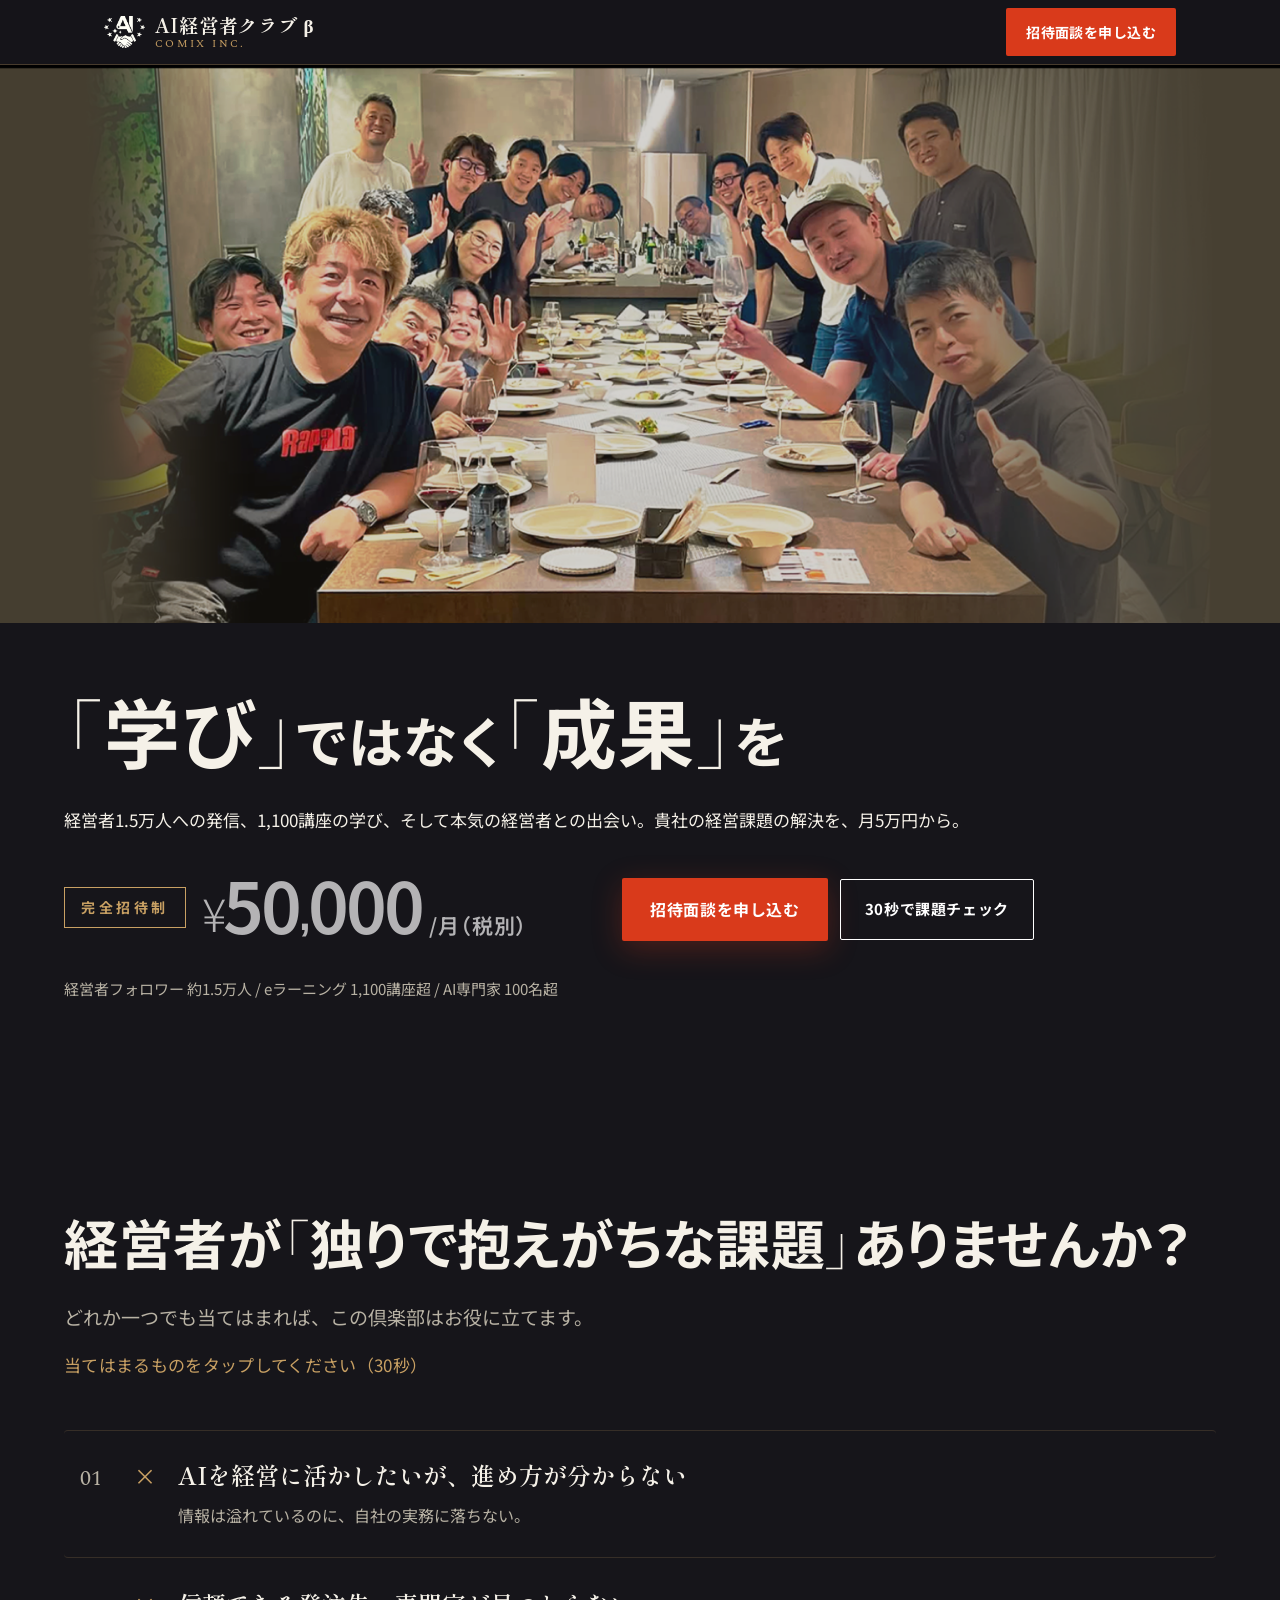
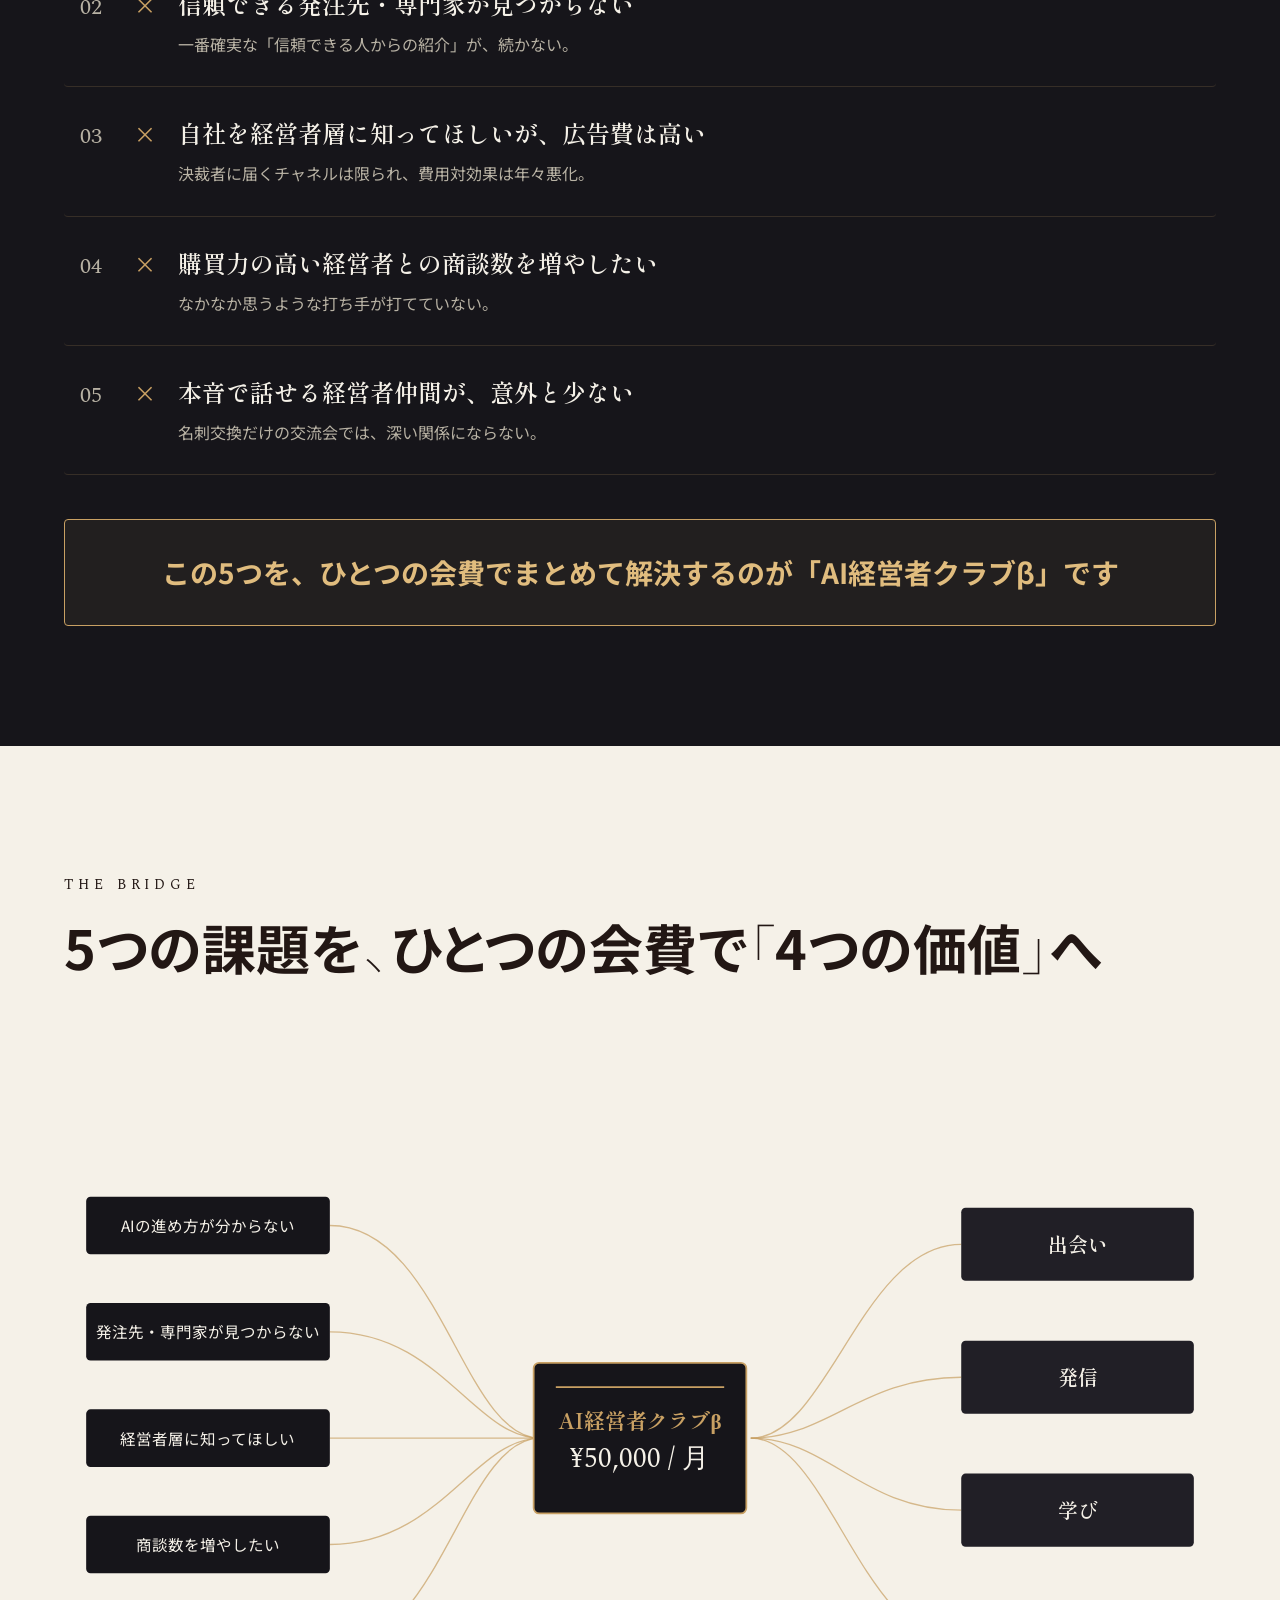
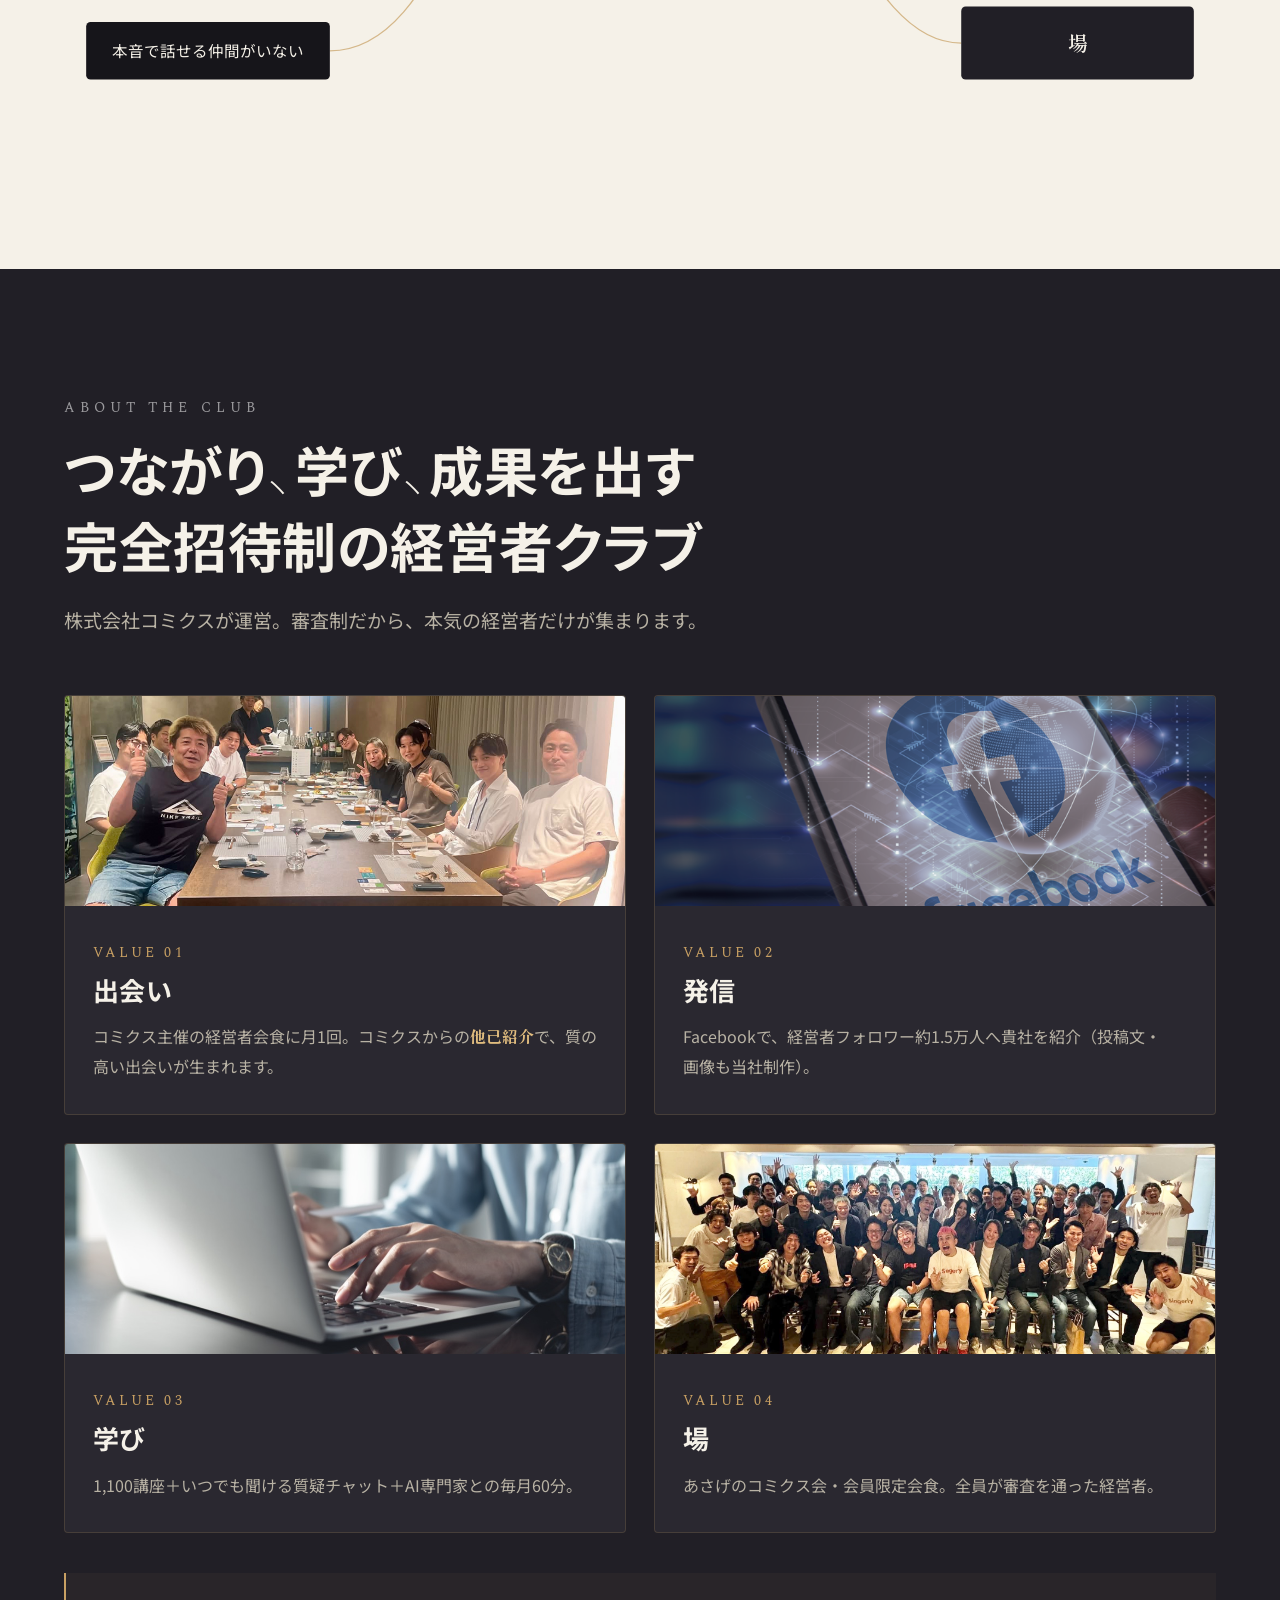
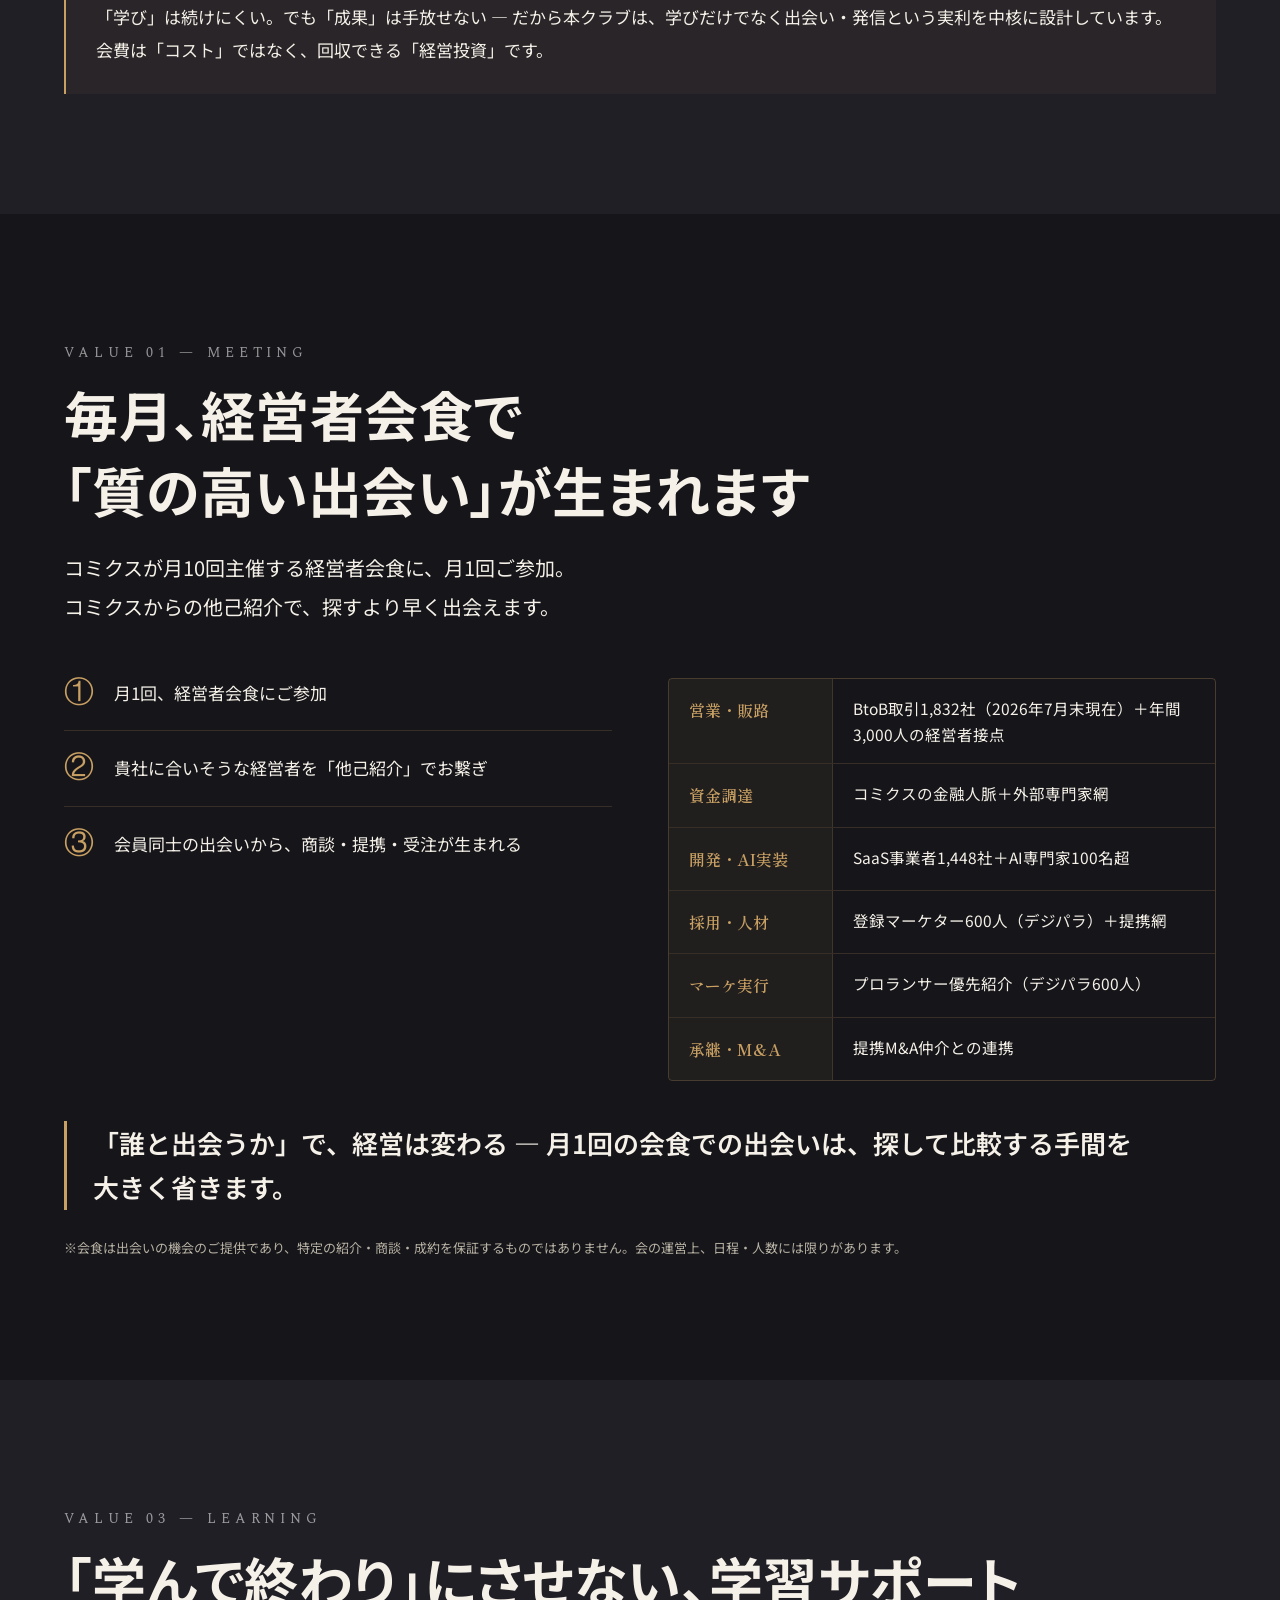
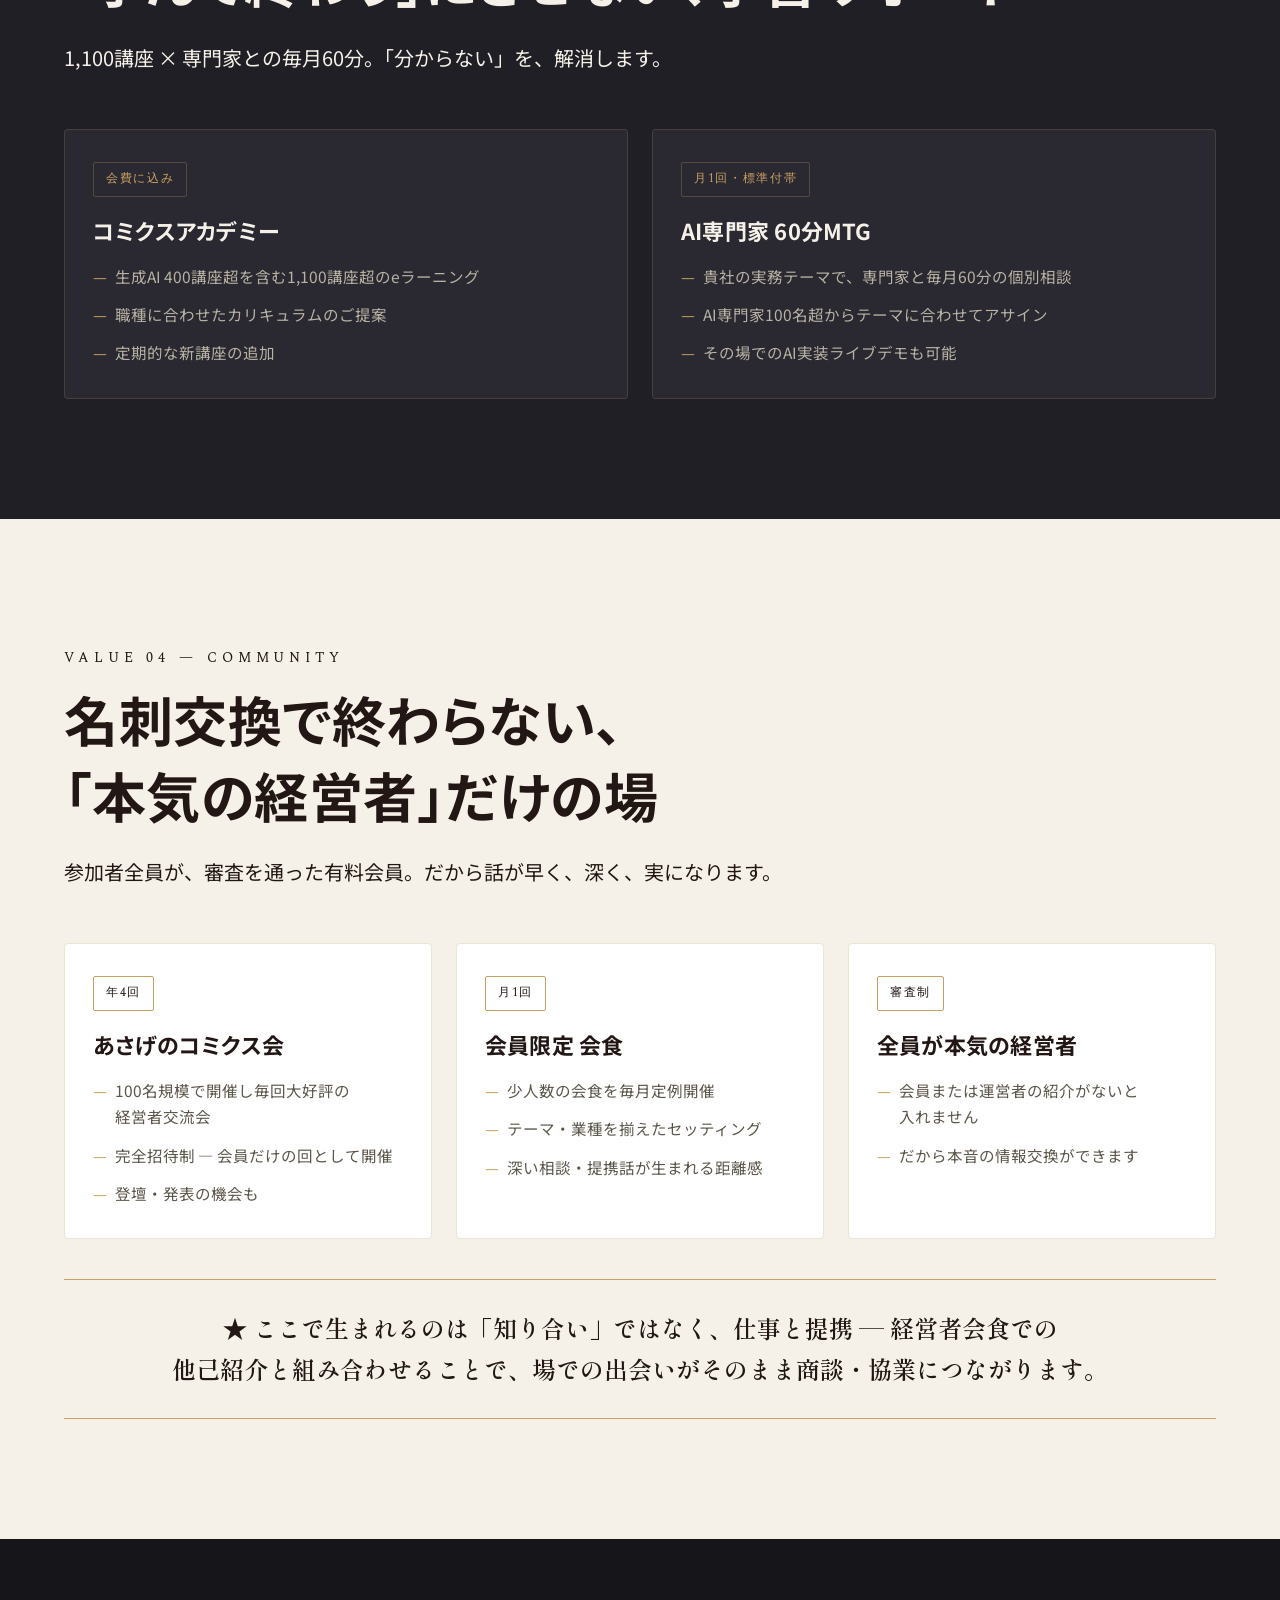
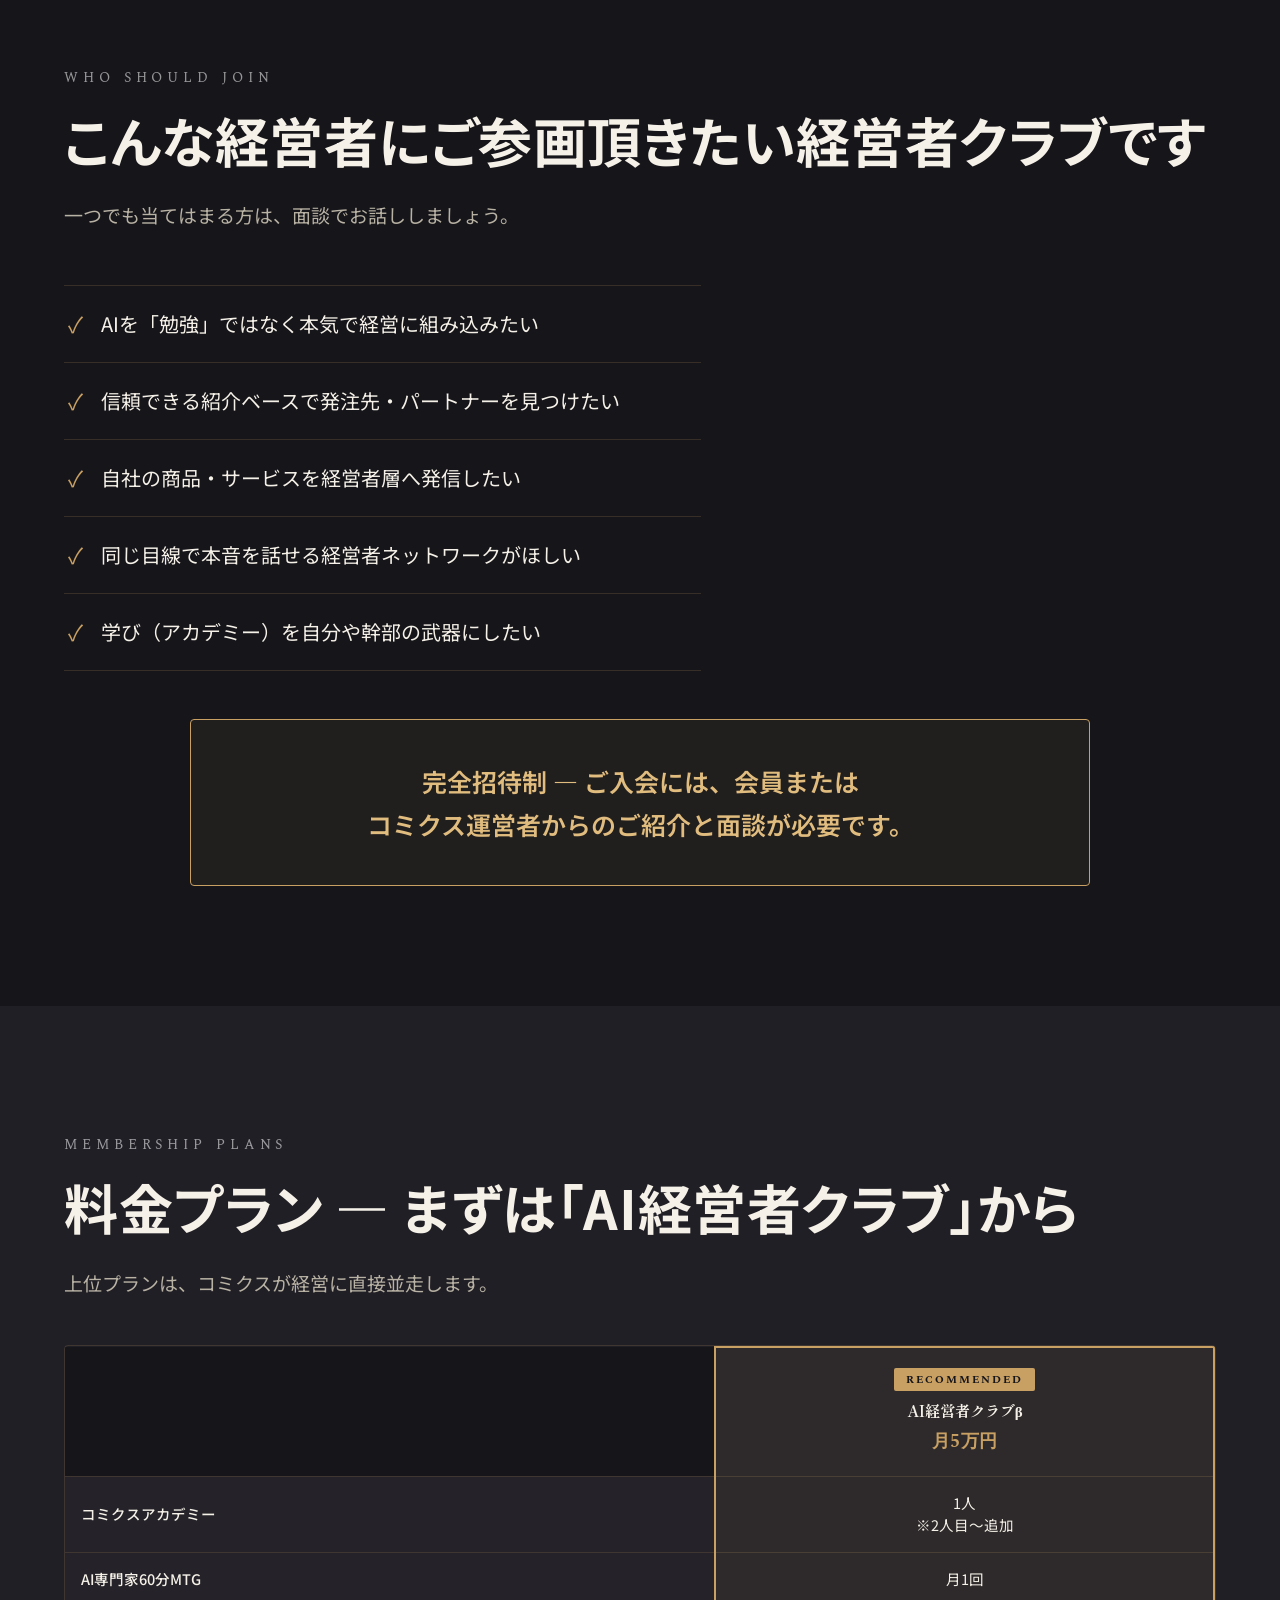
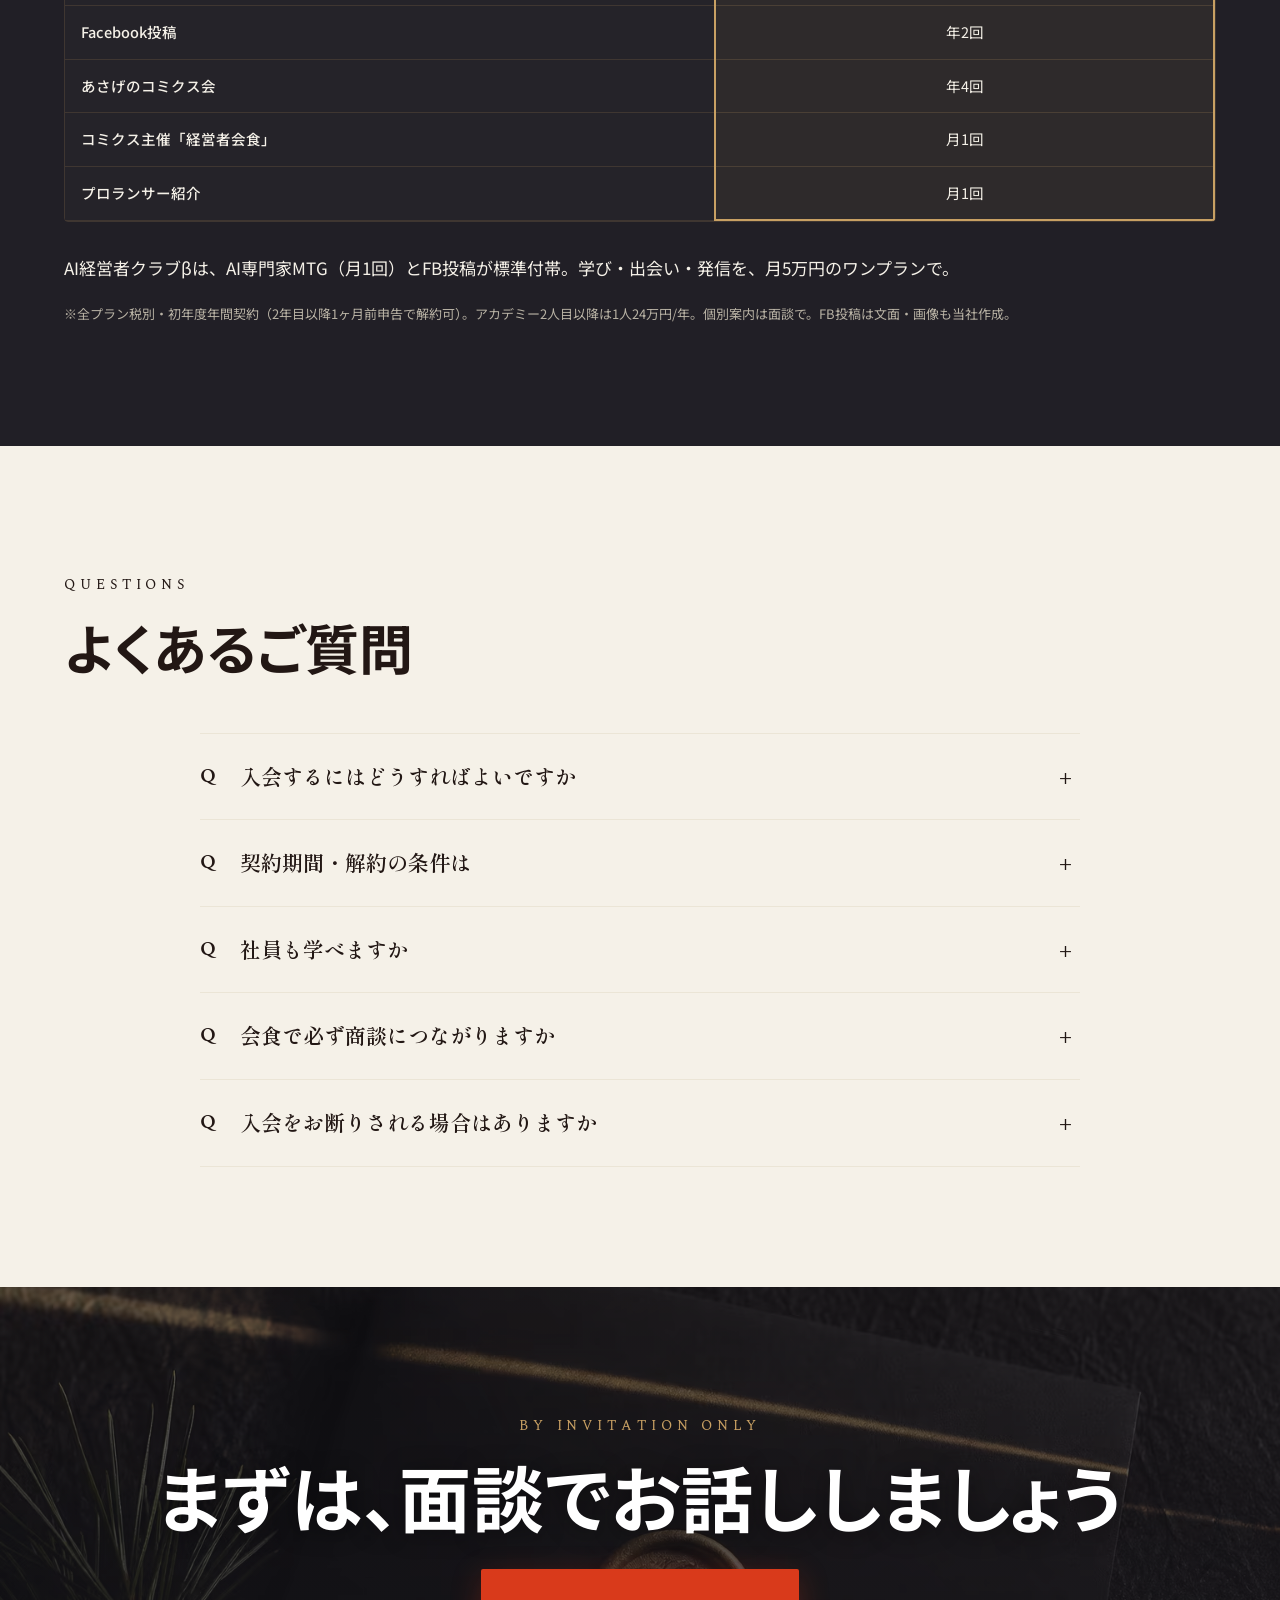
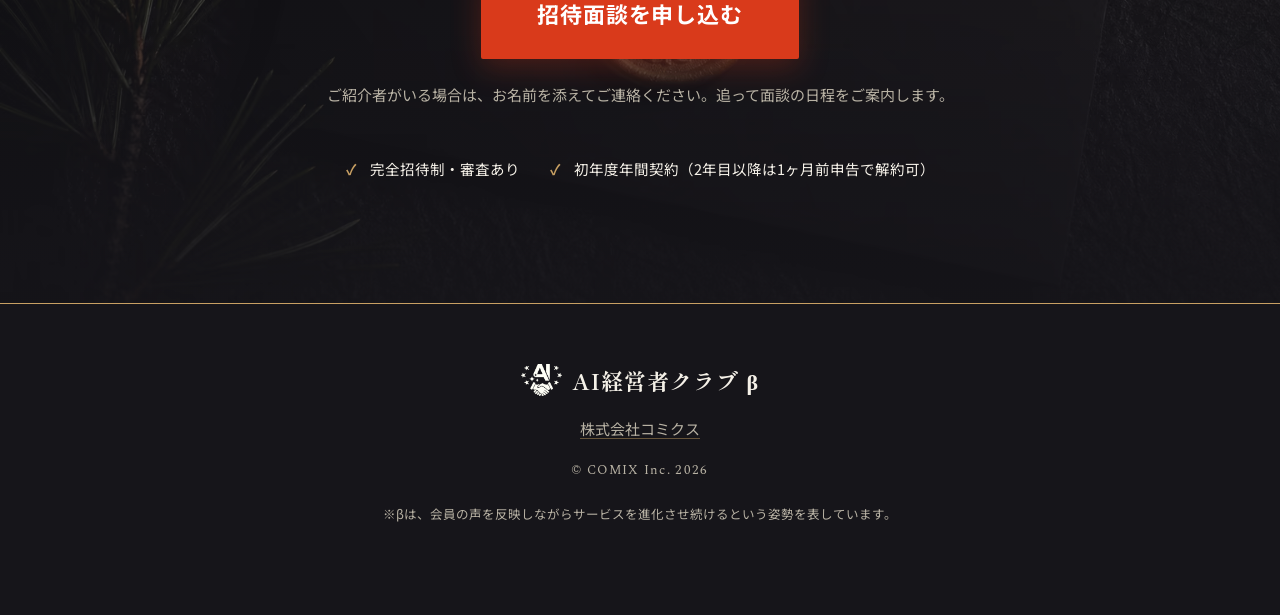
<file: index.html>
<!DOCTYPE html>
<html lang="ja">
<head>
<meta name="robots" content="noindex,nofollow">
<!-- Google Tag Manager -->
<script>(function(w,d,s,l,i){w[l]=w[l]||[];w[l].push({'gtm.start':
new Date().getTime(),event:'gtm.js'});var f=d.getElementsByTagName(s)[0],
j=d.createElement(s),dl=l!='dataLayer'?'&l='+l:'';j.async=true;j.src=
'https://www.googletagmanager.com/gtm.js?id='+i+dl;f.parentNode.insertBefore(j,f);
})(window,document,'script','dataLayer','GTM-5CRJNVT3');</script>
<!-- End Google Tag Manager -->
<meta charset="UTF-8">
<meta name="viewport" content="width=device-width, initial-scale=1.0">
<title>AI経営者クラブβ | 完全招待制・経営者のためのメンバーシップ — 株式会社コミクス</title>
<link rel="icon" href="./favicon.ico">
<meta name="description" content="完全招待制・月5万円の経営者コミュニティ「AI経営者クラブβ」。AI専門家100名超の伴走、経営者1.5万人への発信、1,100講座の学び、月1回の経営者会食。株式会社コミクス運営。">
<!-- 公開時: 仮ドメイン club.comix.co.jp を本番URLへ差し替え（canonical / og:url / og:image / JSON-LD の url） -->
<link rel="canonical" href="https://club.comix.co.jp/">
<meta property="og:title" content="AI経営者クラブβ | 完全招待制・経営者のためのメンバーシップ">
<meta property="og:description" content="発信・学び・出会いを、ひとつの会費で。完全招待制の経営者クラブ。運営：株式会社コミクス。">
<meta property="og:type" content="website">
<meta property="og:url" content="https://club.comix.co.jp/">
<meta property="og:site_name" content="AI経営者クラブβ">
<meta property="og:image" content="https://club.comix.co.jp/images/aiclub/ogp.png">
<meta property="og:image:width" content="1200">
<meta property="og:image:height" content="630">
<meta name="twitter:card" content="summary_large_image">
<link rel="preconnect" href="https://fonts.googleapis.com">
<link rel="preconnect" href="https://fonts.gstatic.com" crossorigin>
<link href="https://fonts.googleapis.com/css2?family=Cormorant+Garamond:wght@300;400;600&family=Noto+Sans+JP:wght@400;500;700&family=Shippori+Mincho:wght@600;700&family=Spectral:wght@400;500;600&display=swap" rel="stylesheet">
<link rel="preload" as="image" href="./images/aiclub/shacho31.jpg">
<link rel="stylesheet" href="./css/style.css?v=5">
<script type="application/ld+json">
{
  "@context": "https://schema.org",
  "@graph": [
    {
      "@type": "Organization",
      "@id": "https://comix.co.jp/#organization",
      "name": "株式会社コミクス",
      "alternateName": "COMIX Inc.",
      "url": "https://comix.co.jp"
    },
    {
      "@type": "WebSite",
      "@id": "https://club.comix.co.jp/#website",
      "name": "AI経営者クラブβ",
      "alternateName": ["AI経営者クラブ", "AI経営者クラブ ベータ", "AI keieisha club"],
      "url": "https://club.comix.co.jp/"
    },
    {
      "@type": "Service",
      "@id": "https://club.comix.co.jp/#service",
      "name": "AI経営者クラブβ",
      "serviceType": "経営者コミュニティ（完全招待制）",
      "provider": { "@id": "https://comix.co.jp/#organization" },
      "description": "完全招待制の経営者コミュニティ。出会い・発信・学び・場を月5万円（税別）のワンプランで提供",
      "offers": {
        "@type": "Offer",
        "price": "50000",
        "priceCurrency": "JPY",
        "description": "月額・税別。初年度年間契約"
      }
    },
    {
      "@type": "FAQPage",
      "@id": "https://club.comix.co.jp/#faq",
      "mainEntity": [
        {
          "@type": "Question",
          "name": "入会するにはどうすればよいですか",
          "acceptedAnswer": {
            "@type": "Answer",
            "text": "完全招待制です。会員またはコミクス運営者からのご紹介と面談が必要です。"
          }
        },
        {
          "@type": "Question",
          "name": "契約期間・解約の条件は",
          "acceptedAnswer": {
            "@type": "Answer",
            "text": "全プラン税別・初年度は年間契約です。2年目以降は1ヶ月前の申告で解約いただけます。"
          }
        },
        {
          "@type": "Question",
          "name": "社員も学べますか",
          "acceptedAnswer": {
            "@type": "Answer",
            "text": "コミクスアカデミーは会費に1名分が含まれます。2人目以降は1人24万円/年で追加いただけます。"
          }
        },
        {
          "@type": "Question",
          "name": "会食で必ず商談につながりますか",
          "acceptedAnswer": {
            "@type": "Answer",
            "text": "会食は出会いの機会のご提供であり、特定の紹介・商談・成約を保証するものではありません。日程・人数には限りがあります。"
          }
        },
        {
          "@type": "Question",
          "name": "入会をお断りされる場合はありますか",
          "acceptedAnswer": {
            "@type": "Answer",
            "text": "名刺集め・リスト収集だけが目的の方、売り込みだけが目的の方、他の会員への迷惑行為が懸念される方はお断りしています。場の質を守ることが、会員全員の利益だからです。"
          }
        }
      ]
    }
  ]
}
</script>
</head>
<body>
<!-- Google Tag Manager (noscript) -->
<noscript><iframe src="https://www.googletagmanager.com/ns.html?id=GTM-5CRJNVT3"
height="0" width="0" style="display:none;visibility:hidden"></iframe></noscript>
<!-- End Google Tag Manager (noscript) -->

<!-- ============ 1. HEADER ============ -->
<header class="site-header">
  <div class="header-inner">
    <a class="brand" href="#top" aria-label="AI経営者クラブβ トップへ">
      <img src="images/logo.png" alt="AI経営者クラブβ ロゴ" class="brand-logo">
      <div class="brand-text">
        <span class="b-main">AI経営者クラブ β</span>
        <span class="b-sub">COMIX Inc.</span>
      </div>
    </a>
    <a class="btn btn-mini" href="./apply.html">招待面談を申し込む</a>
  </div>
</header>

<!-- ============ 2. HERO ============ -->
<section class="hero" id="top">
  <div class="hero-img-wrap hero-el d1">
    <picture>
      <source media="(max-width:768px)" srcset="./images/aiclub/sp-hero-c.png">
      <img src="./images/aiclub/hero-new-c.png" alt="経営者会食" class="hero-img-photo">
    </picture>
  </div>
  <div class="hero-text-wrap">
    <div class="hero-inner">
      <div class="hero-main">
        <h1 class="hero-el d2"><span class="qt">「<b>学び</b>」</span><span class="h1-sub">ではなく</span><br class="sp-only"><span class="qt">「<b>成果</b>」</span><span class="h1-sub">を</span></h1>
        <p class="hero-lead hero-el d3">経営者1.5万人への発信、1,100講座の学び、そして本気の経営者との出会い。貴社の経営課題の解決を、月5万円から。</p>

        <div class="hero-bottom hero-el d4">
          <div class="hero-price-group">
            <span class="signature-badge-inline">完全招待制</span>
            <div class="spotlight">
              <span class="price"><span class="price-yen">¥</span>50<span class="price-comma">,</span>000</span><span class="unit">/月（税別）</span>
            </div>
          </div>
          <div class="hero-cta">
            <a class="btn btn-primary big" href="./apply.html">招待面談を申し込む</a>
            <a class="btn btn-ghost" href="#pain">30秒で課題チェック</a>
          </div>
          <div class="substats">
            <span>経営者フォロワー 約1.5万人</span>
            <span>eラーニング 1,100講座超</span>
            <span>AI専門家 100名超</span>
          </div>
        </div>
      </div>
    </div>
  </div>
</section>

<!-- ============ 3. PAIN STRIP ============ -->
<section class="s-ink" id="pain">
  <div class="wrap">
    <h2 class="sec-head reveal"><span>経営者が</span><span><span class="qt">「<b>独りで抱えがちな課題</b>」</span></span><span>ありませんか？</span></h2>
    <p class="sec-sub reveal">どれか一つでも当てはまれば、この倶楽部はお役に立てます。</p>
    <p class="pain-guide reveal">当てはまるものをタップしてください<span class="nb">（30秒）</span></p>

    <div class="pain-list reveal">
      <div class="pain-row" role="checkbox" aria-checked="false" tabindex="0">
        <span class="pain-no" aria-hidden="true">01</span><span class="pain-x" aria-hidden="true"></span>
        <span class="pain-txt"><strong>AIを経営に活かしたいが、進め方が分からない</strong><span>情報は溢れているのに、自社の実務に落ちない。</span></span>
      </div>
      <div class="pain-row" role="checkbox" aria-checked="false" tabindex="0">
        <span class="pain-no" aria-hidden="true">02</span><span class="pain-x" aria-hidden="true"></span>
        <span class="pain-txt"><strong>信頼できる発注先・専門家が見つからない</strong><span>一番確実な「信頼できる人からの紹介」が、続かない。</span></span>
      </div>
      <div class="pain-row" role="checkbox" aria-checked="false" tabindex="0">
        <span class="pain-no" aria-hidden="true">03</span><span class="pain-x" aria-hidden="true"></span>
        <span class="pain-txt"><strong>自社を経営者層に知ってほしいが、広告費は高い</strong><span>決裁者に届くチャネルは限られ、費用対効果は年々悪化。</span></span>
      </div>
      <div class="pain-row" role="checkbox" aria-checked="false" tabindex="0">
        <span class="pain-no" aria-hidden="true">04</span><span class="pain-x" aria-hidden="true"></span>
        <span class="pain-txt"><strong>購買力の高い経営者との商談数を増やしたい</strong><span>なかなか思うような打ち手が打てていない。</span></span>
      </div>
      <div class="pain-row" role="checkbox" aria-checked="false" tabindex="0">
        <span class="pain-no" aria-hidden="true">05</span><span class="pain-x" aria-hidden="true"></span>
        <span class="pain-txt"><strong>本音で話せる経営者仲間が、意外と少ない</strong><span>名刺交換だけの交流会では、深い関係にならない。</span></span>
      </div>
    </div>

    <div class="pain-close reveal" id="painResult" aria-live="polite" data-default="この5つを、ひとつの会費でまとめて解決するのが「AI経営者クラブβ」です">この5つを、ひとつの会費でまとめて解決するのが「AI経営者クラブβ」です</div>
  </div>
</section>

<!-- ============ 4. SOLUTION BRIDGE ============ -->
<section class="s-paper">
  <div class="wrap">
    <span class="eyebrow eyebrow--light reveal">The Bridge</span>
    <h2 class="sec-head reveal" style="text-wrap:auto;">5つの課題を<span class="qt">、</span><br class="sp-only">ひとつの会費で<br class="sp-only"><span class="nb"><span class="qt">「<b>4つの価値</b>」</span>へ</span></h2>
    <p class="sec-sub reveal">バラバラに手を打つのではなく、<br class="sp-only">月5万円のメンバーシップに集約する。<br>それが最短の解決策です。</p>

    <div class="bridge-wrap reveal">
      <!-- desktop SVG -->
      <svg class="bridge-svg" viewBox="0 0 1040 560" role="img" aria-label="5つの経営課題が、AI経営者クラブβという1枚の招待状に収束し、出会い・発信・学び・場の4つの価値へ展開する橋渡し図">
        <defs>
          <style>
            .bg-card{fill:#16151A;}
            .bg-txt{fill:#F5F1E8;font-family:'Noto Sans JP',sans-serif;font-size:14px;}
            .bg-line{stroke:#C8A063;stroke-width:1.2;fill:none;opacity:.7;}
            .bg-val{fill:#211F26;}
            .bg-valtxt{fill:#F5F1E8;font-family:'Shippori Mincho',serif;font-weight:600;font-size:18px;}
            .bg-center-line{stroke:#C8A063;stroke-width:1.5;fill:none;}
          </style>
        </defs>

        <!-- connecting lines: left -> center -->
        <path class="bg-line" d="M240,88 C340,88 360,280 430,280"/>
        <path class="bg-line" d="M240,184 C340,184 370,280 430,280"/>
        <path class="bg-line" d="M240,280 C360,280 390,280 430,280"/>
        <path class="bg-line" d="M240,376 C340,376 370,280 430,280"/>
        <path class="bg-line" d="M240,472 C340,472 360,280 430,280"/>
        <!-- center -> right -->
        <path class="bg-line" d="M620,280 C690,280 720,105 810,105"/>
        <path class="bg-line" d="M620,280 C690,280 720,225 810,225"/>
        <path class="bg-line" d="M620,280 C690,280 720,345 810,345"/>
        <path class="bg-line" d="M620,280 C690,280 720,465 810,465"/>

        <!-- left cards -->
        <g>
          <rect class="bg-card" x="20" y="62" width="220" height="52" rx="4"/><text class="bg-txt" x="130" y="94" text-anchor="middle">AIの進め方が分からない</text>
          <rect class="bg-card" x="20" y="158" width="220" height="52" rx="4"/><text class="bg-txt" x="130" y="190" text-anchor="middle">発注先・専門家が見つからない</text>
          <rect class="bg-card" x="20" y="254" width="220" height="52" rx="4"/><text class="bg-txt" x="130" y="286" text-anchor="middle">経営者層に知ってほしい</text>
          <rect class="bg-card" x="20" y="350" width="220" height="52" rx="4"/><text class="bg-txt" x="130" y="382" text-anchor="middle">商談数を増やしたい</text>
          <rect class="bg-card" x="20" y="446" width="220" height="52" rx="4"/><text class="bg-txt" x="130" y="478" text-anchor="middle">本音で話せる仲間がいない</text>
        </g>

        <!-- center invitation card -->
        <rect x="424" y="212" width="192" height="136" rx="5" fill="#16151A" stroke="#C8A063" stroke-width="1.6"/>
        <line class="bg-center-line" x1="444" y1="234" x2="596" y2="234"/>
        <text x="520" y="272" text-anchor="middle" fill="#C8A063" font-family="'Shippori Mincho',serif" font-weight="700" font-size="19">AI経営者クラブβ</text>
        <text x="520" y="306" text-anchor="middle" fill="#F5F1E8" font-family="'Spectral',serif" font-size="24">¥50,000 / 月</text>

        <!-- right values -->
        <g>
          <rect class="bg-val" x="810" y="72" width="210" height="66" rx="4"/><text class="bg-valtxt" x="915" y="112" text-anchor="middle">出会い</text>
          <rect class="bg-val" x="810" y="192" width="210" height="66" rx="4"/><text class="bg-valtxt" x="915" y="232" text-anchor="middle">発信</text>
          <rect class="bg-val" x="810" y="312" width="210" height="66" rx="4"/><text class="bg-valtxt" x="915" y="352" text-anchor="middle">学び</text>
          <rect class="bg-val" x="810" y="432" width="210" height="66" rx="4"/><text class="bg-valtxt" x="915" y="472" text-anchor="middle">場</text>
        </g>
      </svg>

      <!-- mobile vertical flow -->
      <div class="bridge-mobile">
        <div class="bm-group">
          <div class="bm-label">5つの課題</div>
          <div class="bm-card">AIの進め方が分からない</div>
          <div class="bm-card">発注先・専門家が見つからない</div>
          <div class="bm-card">経営者層に知ってほしい</div>
          <div class="bm-card">商談数を増やしたい</div>
          <div class="bm-card">本音で話せる仲間がいない</div>
        </div>
        <div class="bm-arrow">▼</div>
        <div class="bm-center"><b>AI経営者クラブβ</b>月5万円</div>
        <div class="bm-arrow">▼</div>
        <div class="bm-group">
          <div class="bm-label">4つの価値へ</div>
          <div class="bm-values">
            <div class="bm-val">出会い</div>
            <div class="bm-val">発信</div>
            <div class="bm-val">学び</div>
            <div class="bm-val">場</div>
          </div>
        </div>
      </div>
    </div>
  </div>
</section>

<!-- ============ 5. FOUR VALUE CARDS ============ -->
<section class="s-charcoal">
  <div class="wrap">
    <span class="eyebrow reveal">About the Club</span>
    <h2 class="sec-head reveal">つながり<span class="qt">、</span><br class="sp-only">学び<span class="qt">、</span>成果を出す<br class="sp-only">完全招待制の経営者クラブ</h2>
    <p class="sec-sub reveal">株式会社コミクスが運営。審査制だから、本気の経営者だけが集まります。</p>

    <div class="vcards">
      <article class="vcard reveal">
        <picture>
          <img class="vcard-img" src="./images/aiclub/x1.jpg" width="1024" height="1024" alt="出会い" loading="lazy" decoding="async">
        </picture>
        <div class="vcard-body">
          <span class="vcard-no">Value 01</span>
          <h3>出会い</h3>
          <p>コミクス主催の経営者会食に月1回。コミクスからの<span class="vcard-tag">他己紹介</span>で、質の高い出会いが生まれます。</p>
        </div>
      </article>
      <article class="vcard reveal">
        <picture>
          <img class="vcard-img" src="./images/aiclub/media-new2-compressed.png" width="1024" height="1024" alt="発信" loading="lazy" decoding="async" style="object-position:center 73%;transform:scale(1.3);">
        </picture>
        <div class="vcard-body">
          <span class="vcard-no">Value 02</span>
          <h3>発信</h3>
          <p>Facebookで、経営者フォロワー約1.5万人へ貴社を紹介（投稿文・画像も当社制作）。</p>
        </div>
      </article>
      <article class="vcard reveal">
        <picture>
          <img class="vcard-img" src="./images/aiclub/learning-new-compressed.jpg" width="1024" height="1024" alt="夜の書斎で学びに向かう静かな空間" loading="lazy" decoding="async" style="filter:saturate(.7)">
        </picture>
        <div class="vcard-body">
          <span class="vcard-no">Value 03</span>
          <h3>学び</h3>
          <p>1,100講座＋いつでも聞ける質疑チャット＋AI専門家との毎月60分。</p>
        </div>
      </article>
      <article class="vcard reveal">
        <picture>
          <img class="vcard-img" src="./images/aiclub/ba.jpg" width="1024" height="1024" alt="場" loading="lazy" decoding="async">
        </picture>
        <div class="vcard-body">
          <span class="vcard-no">Value 04</span>
          <h3>場</h3>
          <p>あさげのコミクス会・会員限定会食。全員が審査を通った経営者。</p>
        </div>
      </article>
    </div>

    <p class="after-cards-note reveal">「学び」は続けにくい。でも「成果」は手放せない — だから本クラブは、学びだけでなく出会い・発信という実利を中核に設計しています。会費は「コスト」ではなく、回収できる「経営投資」です。</p>
  </div>
</section>

<!-- ============ 6. VALUE 01 DETAIL — MEETING ============ -->
<section class="s-ink">
  <div class="wrap">
    <span class="eyebrow reveal">Value 01 — Meeting</span>
    <h2 class="sec-head reveal"><span>毎月、</span><span>経営者会食で</span><span>「質の高い出会い」が</span><span>生まれます</span></h2>
    <p class="lead-txt reveal">コミクスが月10回主催する経営者会食に、月1回ご参加。<br class="pc">コミクスからの他己紹介で、探すより早く出会えます。</p>

    <div class="two-col">
      <div class="steps reveal">
        <div class="step"><span class="step-no">①</span><p>月1回、経営者会食にご参加</p></div>
        <div class="step"><span class="step-no">②</span><p>貴社に合いそうな経営者を「他己紹介」でお繋ぎ</p></div>
        <div class="step"><span class="step-no">③</span><p>会員同士の出会いから、商談・提携・受注が生まれる</p></div>
      </div>

      <div class="rtable reveal" aria-label="紹介原資">
        <div class="rrow"><div class="rk">営業・販路</div><div class="rv">BtoB取引1,832社（2026年7月末現在）＋年間3,000人の経営者接点</div></div>
        <div class="rrow"><div class="rk">資金調達</div><div class="rv">コミクスの金融人脈＋外部専門家網</div></div>
        <div class="rrow"><div class="rk">開発・AI実装</div><div class="rv">SaaS事業者1,448社＋AI専門家100名超</div></div>
        <div class="rrow"><div class="rk">採用・人材</div><div class="rv">登録マーケター600人（デジパラ）＋提携網</div></div>
        <div class="rrow"><div class="rk">マーケ実行</div><div class="rv">プロランサー優先紹介（デジパラ600人）</div></div>
        <div class="rrow"><div class="rk">承継・M&amp;A</div><div class="rv">提携M&amp;A仲介との連携</div></div>
      </div>
    </div>

    <p class="pullquote reveal">「誰と出会うか」で、経営は変わる — 月1回の会食での出会いは、探して比較する手間を大きく省きます。</p>
    <p class="note reveal" style="margin-top:26px;">※会食は出会いの機会のご提供であり、特定の紹介・商談・成約を保証するものではありません。会の運営上、日程・人数には限りがあります。</p>
  </div>
</section>

<!-- ============ 7. VALUE 03 DETAIL — LEARNING ============ -->
<section class="s-charcoal">
  <div class="wrap">
    <span class="eyebrow reveal">Value 03 — Learning</span>
    <h2 class="sec-head reveal"><span>「学んで終わり」にさせない、</span><span>学習サポート</span></h2>
    <p class="lead-txt reveal">1,100講座 × 専門家との毎月60分。<br class="sp-only">「分からない」を、解消します。</p>

    <div class="duo">
      <article class="tcard reveal">
        <span class="tlabel">会費に込み</span>
        <h3>コミクスアカデミー</h3>
        <ul>
          <li>生成AI 400講座超を含む1,100講座超のeラーニング</li>
          <li>職種に合わせたカリキュラムのご提案</li>
          <li>定期的な新講座の追加</li>
        </ul>
      </article>
      <article class="tcard reveal">
        <span class="tlabel">月1回・標準付帯</span>
        <h3>AI専門家 60分MTG</h3>
        <ul>
          <li>貴社の実務テーマで、専門家と毎月60分の個別相談</li>
          <li>AI専門家100名超からテーマに合わせてアサイン</li>
          <li>その場でのAI実装ライブデモも可能</li>
        </ul>
      </article>
    </div>

  </div>
</section>

<!-- ============ 8. VALUE 04 — COMMUNITY (LIGHT) ============ -->

<section class="s-paper">
  <div class="wrap">
    <span class="eyebrow eyebrow--light reveal">Value 04 — Community</span>
    <h2 class="sec-head reveal"><span>名刺交換で<br class="sp-only">終わらない、</span><span>「本気の経営者」<br class="sp-only">だけの場</span></h2>
    <p class="lead-txt reveal">参加者全員が、審査を通った有料会員。だから話が早く、深く、実になります。</p>

    <div class="tri">
      <article class="tcard reveal">
        <span class="tlabel">年4回</span>
        <h3>あさげのコミクス会</h3>
        <ul>
          <li>100名規模で開催し毎回大好評の経営者交流会</li>
          <li>完全招待制 — 会員だけの回として開催</li>
          <li>登壇・発表の機会も</li>
        </ul>
      </article>
      <article class="tcard reveal">
        <span class="tlabel">月1回</span>
        <h3>会員限定 会食</h3>
        <ul>
          <li>少人数の会食を毎月定例開催</li>
          <li>テーマ・業種を揃えたセッティング</li>
          <li>深い相談・提携話が生まれる距離感</li>
        </ul>
      </article>
      <article class="tcard reveal">
        <span class="tlabel">審査制</span>
        <h3>全員が本気の経営者</h3>
        <ul>
          <li>会員または運営者の紹介がないと入れません</li>
          <li>だから本音の情報交換ができます</li>
        </ul>
      </article>
    </div>

    <p class="community-close reveal">★ ここで生まれるのは「知り合い」ではなく、仕事と提携 — 経営者会食での他己紹介と組み合わせることで、場での出会いがそのまま商談・協業につながります。</p>
  </div>
</section>

<!-- ============ 9. WHO ============ -->
<section class="s-ink">
  <div class="wrap">
    <span class="eyebrow reveal">Who Should Join</span>
    <h2 class="sec-head reveal"><span>こんな経営者に<br class="sp-only"></span><span>ご参画頂きたい<br class="sp-only">経営者クラブです</span></h2>
    <p class="sec-sub reveal">一つでも当てはまる方は、面談でお話ししましょう。</p>

    <div class="who-grid">
      <ul class="check-list reveal">
        <li><span class="check-mark">✓</span>AIを「勉強」ではなく本気で経営に組み込みたい</li>
        <li><span class="check-mark">✓</span>信頼できる紹介ベースで発注先・パートナーを見つけたい</li>
        <li><span class="check-mark">✓</span>自社の商品・サービスを経営者層へ発信したい</li>
        <li><span class="check-mark">✓</span>同じ目線で本音を話せる経営者ネットワークがほしい</li>
        <li><span class="check-mark">✓</span>学び（アカデミー）を自分や幹部の武器にしたい</li>
      </ul>

    </div>

    <div class="invite-panel reveal">完全招待制 — ご入会には、会員またはコミクス運営者からのご紹介と面談が必要です。</div>
  </div>
</section>

<!-- ============ 10. PLAN TABLE ============ -->
<section class="s-charcoal">
  <div class="wrap">
    <span class="eyebrow reveal">Membership Plans</span>
    <h2 class="sec-head reveal">料金プラン — <br class="sp-only">まずは<br class="sp-only">「AI経営者クラブ」から</h2>
    <p class="sec-sub reveal">上位プランは、コミクスが経営に直接並走します。</p>

    <div class="plan-scroll reveal">
      <div class="scroll-hint">← 横スクロールできます →</div>
      <div class="plan-tablewrap">
        <table class="plan">
          <thead>
            <tr>
              <th scope="col"></th>
              <th scope="col" class="col-reco"><span class="reco-tag">Recommended</span>AI経営者クラブβ<span class="price-s">月5万円</span></th>
            </tr>
          </thead>
          <tbody>
            <tr>
              <th scope="row">コミクスアカデミー</th>
              <td class="col-reco">1人<br>※2人目〜追加</td>
            </tr>
            <tr>
              <th scope="row">AI専門家60分MTG</th>
              <td class="col-reco">月1回</td>
            </tr>
            <tr>
              <th scope="row">Facebook投稿</th>
              <td class="col-reco">年2回</td>
            </tr>
            <tr>
              <th scope="row">あさげのコミクス会</th>
              <td class="col-reco">年4回</td>
            </tr>
            <tr>
              <th scope="row">コミクス主催「経営者会食」</th>
              <td class="col-reco">月1回</td>
            </tr>
            <tr>
              <th scope="row">プロランサー紹介</th>
              <td class="col-reco">月1回</td>
            </tr>
          </tbody>
        </table>
      </div>
    </div>

    <p class="plan-below reveal">AI経営者クラブβは、AI専門家MTG（月1回）とFB投稿が標準付帯。学び・出会い・発信を、月5万円のワンプランで。</p>
    <p class="note reveal" style="margin-top:18px;">※全プラン税別・初年度年間契約（2年目以降1ヶ月前申告で解約可）。アカデミー2人目以降は1人24万円/年。個別案内は面談で。FB投稿は文面・画像も当社作成。</p>
  </div>
</section>

<!-- ============ 12. FAQ ============ -->
<section class="s-paper">
  <div class="wrap">
    <span class="eyebrow eyebrow--light reveal">Questions</span>
    <h2 class="sec-head reveal">よくあるご質問</h2>

    <div class="faq reveal">
      <details>
        <summary>入会するにはどうすればよいですか</summary>
        <div class="faq-a">完全招待制です。会員またはコミクス運営者からのご紹介と面談が必要です。</div>
      </details>
      <details>
        <summary>契約期間・解約の条件は</summary>
        <div class="faq-a">全プラン税別・初年度は年間契約です。2年目以降は1ヶ月前の申告で解約いただけます。</div>
      </details>
      <details>
        <summary>社員も学べますか</summary>
        <div class="faq-a">コミクスアカデミーは会費に1名分が含まれます。2人目以降は1人24万円/年で追加いただけます。</div>
      </details>
      <details>
        <summary>会食で必ず商談につながりますか</summary>
        <div class="faq-a">会食は出会いの機会のご提供であり、特定の紹介・商談・成約を保証するものではありません。日程・人数には限りがあります。</div>
      </details>
      <details>
        <summary>入会をお断りされる場合はありますか</summary>
        <div class="faq-a">名刺集め・リスト収集だけが目的の方、売り込みだけが目的の方、他の会員への迷惑行為が懸念される方はお断りしています。場の質を守ることが、会員全員の利益だからです。</div>
      </details>
    </div>
  </div>
</section>

<!-- ============ 13. FINAL CTA ============ -->
<section class="final-cta" id="final-cta">
  <div class="wrap">
    <span class="eyebrow reveal">By Invitation Only</span>
    <h2 class="reveal">まずは、面談で<br class="sp">お話ししましょう</h2>
    <div class="reveal">
      <a class="btn btn-primary big" href="./apply.html">招待面談を申し込む</a>
    </div>
    <p class="fc-help reveal">ご紹介者がいる場合は、お名前を添えてご連絡ください。追って面談の日程をご案内します。</p>

    <div class="assurance reveal">
      <span>完全招待制・審査あり</span>
      <span>初年度年間契約（2年目以降は1ヶ月前申告で解約可）</span>
    </div>
  </div>
</section>

<!-- ============ 14. FOOTER ============ -->
<footer class="site-footer">
  <div class="narrow">
    <div class="f-brand"><img src="images/logo.png" alt="AI経営者クラブβ ロゴ" class="brand-logo">AI経営者クラブ β</div>
    <div class="f-co"><a href="https://www.comix.co.jp/" target="_blank" rel="noopener">株式会社コミクス</a></div>
    <div class="f-copy">© COMIX Inc. 2026</div>
    <p class="f-beta">※βは、会員の声を反映しながらサービスを進化させ続けるという姿勢を表しています。</p>
  </div>
</footer>

<!-- ============ 15. STICKY BOTTOM CTA (mobile) ============ -->
<div class="bottom-cta">
  <a class="btn btn-primary" href="./apply.html">招待面談を申し込む</a>
</div>

<script>
(function(){
  var reduce = window.matchMedia && window.matchMedia('(prefers-reduced-motion: reduce)').matches;
  var els = document.querySelectorAll('.reveal');
  if(reduce || !('IntersectionObserver' in window)){
    for(var i=0;i<els.length;i++){ els[i].classList.add('in'); }
    return;
  }
  var io = new IntersectionObserver(function(entries){
    entries.forEach(function(e){
      if(e.isIntersecting){ e.target.classList.add('in'); io.unobserve(e.target); }
    });
  }, {threshold:0.12, rootMargin:'0px 0px -8% 0px'});
  for(var j=0;j<els.length;j++){ io.observe(els[j]); }
})();

/* diagnostic self-check: interactive pain strip */
(function(){
  var rows = Array.prototype.slice.call(document.querySelectorAll('.pain-row'));
  var result = document.getElementById('painResult');
  if(!rows.length || !result){ return; }
  var defaultText = result.getAttribute('data-default') || result.textContent;

  function render(){
    var n = rows.filter(function(r){ return r.getAttribute('aria-checked') === 'true'; }).length;
    if(n === 0){
      result.textContent = defaultText;
      return;
    }
    var lines, cls;
    if(n >= 3){
      lines = ['該当 ' + n + ' 件 — 本クラブが最もお役に立てる経営者です。', 'まずは面談でお話ししましょう。'];
      cls = 'btn btn-primary big';
    } else {
      lines = ['該当 ' + n + ' 件 — その課題、ひとつの会費でまとめて解決できます。'];
      cls = 'btn btn-primary';
    }
    result.textContent = '';
    lines.forEach(function(line, i){
      if(i > 0){
        var br = document.createElement('br');
        br.className = 'pc';
        result.appendChild(br);
      }
      result.appendChild(document.createTextNode(line));
    });
    var wrap = document.createElement('div');
    wrap.className = 'pain-result-cta';
    var a = document.createElement('a');
    a.className = cls;
    a.href = './apply.html';
    a.textContent = '招待面談を申し込む';
    wrap.appendChild(a);
    result.appendChild(wrap);
  }

  function toggle(row){
    var on = row.getAttribute('aria-checked') === 'true';
    row.setAttribute('aria-checked', on ? 'false' : 'true');
    row.classList.toggle('selected', !on);
    render();
  }

  rows.forEach(function(row){
    row.addEventListener('click', function(){ toggle(row); });
    row.addEventListener('keydown', function(e){
      if(e.key === 'Enter' || e.key === ' ' || e.key === 'Spacebar'){
        e.preventDefault();
        toggle(row);
      }
    });
  });
})();
</script>

</body>
</html>
</file>
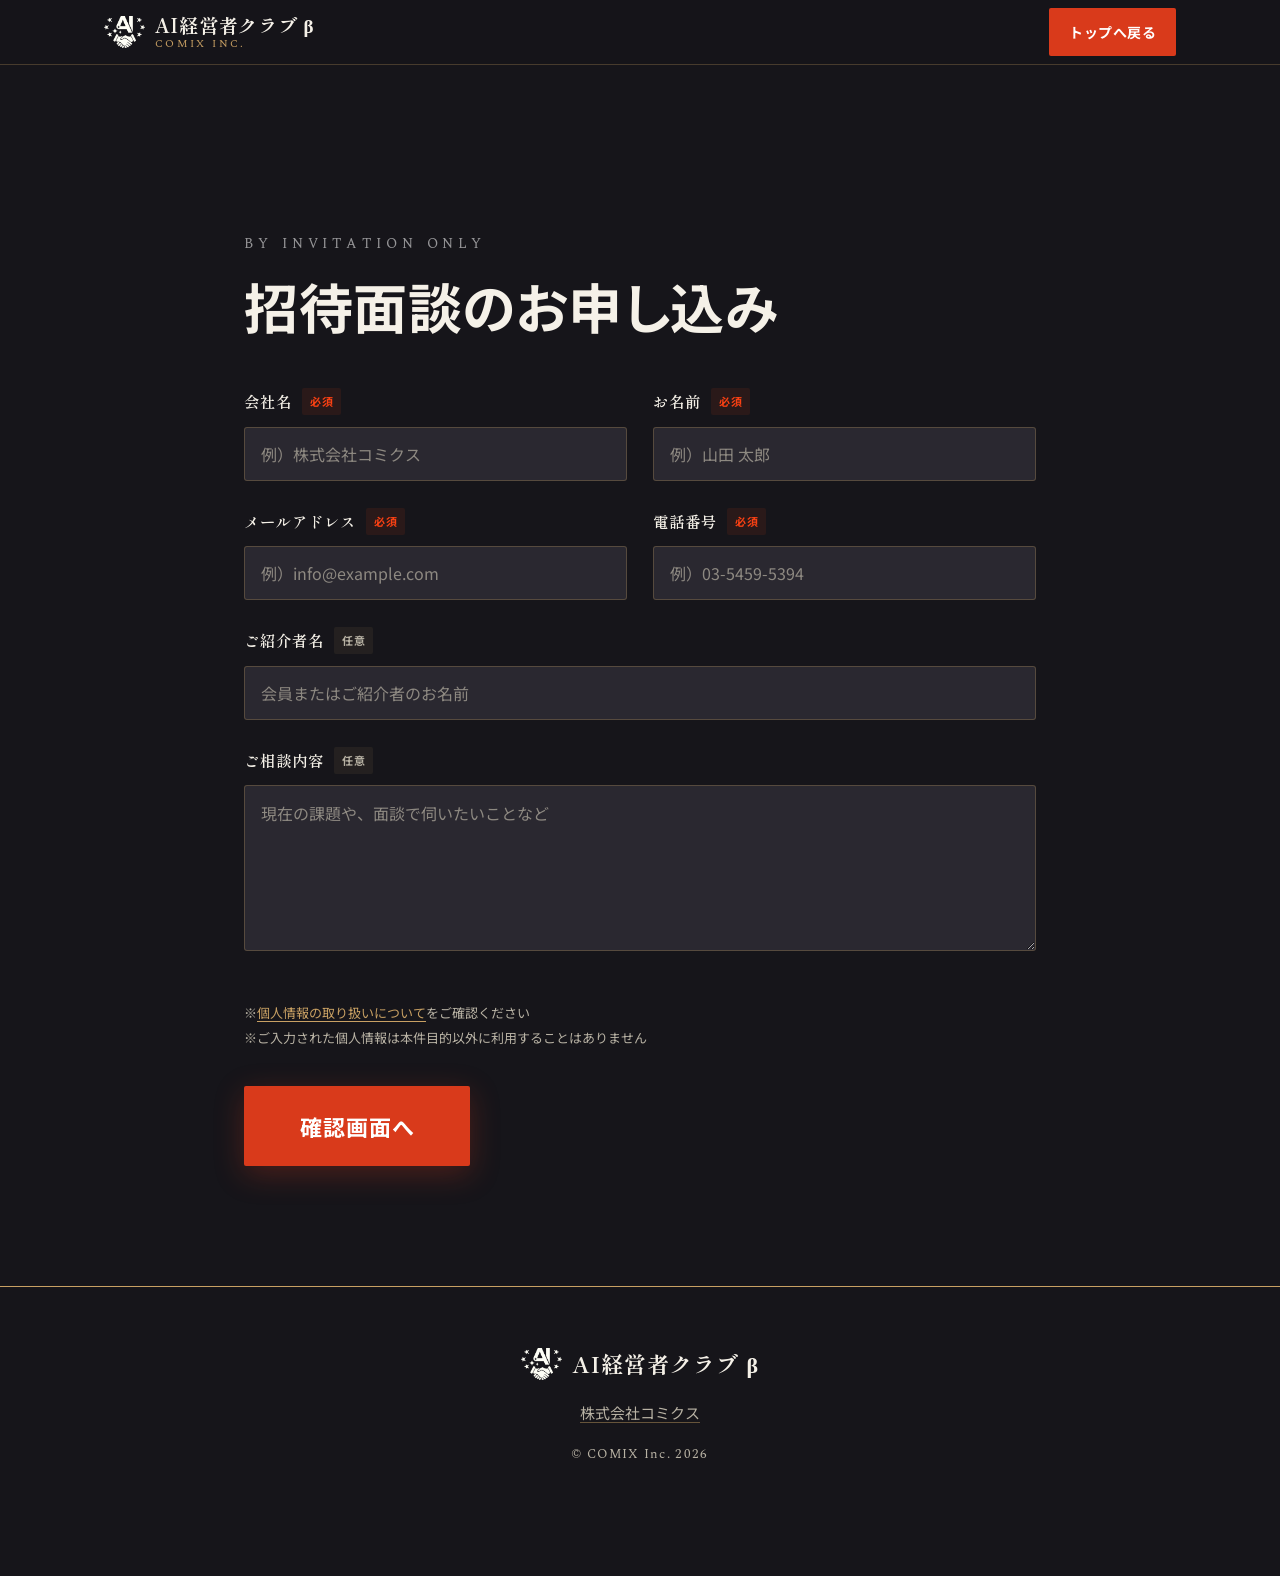
<file: apply.html>
<!DOCTYPE html>
<html lang="ja">
<head>
<meta name="robots" content="noindex,nofollow">
<!-- Google Tag Manager -->
<script>(function(w,d,s,l,i){w[l]=w[l]||[];w[l].push({'gtm.start':
new Date().getTime(),event:'gtm.js'});var f=d.getElementsByTagName(s)[0],
j=d.createElement(s),dl=l!='dataLayer'?'&l='+l:'';j.async=true;j.src=
'https://www.googletagmanager.com/gtm.js?id='+i+dl;f.parentNode.insertBefore(j,f);
})(window,document,'script','dataLayer','GTM-5CRJNVT3');</script>
<!-- End Google Tag Manager -->
<meta charset="UTF-8">
<meta name="viewport" content="width=device-width, initial-scale=1.0">
<title>招待面談のお申し込み | AI経営者クラブβ — 株式会社コミクス</title>
<link rel="icon" href="./favicon.ico">
<meta name="description" content="AI経営者クラブβへの招待面談お申し込みフォーム。完全招待制・経営者のためのメンバーシップ。株式会社コミクス運営。">
<!-- 公開時: 仮ドメイン club.comix.co.jp を本番URLへ差し替え -->
<link rel="canonical" href="https://club.comix.co.jp/apply.html">
<link rel="preconnect" href="https://fonts.googleapis.com">
<link rel="preconnect" href="https://fonts.gstatic.com" crossorigin>
<link href="https://fonts.googleapis.com/css2?family=Noto+Sans+JP:wght@400;500;700&family=Shippori+Mincho:wght@600;700&family=Spectral:wght@400;500;600&display=swap" rel="stylesheet">
<link rel="stylesheet" href="./css/style.css">
</head>
<body>
<!-- Google Tag Manager (noscript) -->
<noscript><iframe src="https://www.googletagmanager.com/ns.html?id=GTM-5CRJNVT3"
height="0" width="0" style="display:none;visibility:hidden"></iframe></noscript>
<!-- End Google Tag Manager (noscript) -->

<!-- ============ HEADER ============ -->
<header class="site-header">
  <div class="header-inner">
    <a class="brand" href="./index.html" aria-label="AI経営者クラブβ トップへ">
      <img src="images/logo.png" alt="AI経営者クラブβ ロゴ" class="brand-logo">
      <div class="brand-text">
        <span class="b-main">AI経営者クラブ β</span>
        <span class="b-sub">COMIX Inc.</span>
      </div>
    </a>
    <a class="btn btn-mini" href="./index.html">トップへ戻る</a>
  </div>
</header>

<!-- ============ APPLY FORM ============ -->
<section class="s-ink apply-section">
  <div class="narrow">
    <span class="eyebrow">By Invitation Only</span>
    <h1 class="sec-head">招待面談のお申し込み</h1>

    <form class="apply-form" id="applyForm" novalidate>
      <div class="field-row">
        <div class="field">
          <label for="f-company">会社名<span class="req">必須</span></label>
          <input type="text" id="f-company" name="company" autocomplete="organization" placeholder="例）株式会社コミクス" required>
        </div>

        <div class="field">
          <label for="f-name">お名前<span class="req">必須</span></label>
          <input type="text" id="f-name" name="name" autocomplete="name" placeholder="例）山田 太郎" required>
        </div>
      </div>

      <div class="field-row">
        <div class="field">
          <label for="f-email">メールアドレス<span class="req">必須</span></label>
          <input type="email" id="f-email" name="email" autocomplete="email" placeholder="例）info@example.com" required>
          <span class="field-error" id="email-error" style="display:none;color:#e05;font-size:13px;margin-top:4px;"></span>
        </div>
        <div class="field">
          <label for="f-tel">電話番号<span class="req">必須</span></label>
          <input type="tel" id="f-tel" name="tel" autocomplete="tel" placeholder="例）03-5459-5394" required pattern="[0-9\-\(\)\+\s]+" title="電話番号は数字・ハイフンのみで入力してください">
          <span class="field-error" id="tel-error" style="display:none;color:#e05;font-size:13px;margin-top:4px;display:none;">電話番号は数字・ハイフンのみで入力してください</span>
        </div>
      </div>

      <div class="field">
        <label for="f-referrer">ご紹介者名<span class="opt">任意</span></label>
        <input type="text" id="f-referrer" name="referrer" placeholder="会員またはご紹介者のお名前">
      </div>

      <div class="field">
        <label for="f-message">ご相談内容<span class="opt">任意</span></label>
        <textarea id="f-message" name="message" rows="5" placeholder="現在の課題や、面談で伺いたいことなど"></textarea>
      </div>

      <p class="privacy-note">※<a href="https://www.comix.co.jp/handling-of-personal-information/" target="_blank" rel="noopener" style="text-decoration:underline;text-underline-offset:3px;">個人情報の取り扱いについて</a>をご確認ください<br>※ご入力された個人情報は本件目的以外に利用することはありません</p>
      <button type="submit" class="btn btn-primary big apply-submit">確認画面へ</button>
    </form>
  </div>
</section>

<!-- ============ FOOTER ============ -->
<footer class="site-footer">
  <div class="narrow">
    <div class="f-brand"><img src="images/logo.png" alt="AI経営者クラブβ ロゴ" class="brand-logo">AI経営者クラブ β</div>
    <div class="f-co"><a href="https://www.comix.co.jp/" target="_blank" rel="noopener">株式会社コミクス</a></div>
    <div class="f-copy">© COMIX Inc. 2026</div>
  </div>
</footer>

<script>
(function(){
  var form = document.getElementById('applyForm');
  if(!form){ return; }

  var emailInput = document.getElementById('f-email');
  var emailError = document.getElementById('email-error');
  function validateEmail(){
    var val = emailInput.value;
    if(/[^\x00-\x7F]/.test(val)){
      emailError.textContent = 'メールアドレスに日本語は使用できません';
      emailError.style.display = 'block';
      emailInput.setCustomValidity('invalid');
    } else {
      emailError.style.display = 'none';
      emailInput.setCustomValidity('');
    }
  }
  emailInput.addEventListener('input', validateEmail);

  form.addEventListener('submit', function(e){
    e.preventDefault();
    validateEmail();
    if(typeof form.reportValidity === 'function' && !form.reportValidity()){
      return;
    }

    var v = function(id){ return (document.getElementById(id).value || '').trim(); };
    sessionStorage.setItem('aikc_form', JSON.stringify({
      company:  v('f-company'),
      name:     v('f-name'),
      email:    v('f-email'),
      tel:      v('f-tel'),
      referrer: v('f-referrer'),
      message:  v('f-message')
    }));

    window.location.href = './confirm.html';
  });
})();
</script>

</body>
</html>
</file>
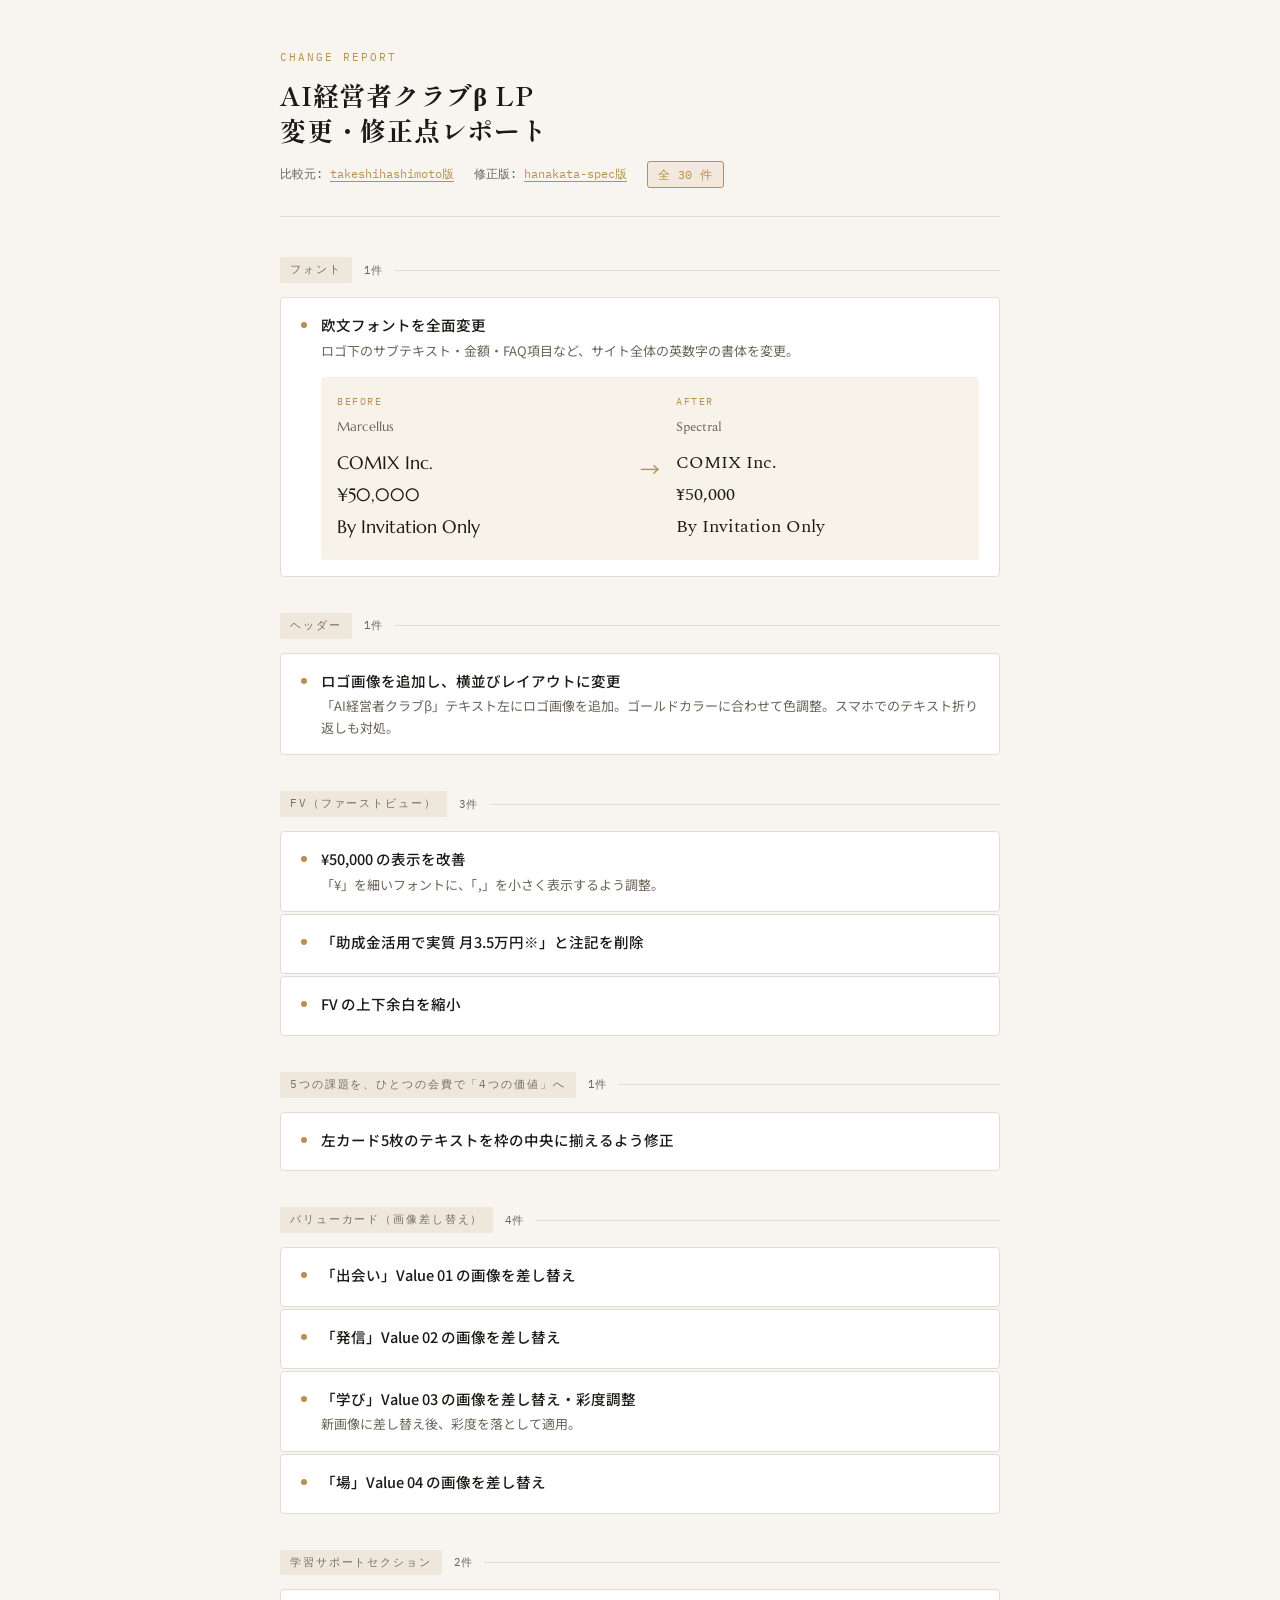
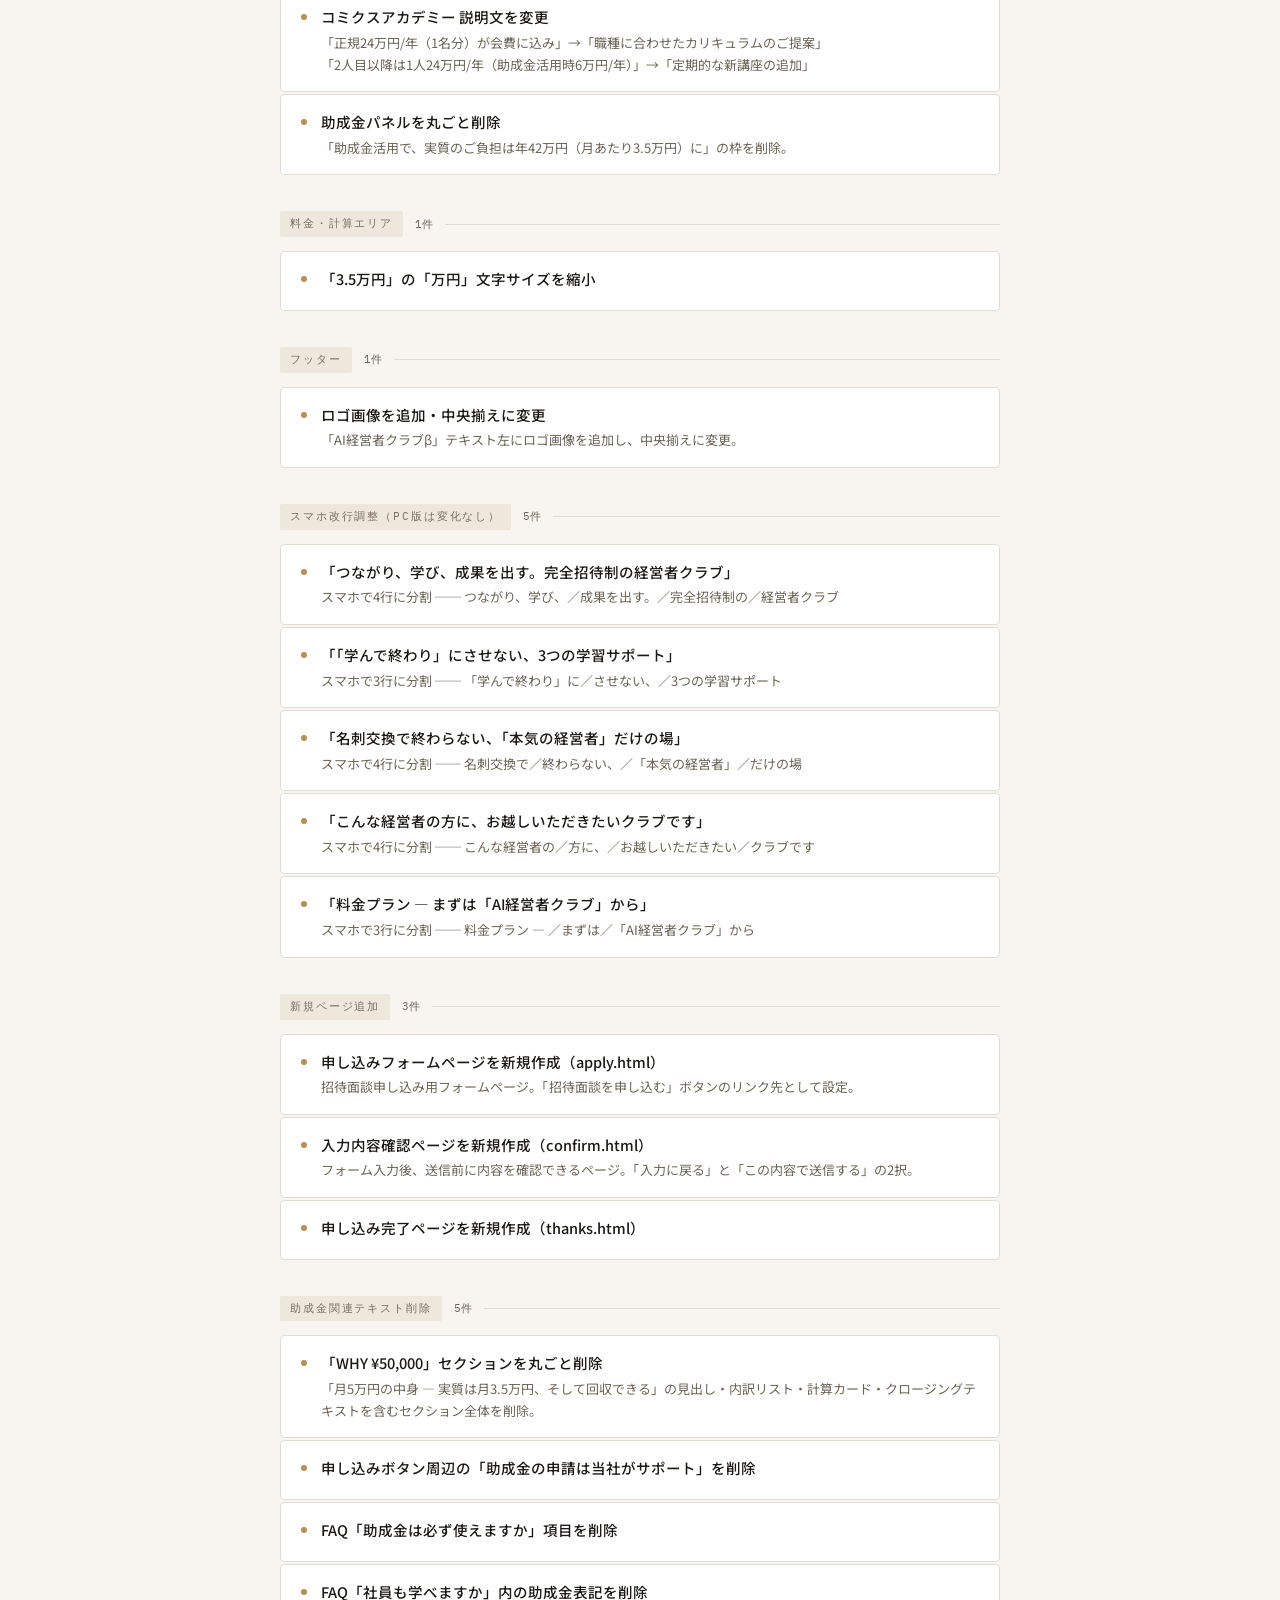
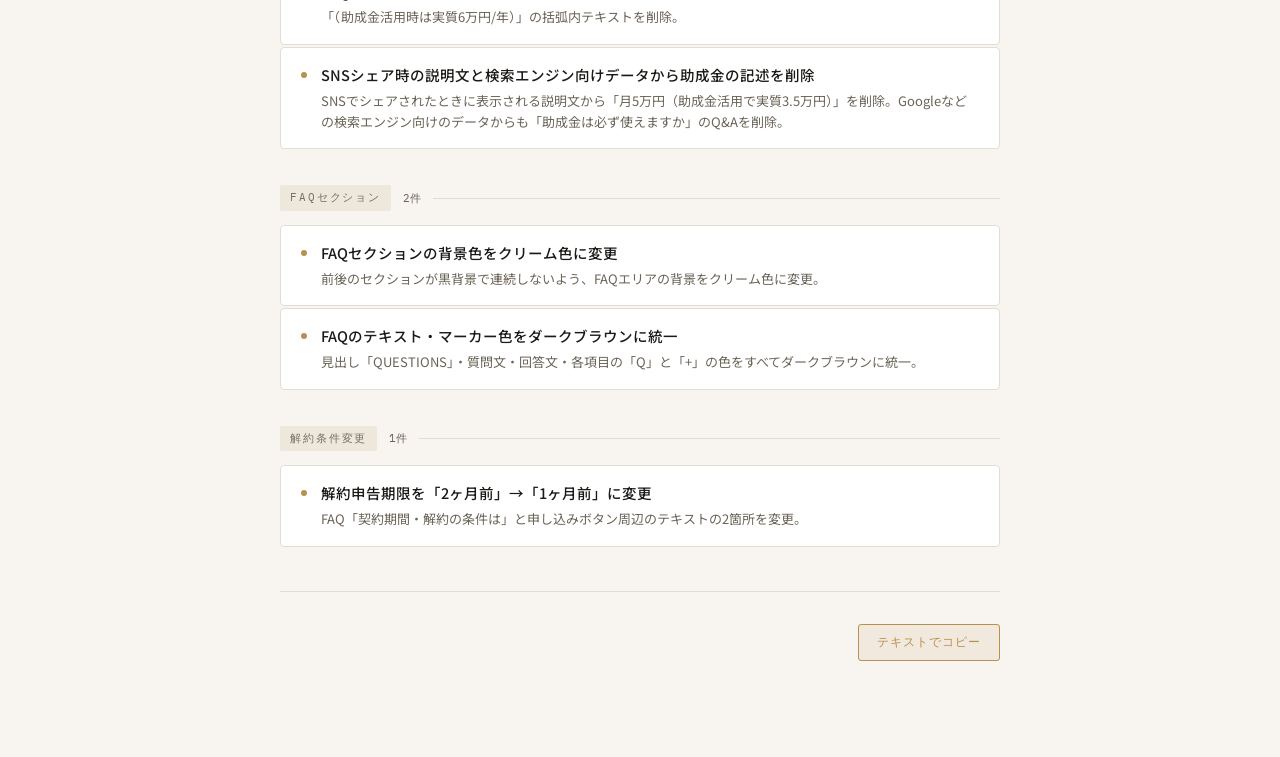
<file: changelog.html>
<!DOCTYPE html>
<html lang="ja">
<head>
<meta charset="UTF-8">
<meta name="viewport" content="width=device-width, initial-scale=1.0">
<meta name="robots" content="noindex,nofollow">
<title>LP変更報告 | AI経営者クラブβ</title>
<link rel="icon" href="./favicon.ico">
<link rel="preconnect" href="https://fonts.googleapis.com">
<link rel="preconnect" href="https://fonts.gstatic.com" crossorigin>
<link href="https://fonts.googleapis.com/css2?family=IBM+Plex+Mono:wght@400;500&family=Marcellus&family=Noto+Sans+JP:wght@400;500&family=Shippori+Mincho:wght@600;700&family=Spectral:wght@400;500;600&display=swap" rel="stylesheet">
<style>
:root {
  --bg:       #F8F5F0;
  --bg-card:  #FFFFFF;
  --ink:      #1C1A17;
  --ink-sub:  #6B6458;
  --gold:     #B89050;
  --gold-dim: rgba(184,144,80,.12);
  --border:   #E2DDD4;
  --tag-bg:   #EDE7DC;
  --tag-ink:  #7A6E60;
  --mono:     'IBM Plex Mono', monospace;
  --serif:    'Shippori Mincho', serif;
  --sans:     'Noto Sans JP', sans-serif;
}
@media (prefers-color-scheme: dark) {
  :root:not([data-theme="light"]) {
    --bg:       #18161A;
    --bg-card:  #211F23;
    --ink:      #EDE8DF;
    --ink-sub:  #8B8278;
    --gold:     #C8A063;
    --gold-dim: rgba(200,160,99,.10);
    --border:   #302C28;
    --tag-bg:   #272420;
    --tag-ink:  #9A9080;
  }
}
*, *::before, *::after { box-sizing: border-box; margin: 0; padding: 0; }
html { font-size: 16px; -webkit-text-size-adjust: 100%; }
body {
  font-family: var(--sans);
  background: var(--bg);
  color: var(--ink);
  line-height: 1.7;
  min-height: 100vh;
  padding: 48px 24px 96px;
}
.wrap { max-width: 720px; margin: 0 auto; }
.page-header { border-bottom: 1px solid var(--border); padding-bottom: 28px; margin-bottom: 40px; }
.page-header .eyebrow { font-family: var(--mono); font-size: 11px; letter-spacing: .18em; text-transform: uppercase; color: var(--gold); margin-bottom: 10px; }
.page-header h1 { font-family: var(--serif); font-weight: 700; font-size: 26px; color: var(--ink); letter-spacing: .03em; line-height: 1.35; text-wrap: balance; margin-bottom: 14px; }
.meta-row { display: flex; flex-wrap: wrap; gap: 10px 20px; align-items: center; font-family: var(--mono); font-size: 12px; color: var(--ink-sub); }
.meta-row a { color: var(--gold); text-decoration: underline; text-underline-offset: 3px; }
.count-badge { background: var(--gold-dim); color: var(--gold); border: 1px solid var(--gold); border-radius: 3px; padding: 3px 10px; font-size: 11.5px; letter-spacing: .04em; }
.group { margin-bottom: 36px; }
.group-header { display: flex; align-items: center; gap: 12px; margin-bottom: 14px; }
.group-label { font-family: var(--mono); font-size: 10.5px; letter-spacing: .18em; text-transform: uppercase; color: var(--tag-ink); background: var(--tag-bg); padding: 4px 10px; border-radius: 2px; white-space: nowrap; }
.group-count { font-family: var(--mono); font-size: 11px; color: var(--ink-sub); }
.group-divider { flex: 1; height: 1px; background: var(--border); }
.item-list { display: flex; flex-direction: column; gap: 2px; }
.item { background: var(--bg-card); border: 1px solid var(--border); border-radius: 4px; padding: 16px 20px; display: grid; grid-template-columns: auto 1fr; gap: 14px; align-items: start; }
.item-bullet { width: 6px; height: 6px; border-radius: 50%; background: var(--gold); margin-top: 8px; flex-shrink: 0; }
.item-title { font-weight: 500; font-size: 14.5px; color: var(--ink); line-height: 1.5; margin-bottom: 4px; }
.item-detail { font-size: 13px; color: var(--ink-sub); line-height: 1.65; }
.copy-wrap { margin-top: 44px; padding-top: 32px; border-top: 1px solid var(--border); display: flex; justify-content: flex-end; }
.btn-copy { font-family: var(--mono); font-size: 12px; letter-spacing: .08em; color: var(--gold); background: var(--gold-dim); border: 1px solid var(--gold); border-radius: 3px; padding: 9px 18px; cursor: pointer; transition: background .2s ease, color .2s ease; }
.btn-copy:hover { background: var(--gold); color: var(--bg); }
.btn-copy:focus-visible { outline: 2px solid var(--gold); outline-offset: 2px; }
@media (max-width: 480px) {
  body { padding: 32px 16px 72px; }
  .page-header h1 { font-size: 21px; }
  .item { padding: 14px 16px; gap: 12px; }
  .group-label { white-space: normal; }
}
@media (prefers-reduced-motion: reduce) { .btn-copy { transition: none; } }
.font-compare { display:flex; align-items:center; gap:16px; margin-top:16px; padding:16px; background:var(--gold-dim); border-radius:4px; }
.font-col { flex:1; }
.font-label { font-family:var(--mono); font-size:10px; letter-spacing:.15em; text-transform:uppercase; color:var(--gold); margin-bottom:6px; }
.font-name { font-size:13px; color:var(--ink-sub); margin-bottom:8px; }
.font-sample { font-size:18px; line-height:1.8; color:var(--ink); }
.before-font { font-family:'Marcellus',serif; }
.after-font { font-family:'Spectral',serif; }
.font-arrow { font-size:20px; color:var(--gold); flex-shrink:0; }
@media(max-width:480px){ .font-compare{ flex-direction:column; gap:12px; } .font-arrow{ transform:rotate(90deg); } }
</style>
</head>
<body>

<div class="wrap">

  <header class="page-header">
    <p class="eyebrow">Change Report</p>
    <h1>AI経営者クラブβ LP<br>変更・修正点レポート</h1>
    <div class="meta-row">
      <span>比較元: <a href="https://takeshihashimoto.github.io/aikc-lp-preview-zrvxg2/" target="_blank" rel="noopener">takeshihashimoto版</a></span>
      <span>修正版: <a href="https://hanakata-spec.github.io/aikc-lp/" target="_blank" rel="noopener">hanakata-spec版</a></span>
      <span class="count-badge">全 30 件</span>
    </div>
  </header>

  <div class="group">
    <div class="group-header">
      <span class="group-label">フォント</span>
      <span class="group-count">1件</span>
      <div class="group-divider"></div>
    </div>
    <div class="item-list">
      <div class="item">
        <div class="item-bullet"></div>
        <div class="item-body">
          <div class="item-title">欧文フォントを全面変更</div>
          <div class="item-detail">ロゴ下のサブテキスト・金額・FAQ項目など、サイト全体の英数字の書体を変更。</div>
          <div class="font-compare">
            <div class="font-col">
              <div class="font-label">Before</div>
              <div class="font-name" style="font-family:'Marcellus',serif;">Marcellus</div>
              <div class="font-sample before-font">COMIX Inc.<br>¥50,000<br>By Invitation Only</div>
            </div>
            <div class="font-arrow">→</div>
            <div class="font-col">
              <div class="font-label">After</div>
              <div class="font-name" style="font-family:'Spectral',serif;">Spectral</div>
              <div class="font-sample after-font">COMIX Inc.<br>¥50,000<br>By Invitation Only</div>
            </div>
          </div>
        </div>
      </div>
    </div>
  </div>

  <div class="group">
    <div class="group-header">
      <span class="group-label">ヘッダー</span>
      <span class="group-count">1件</span>
      <div class="group-divider"></div>
    </div>
    <div class="item-list">
      <div class="item">
        <div class="item-bullet"></div>
        <div class="item-body">
          <div class="item-title">ロゴ画像を追加し、横並びレイアウトに変更</div>
          <div class="item-detail">「AI経営者クラブβ」テキスト左にロゴ画像を追加。ゴールドカラーに合わせて色調整。スマホでのテキスト折り返しも対処。</div>
        </div>
      </div>
    </div>
  </div>

  <div class="group">
    <div class="group-header">
      <span class="group-label">FV（ファーストビュー）</span>
      <span class="group-count">3件</span>
      <div class="group-divider"></div>
    </div>
    <div class="item-list">
      <div class="item">
        <div class="item-bullet"></div>
        <div class="item-body">
          <div class="item-title">¥50,000 の表示を改善</div>
          <div class="item-detail">「¥」を細いフォントに、「,」を小さく表示するよう調整。</div>
        </div>
      </div>
      <div class="item">
        <div class="item-bullet"></div>
        <div class="item-body">
          <div class="item-title">「助成金活用で実質 月3.5万円※」と注記を削除</div>
        </div>
      </div>
      <div class="item">
        <div class="item-bullet"></div>
        <div class="item-body">
          <div class="item-title">FV の上下余白を縮小</div>
        </div>
      </div>
    </div>
  </div>

  <div class="group">
    <div class="group-header">
      <span class="group-label">5つの課題を、ひとつの会費で「4つの価値」へ</span>
      <span class="group-count">1件</span>
      <div class="group-divider"></div>
    </div>
    <div class="item-list">
      <div class="item">
        <div class="item-bullet"></div>
        <div class="item-body">
          <div class="item-title">左カード5枚のテキストを枠の中央に揃えるよう修正</div>
        </div>
      </div>
    </div>
  </div>

  <div class="group">
    <div class="group-header">
      <span class="group-label">バリューカード（画像差し替え）</span>
      <span class="group-count">4件</span>
      <div class="group-divider"></div>
    </div>
    <div class="item-list">
      <div class="item">
        <div class="item-bullet"></div>
        <div class="item-body">
          <div class="item-title">「出会い」Value 01 の画像を差し替え</div>
        </div>
      </div>
      <div class="item">
        <div class="item-bullet"></div>
        <div class="item-body">
          <div class="item-title">「発信」Value 02 の画像を差し替え</div>
        </div>
      </div>
      <div class="item">
        <div class="item-bullet"></div>
        <div class="item-body">
          <div class="item-title">「学び」Value 03 の画像を差し替え・彩度調整</div>
          <div class="item-detail">新画像に差し替え後、彩度を落として適用。</div>
        </div>
      </div>
      <div class="item">
        <div class="item-bullet"></div>
        <div class="item-body">
          <div class="item-title">「場」Value 04 の画像を差し替え</div>
        </div>
      </div>
    </div>
  </div>

  <div class="group">
    <div class="group-header">
      <span class="group-label">学習サポートセクション</span>
      <span class="group-count">2件</span>
      <div class="group-divider"></div>
    </div>
    <div class="item-list">
      <div class="item">
        <div class="item-bullet"></div>
        <div class="item-body">
          <div class="item-title">コミクスアカデミー 説明文を変更</div>
          <div class="item-detail">「正規24万円/年（1名分）が会費に込み」→「職種に合わせたカリキュラムのご提案」<br>「2人目以降は1人24万円/年（助成金活用時6万円/年）」→「定期的な新講座の追加」</div>
        </div>
      </div>
      <div class="item">
        <div class="item-bullet"></div>
        <div class="item-body">
          <div class="item-title">助成金パネルを丸ごと削除</div>
          <div class="item-detail">「助成金活用で、実質のご負担は年42万円（月あたり3.5万円）に」の枠を削除。</div>
        </div>
      </div>
    </div>
  </div>

  <div class="group">
    <div class="group-header">
      <span class="group-label">料金・計算エリア</span>
      <span class="group-count">1件</span>
      <div class="group-divider"></div>
    </div>
    <div class="item-list">
      <div class="item">
        <div class="item-bullet"></div>
        <div class="item-body">
          <div class="item-title">「3.5万円」の「万円」文字サイズを縮小</div>
        </div>
      </div>
    </div>
  </div>

  <div class="group">
    <div class="group-header">
      <span class="group-label">フッター</span>
      <span class="group-count">1件</span>
      <div class="group-divider"></div>
    </div>
    <div class="item-list">
      <div class="item">
        <div class="item-bullet"></div>
        <div class="item-body">
          <div class="item-title">ロゴ画像を追加・中央揃えに変更</div>
          <div class="item-detail">「AI経営者クラブβ」テキスト左にロゴ画像を追加し、中央揃えに変更。</div>
        </div>
      </div>
    </div>
  </div>

  <div class="group">
    <div class="group-header">
      <span class="group-label">スマホ改行調整（PC版は変化なし）</span>
      <span class="group-count">5件</span>
      <div class="group-divider"></div>
    </div>
    <div class="item-list">
      <div class="item">
        <div class="item-bullet"></div>
        <div class="item-body">
          <div class="item-title">「つながり、学び、成果を出す。完全招待制の経営者クラブ」</div>
          <div class="item-detail">スマホで4行に分割 ── つながり、学び、／成果を出す。／完全招待制の／経営者クラブ</div>
        </div>
      </div>
      <div class="item">
        <div class="item-bullet"></div>
        <div class="item-body">
          <div class="item-title">「「学んで終わり」にさせない、3つの学習サポート」</div>
          <div class="item-detail">スマホで3行に分割 ── 「学んで終わり」に／させない、／3つの学習サポート</div>
        </div>
      </div>
      <div class="item">
        <div class="item-bullet"></div>
        <div class="item-body">
          <div class="item-title">「名刺交換で終わらない、「本気の経営者」だけの場」</div>
          <div class="item-detail">スマホで4行に分割 ── 名刺交換で／終わらない、／「本気の経営者」／だけの場</div>
        </div>
      </div>
      <div class="item">
        <div class="item-bullet"></div>
        <div class="item-body">
          <div class="item-title">「こんな経営者の方に、お越しいただきたいクラブです」</div>
          <div class="item-detail">スマホで4行に分割 ── こんな経営者の／方に、／お越しいただきたい／クラブです</div>
        </div>
      </div>
      <div class="item">
        <div class="item-bullet"></div>
        <div class="item-body">
          <div class="item-title">「料金プラン — まずは「AI経営者クラブ」から」</div>
          <div class="item-detail">スマホで3行に分割 ── 料金プラン — ／まずは／「AI経営者クラブ」から</div>
        </div>
      </div>
    </div>
  </div>

  <div class="group">
    <div class="group-header">
      <span class="group-label">新規ページ追加</span>
      <span class="group-count">3件</span>
      <div class="group-divider"></div>
    </div>
    <div class="item-list">
      <div class="item">
        <div class="item-bullet"></div>
        <div class="item-body">
          <div class="item-title">申し込みフォームページを新規作成（apply.html）</div>
          <div class="item-detail">招待面談申し込み用フォームページ。「招待面談を申し込む」ボタンのリンク先として設定。</div>
        </div>
      </div>
      <div class="item">
        <div class="item-bullet"></div>
        <div class="item-body">
          <div class="item-title">入力内容確認ページを新規作成（confirm.html）</div>
          <div class="item-detail">フォーム入力後、送信前に内容を確認できるページ。「入力に戻る」と「この内容で送信する」の2択。</div>
        </div>
      </div>
      <div class="item">
        <div class="item-bullet"></div>
        <div class="item-body">
          <div class="item-title">申し込み完了ページを新規作成（thanks.html）</div>
        </div>
      </div>
    </div>
  </div>

  <div class="group">
    <div class="group-header">
      <span class="group-label">助成金関連テキスト削除</span>
      <span class="group-count">5件</span>
      <div class="group-divider"></div>
    </div>
    <div class="item-list">
      <div class="item">
        <div class="item-bullet"></div>
        <div class="item-body">
          <div class="item-title">「WHY ¥50,000」セクションを丸ごと削除</div>
          <div class="item-detail">「月5万円の中身 — 実質は月3.5万円、そして回収できる」の見出し・内訳リスト・計算カード・クロージングテキストを含むセクション全体を削除。</div>
        </div>
      </div>
      <div class="item">
        <div class="item-bullet"></div>
        <div class="item-body">
          <div class="item-title">申し込みボタン周辺の「助成金の申請は当社がサポート」を削除</div>
        </div>
      </div>
      <div class="item">
        <div class="item-bullet"></div>
        <div class="item-body">
          <div class="item-title">FAQ「助成金は必ず使えますか」項目を削除</div>
        </div>
      </div>
      <div class="item">
        <div class="item-bullet"></div>
        <div class="item-body">
          <div class="item-title">FAQ「社員も学べますか」内の助成金表記を削除</div>
          <div class="item-detail">「（助成金活用時は実質6万円/年）」の括弧内テキストを削除。</div>
        </div>
      </div>
      <div class="item">
        <div class="item-bullet"></div>
        <div class="item-body">
          <div class="item-title">SNSシェア時の説明文と検索エンジン向けデータから助成金の記述を削除</div>
          <div class="item-detail">SNSでシェアされたときに表示される説明文から「月5万円（助成金活用で実質3.5万円）」を削除。Googleなどの検索エンジン向けのデータからも「助成金は必ず使えますか」のQ&Aを削除。</div>
        </div>
      </div>
    </div>
  </div>

  <div class="group">
    <div class="group-header">
      <span class="group-label">FAQセクション</span>
      <span class="group-count">2件</span>
      <div class="group-divider"></div>
    </div>
    <div class="item-list">
      <div class="item">
        <div class="item-bullet"></div>
        <div class="item-body">
          <div class="item-title">FAQセクションの背景色をクリーム色に変更</div>
          <div class="item-detail">前後のセクションが黒背景で連続しないよう、FAQエリアの背景をクリーム色に変更。</div>
        </div>
      </div>
      <div class="item">
        <div class="item-bullet"></div>
        <div class="item-body">
          <div class="item-title">FAQのテキスト・マーカー色をダークブラウンに統一</div>
          <div class="item-detail">見出し「QUESTIONS」・質問文・回答文・各項目の「Q」と「+」の色をすべてダークブラウンに統一。</div>
        </div>
      </div>
    </div>
  </div>

  <div class="group">
    <div class="group-header">
      <span class="group-label">解約条件変更</span>
      <span class="group-count">1件</span>
      <div class="group-divider"></div>
    </div>
    <div class="item-list">
      <div class="item">
        <div class="item-bullet"></div>
        <div class="item-body">
          <div class="item-title">解約申告期限を「2ヶ月前」→「1ヶ月前」に変更</div>
          <div class="item-detail">FAQ「契約期間・解約の条件は」と申し込みボタン周辺のテキストの2箇所を変更。</div>
        </div>
      </div>
    </div>
  </div>

  <div class="copy-wrap">
    <button class="btn-copy" id="copyBtn" onclick="copyText()">テキストでコピー</button>
  </div>

</div>

<script>
function copyText() {
  const lines = [];
  lines.push('【AI経営者クラブβ LP 変更・修正点レポート】');
  lines.push('比較元: https://takeshihashimoto.github.io/aikc-lp-preview-zrvxg2/');
  lines.push('修正版: https://hanakata-spec.github.io/aikc-lp/');
  lines.push('全30件\n');
  document.querySelectorAll('.group').forEach(g => {
    const label = g.querySelector('.group-label').textContent;
    const count = g.querySelector('.group-count').textContent;
    lines.push('■ ' + label + '（' + count + '）');
    g.querySelectorAll('.item').forEach(item => {
      const title = item.querySelector('.item-title').textContent.trim();
      const detailEl = item.querySelector('.item-detail');
      const detail = detailEl ? detailEl.textContent.trim().replace(/\s+/g, ' ') : '';
      lines.push('・' + title);
      if(detail) lines.push('  ' + detail);
    });
    lines.push('');
  });
  navigator.clipboard.writeText(lines.join('\n')).then(() => {
    const btn = document.getElementById('copyBtn');
    btn.textContent = 'コピーしました';
    setTimeout(() => { btn.textContent = 'テキストでコピー'; }, 2000);
  });
}
</script>

</body>
</html>
</file>
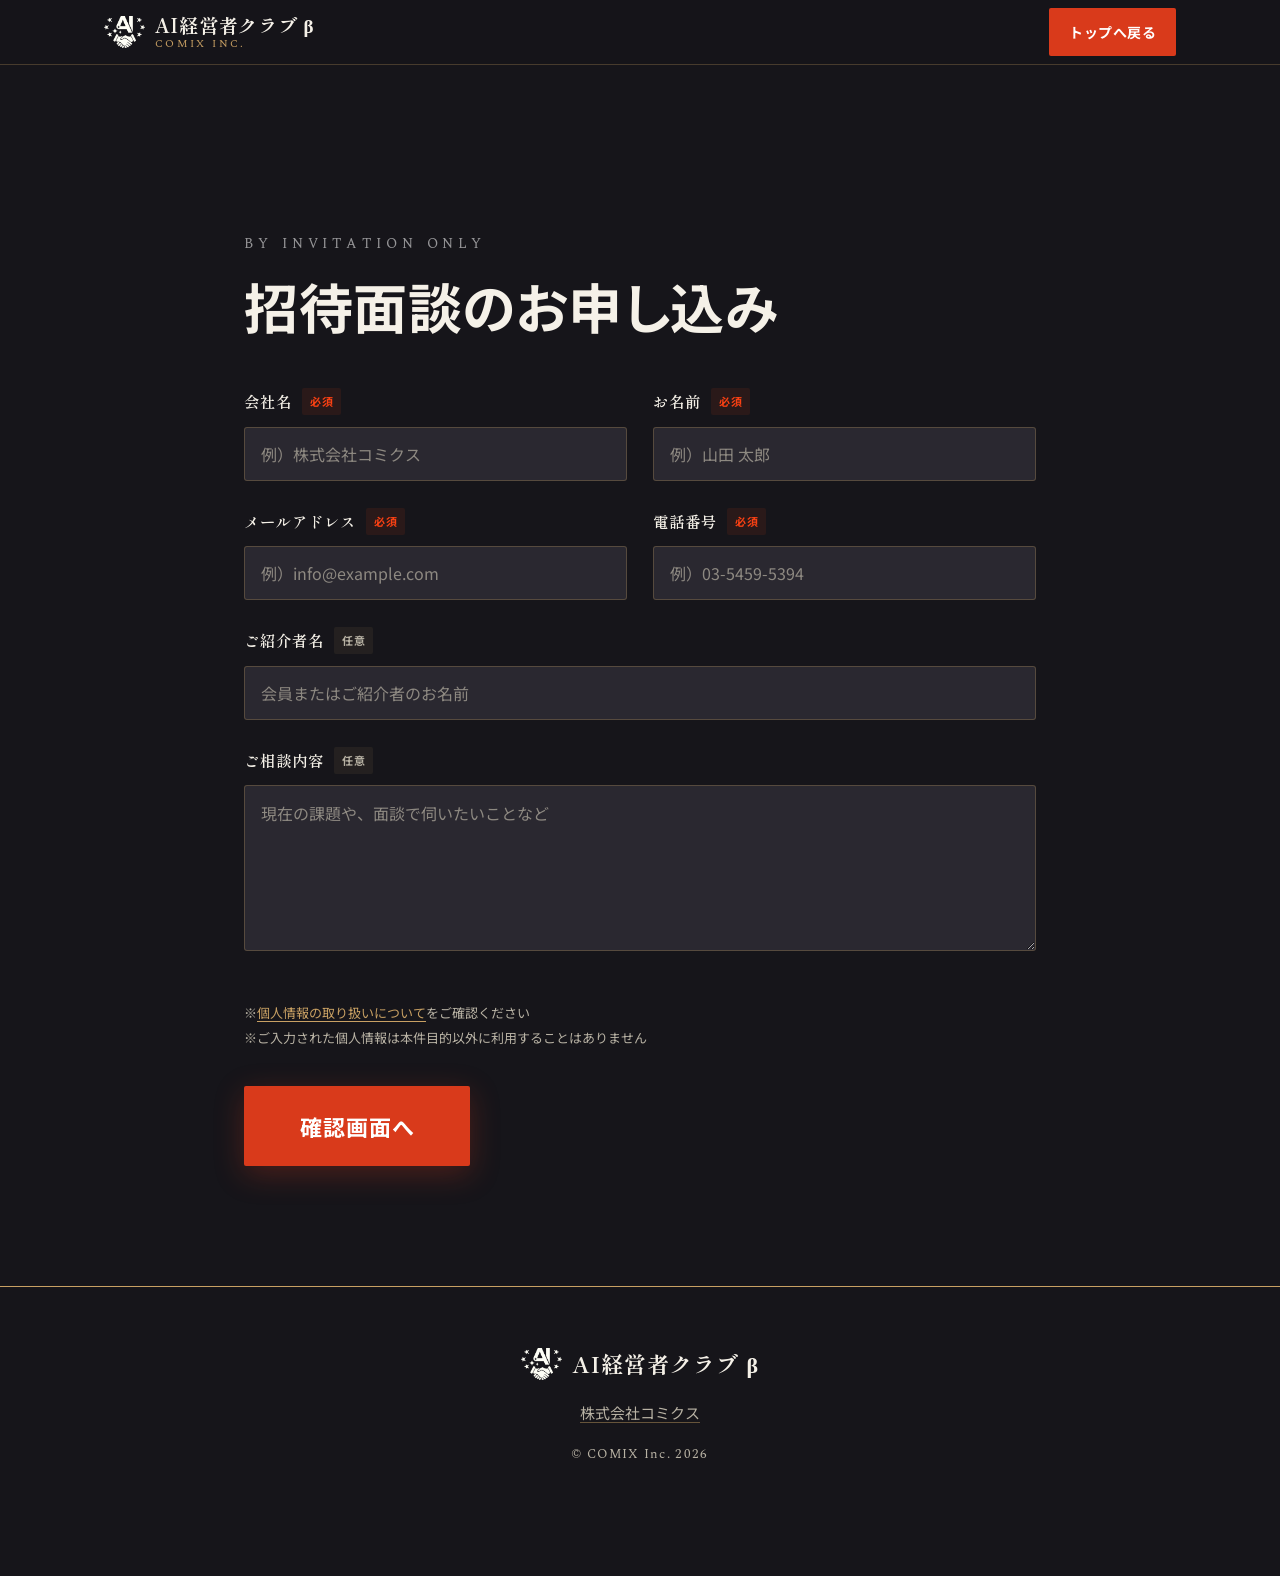
<file: confirm.html>
<!DOCTYPE html>
<html lang="ja">
<head>
<meta name="robots" content="noindex,nofollow">
<!-- Google Tag Manager -->
<script>(function(w,d,s,l,i){w[l]=w[l]||[];w[l].push({'gtm.start':
new Date().getTime(),event:'gtm.js'});var f=d.getElementsByTagName(s)[0],
j=d.createElement(s),dl=l!='dataLayer'?'&l='+l:'';j.async=true;j.src=
'https://www.googletagmanager.com/gtm.js?id='+i+dl;f.parentNode.insertBefore(j,f);
})(window,document,'script','dataLayer','GTM-5CRJNVT3');</script>
<!-- End Google Tag Manager -->
<meta charset="UTF-8">
<meta name="viewport" content="width=device-width, initial-scale=1.0">
<title>入力内容の確認 | AI経営者クラブβ — 株式会社コミクス</title>
<link rel="icon" href="./favicon.ico">
<link rel="preconnect" href="https://fonts.googleapis.com">
<link rel="preconnect" href="https://fonts.gstatic.com" crossorigin>
<link href="https://fonts.googleapis.com/css2?family=Noto+Sans+JP:wght@400;500;700&family=Shippori+Mincho:wght@600;700&family=Spectral:wght@400;500;600&display=swap" rel="stylesheet">
<link rel="stylesheet" href="./css/style.css">
</head>
<body>
<!-- Google Tag Manager (noscript) -->
<noscript><iframe src="https://www.googletagmanager.com/ns.html?id=GTM-5CRJNVT3"
height="0" width="0" style="display:none;visibility:hidden"></iframe></noscript>
<!-- End Google Tag Manager (noscript) -->

<!-- ============ HEADER ============ -->
<header class="site-header">
  <div class="header-inner">
    <a class="brand" href="./index.html" aria-label="AI経営者クラブβ トップへ">
      <img src="images/logo.png" alt="AI経営者クラブβ ロゴ" class="brand-logo">
      <div class="brand-text">
        <span class="b-main">AI経営者クラブ β</span>
        <span class="b-sub">COMIX Inc.</span>
      </div>
    </a>
    <a class="btn btn-mini" href="./index.html">トップへ戻る</a>
  </div>
</header>

<!-- ============ CONFIRM ============ -->
<section class="s-ink apply-section">
  <div class="narrow">
    <span class="eyebrow">By Invitation Only</span>
    <h1 class="sec-head">入力内容のご確認</h1>

    <div class="confirm-table" id="confirmTable"></div>

    <div class="confirm-actions">
      <a href="./apply.html" class="btn btn-ghost">入力に戻る</a>
      <button class="btn btn-primary big" id="submitBtn">この内容で送信する</button>
    </div>
  </div>
</section>

<!-- ============ FOOTER ============ -->
<footer class="site-footer">
  <div class="narrow">
    <div class="f-brand"><img src="images/logo.png" alt="AI経営者クラブβ ロゴ" class="brand-logo">AI経営者クラブ β</div>
    <div class="f-co"><a href="https://www.comix.co.jp/" target="_blank" rel="noopener">株式会社コミクス</a></div>
    <div class="f-copy">© COMIX Inc. 2026</div>
  </div>
</footer>

<style>
.confirm-table{
  margin-top:36px;
  border:1px solid var(--hairline);
  border-radius:4px;
  overflow:hidden;
}
.confirm-row{
  display:grid;
  grid-template-columns:160px 1fr;
  border-bottom:1px solid var(--hairline-soft);
}
.confirm-row:last-child{border-bottom:0;}
.confirm-th{
  padding:16px 20px;
  font-family:'Shippori Mincho',serif;
  font-weight:600;
  font-size:14px;
  color:var(--on-dark-sub);
  background:rgba(255,255,255,.03);
  border-right:1px solid var(--hairline-soft);
}
.confirm-td{
  padding:16px 20px;
  font-size:15px;
  color:var(--on-dark);
  line-height:1.7;
  white-space:pre-wrap;
  word-break:break-all;
}
.confirm-td.empty{color:var(--on-dark-sub);font-style:italic;}
.confirm-actions{
  margin-top:36px;
  display:flex;
  flex-wrap:wrap;
  gap:14px;
  align-items:center;
}
@media(max-width:480px){
  .confirm-row{grid-template-columns:1fr;}
  .confirm-th{border-right:0;border-bottom:1px solid var(--hairline-soft);padding-bottom:8px;}
  .confirm-actions{flex-direction:column;}
  .confirm-actions .btn{width:100%;text-align:center;}
}
</style>

<script>
(function(){
  var raw = sessionStorage.getItem('aikc_form');
  if(!raw){ window.location.href = './apply.html'; return; }

  var d = JSON.parse(raw);
  var fields = [
    { label: '会社名',         value: d.company,  required: true },
    { label: 'お名前',         value: d.name,     required: true },
    { label: 'メールアドレス', value: d.email,    required: true },
    { label: '電話番号',       value: d.tel,      required: true },
    { label: 'ご紹介者名',     value: d.referrer, required: false },
    { label: 'ご相談内容',     value: d.message,  required: false }
  ];

  var table = document.getElementById('confirmTable');
  fields.forEach(function(f){
    var row = document.createElement('div');
    row.className = 'confirm-row';
    var th = document.createElement('div');
    th.className = 'confirm-th';
    th.textContent = f.label;
    var td = document.createElement('div');
    td.className = 'confirm-td' + (f.value ? '' : ' empty');
    td.textContent = f.value || '（未入力）';
    row.appendChild(th);
    row.appendChild(td);
    table.appendChild(row);
  });

  document.getElementById('submitBtn').addEventListener('click', function(){
    sessionStorage.removeItem('aikc_form');
    window.location.href = './thanks.html';
  });
})();
</script>

</body>
</html>
</file>
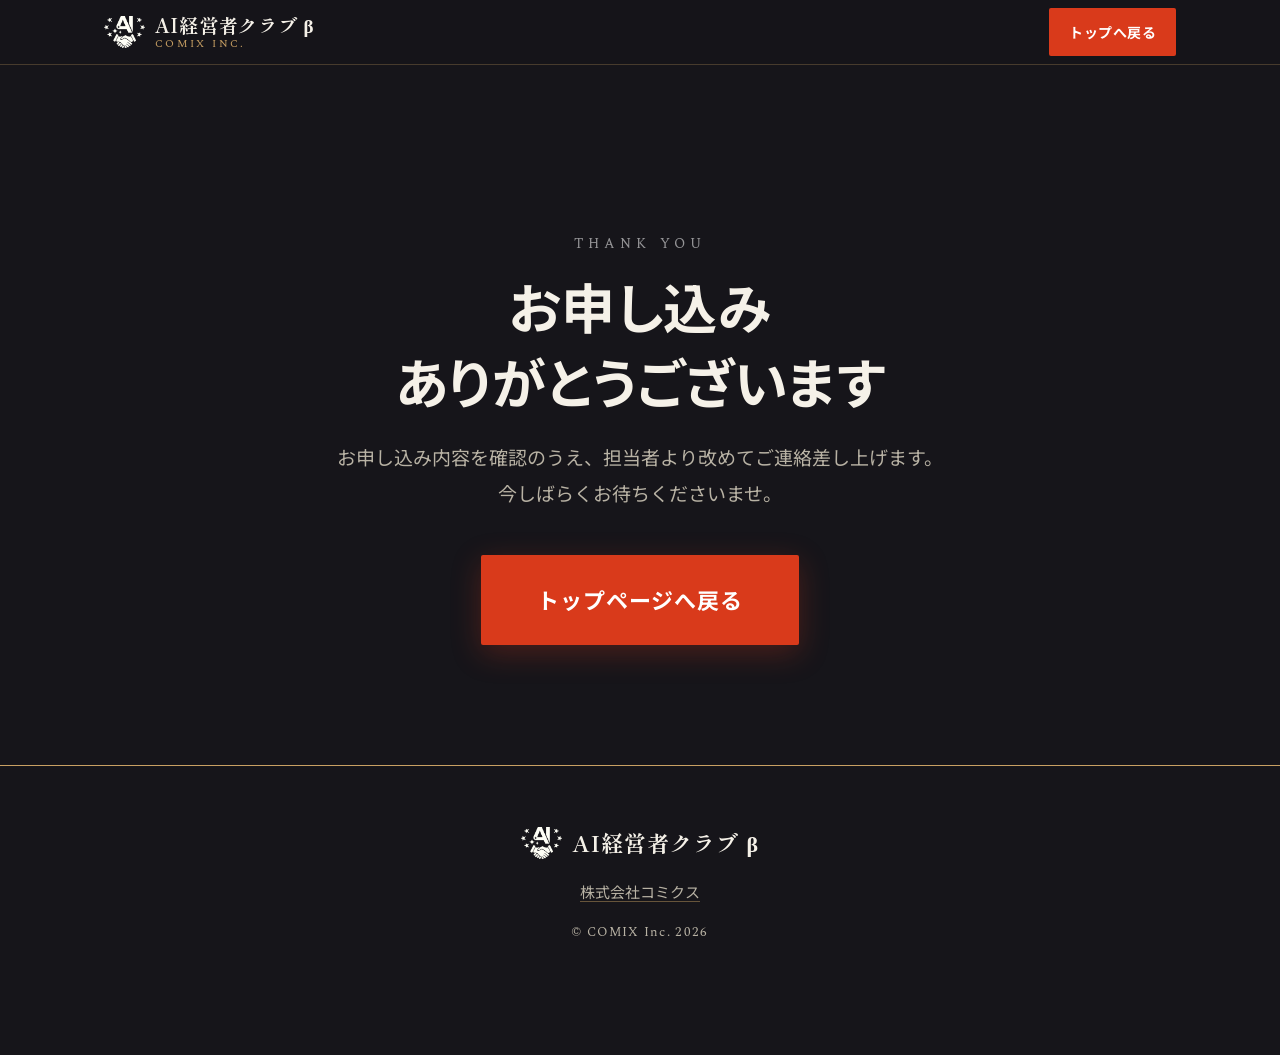
<file: thanks.html>
<!DOCTYPE html>
<html lang="ja">
<head>
<meta name="robots" content="noindex,nofollow">
<!-- Google Tag Manager -->
<script>(function(w,d,s,l,i){w[l]=w[l]||[];w[l].push({'gtm.start':
new Date().getTime(),event:'gtm.js'});var f=d.getElementsByTagName(s)[0],
j=d.createElement(s),dl=l!='dataLayer'?'&l='+l:'';j.async=true;j.src=
'https://www.googletagmanager.com/gtm.js?id='+i+dl;f.parentNode.insertBefore(j,f);
})(window,document,'script','dataLayer','GTM-5CRJNVT3');</script>
<!-- End Google Tag Manager -->
<meta charset="UTF-8">
<meta name="viewport" content="width=device-width, initial-scale=1.0">
<title>お申し込みありがとうございます | AI経営者クラブβ — 株式会社コミクス</title>
<link rel="icon" href="./favicon.ico">
<meta name="description" content="AI経営者クラブβへの招待面談お申し込み完了ページ。株式会社コミクス運営。">
<!-- 公開時: 仮ドメイン club.comix.co.jp を本番URLへ差し替え -->
<link rel="canonical" href="https://club.comix.co.jp/thanks.html">
<link rel="preconnect" href="https://fonts.googleapis.com">
<link rel="preconnect" href="https://fonts.gstatic.com" crossorigin>
<link href="https://fonts.googleapis.com/css2?family=Noto+Sans+JP:wght@400;500;700&family=Shippori+Mincho:wght@600;700&family=Spectral:wght@400;500;600&display=swap" rel="stylesheet">
<link rel="stylesheet" href="./css/style.css">
</head>
<body>
<!-- Google Tag Manager (noscript) -->
<noscript><iframe src="https://www.googletagmanager.com/ns.html?id=GTM-5CRJNVT3"
height="0" width="0" style="display:none;visibility:hidden"></iframe></noscript>
<!-- End Google Tag Manager (noscript) -->

<!-- ============ HEADER ============ -->
<header class="site-header">
  <div class="header-inner">
    <a class="brand" href="./index.html" aria-label="AI経営者クラブβ トップへ">
      <img src="images/logo.png" alt="AI経営者クラブβ ロゴ" class="brand-logo">
      <div class="brand-text">
        <span class="b-main">AI経営者クラブ β</span>
        <span class="b-sub">COMIX Inc.</span>
      </div>
    </a>
    <a class="btn btn-mini" href="./index.html">トップへ戻る</a>
  </div>
</header>

<!-- ============ THANKS ============ -->
<section class="s-ink apply-section thanks-section">
  <div class="narrow">
    <span class="eyebrow">Thank You</span>
    <h1 class="sec-head">お申し込み<br>ありがとうございます</h1>
    <p class="sec-sub">お申し込み内容を確認のうえ、担当者より改めてご連絡差し上げます。今しばらくお待ちくださいませ。</p>
    <div class="thanks-cta">
      <a class="btn btn-primary big" href="./index.html">トップページへ戻る</a>
    </div>
  </div>
</section>

<!-- ============ FOOTER ============ -->
<footer class="site-footer">
  <div class="narrow">
    <div class="f-brand"><img src="images/logo.png" alt="AI経営者クラブβ ロゴ" class="brand-logo">AI経営者クラブ β</div>
    <div class="f-co"><a href="https://www.comix.co.jp/" target="_blank" rel="noopener">株式会社コミクス</a></div>
    <div class="f-copy">© COMIX Inc. 2026</div>
  </div>
</footer>

</body>
</html>
</file>
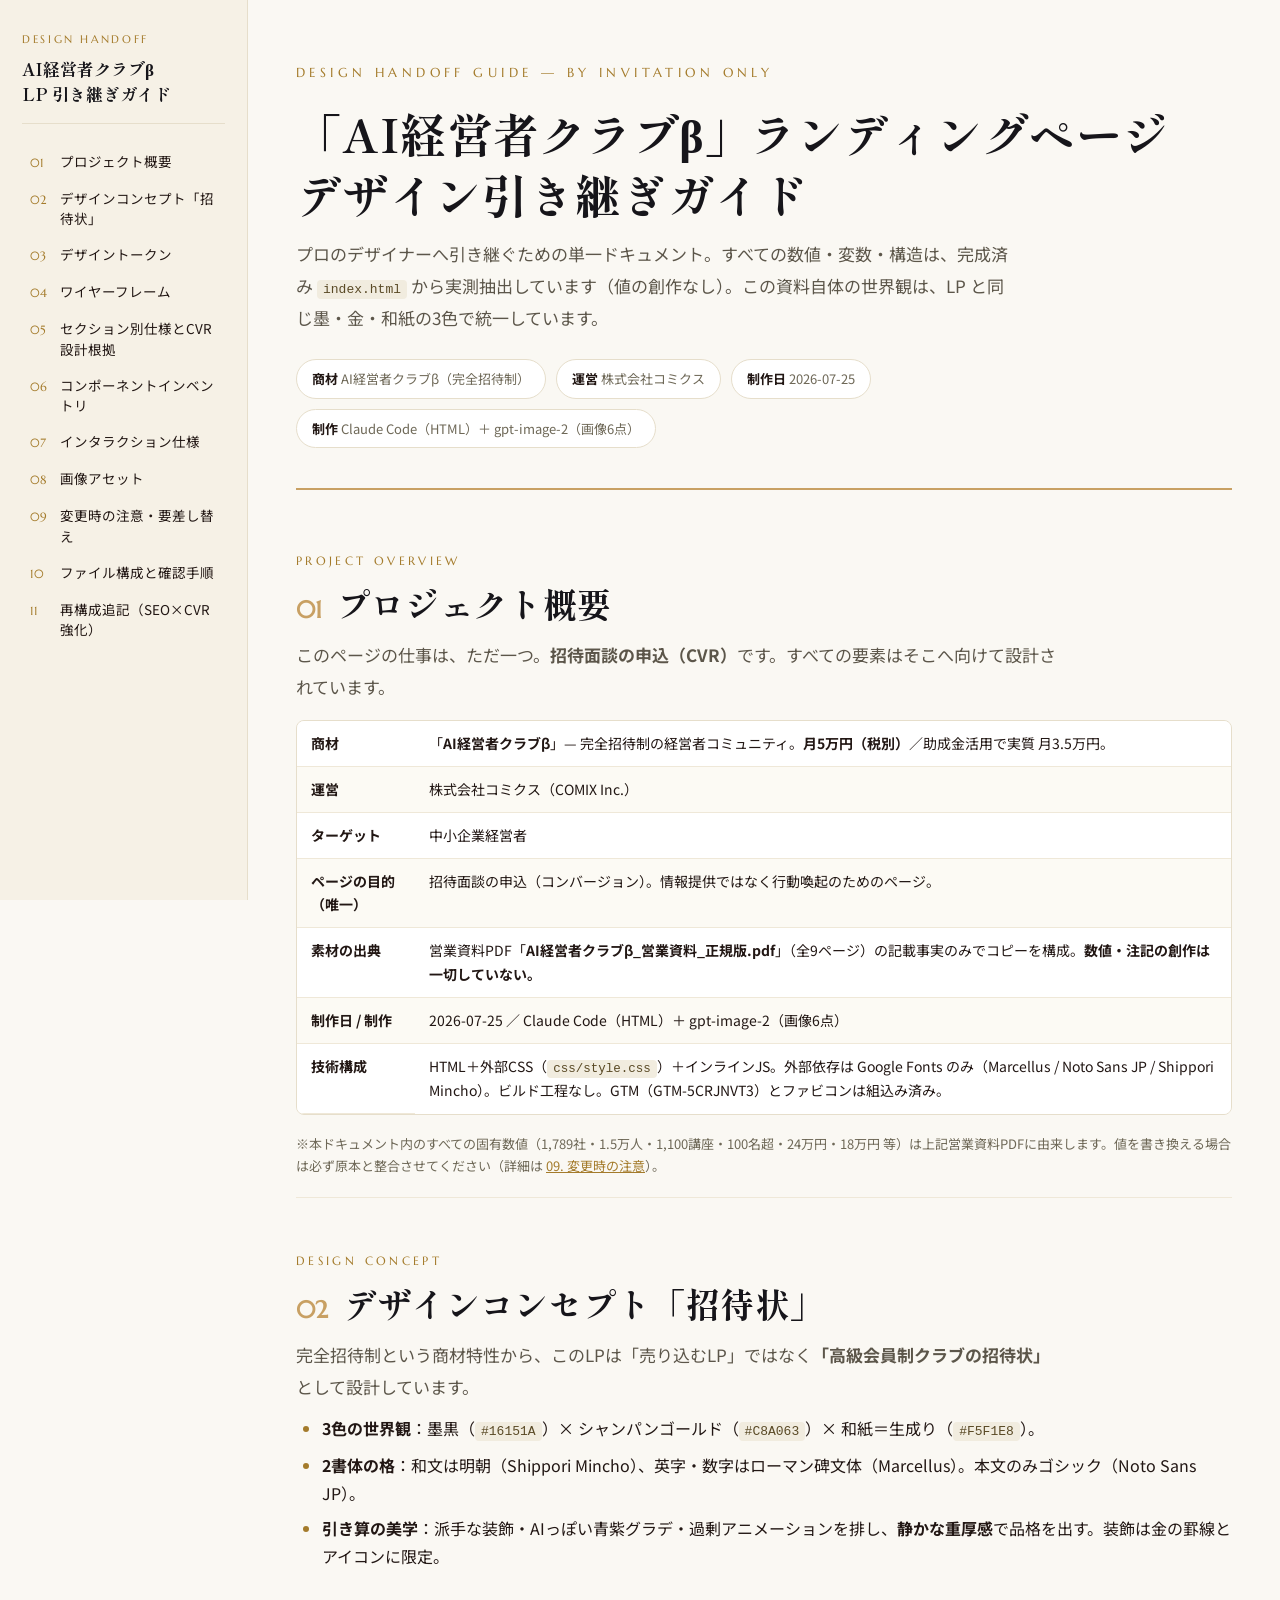
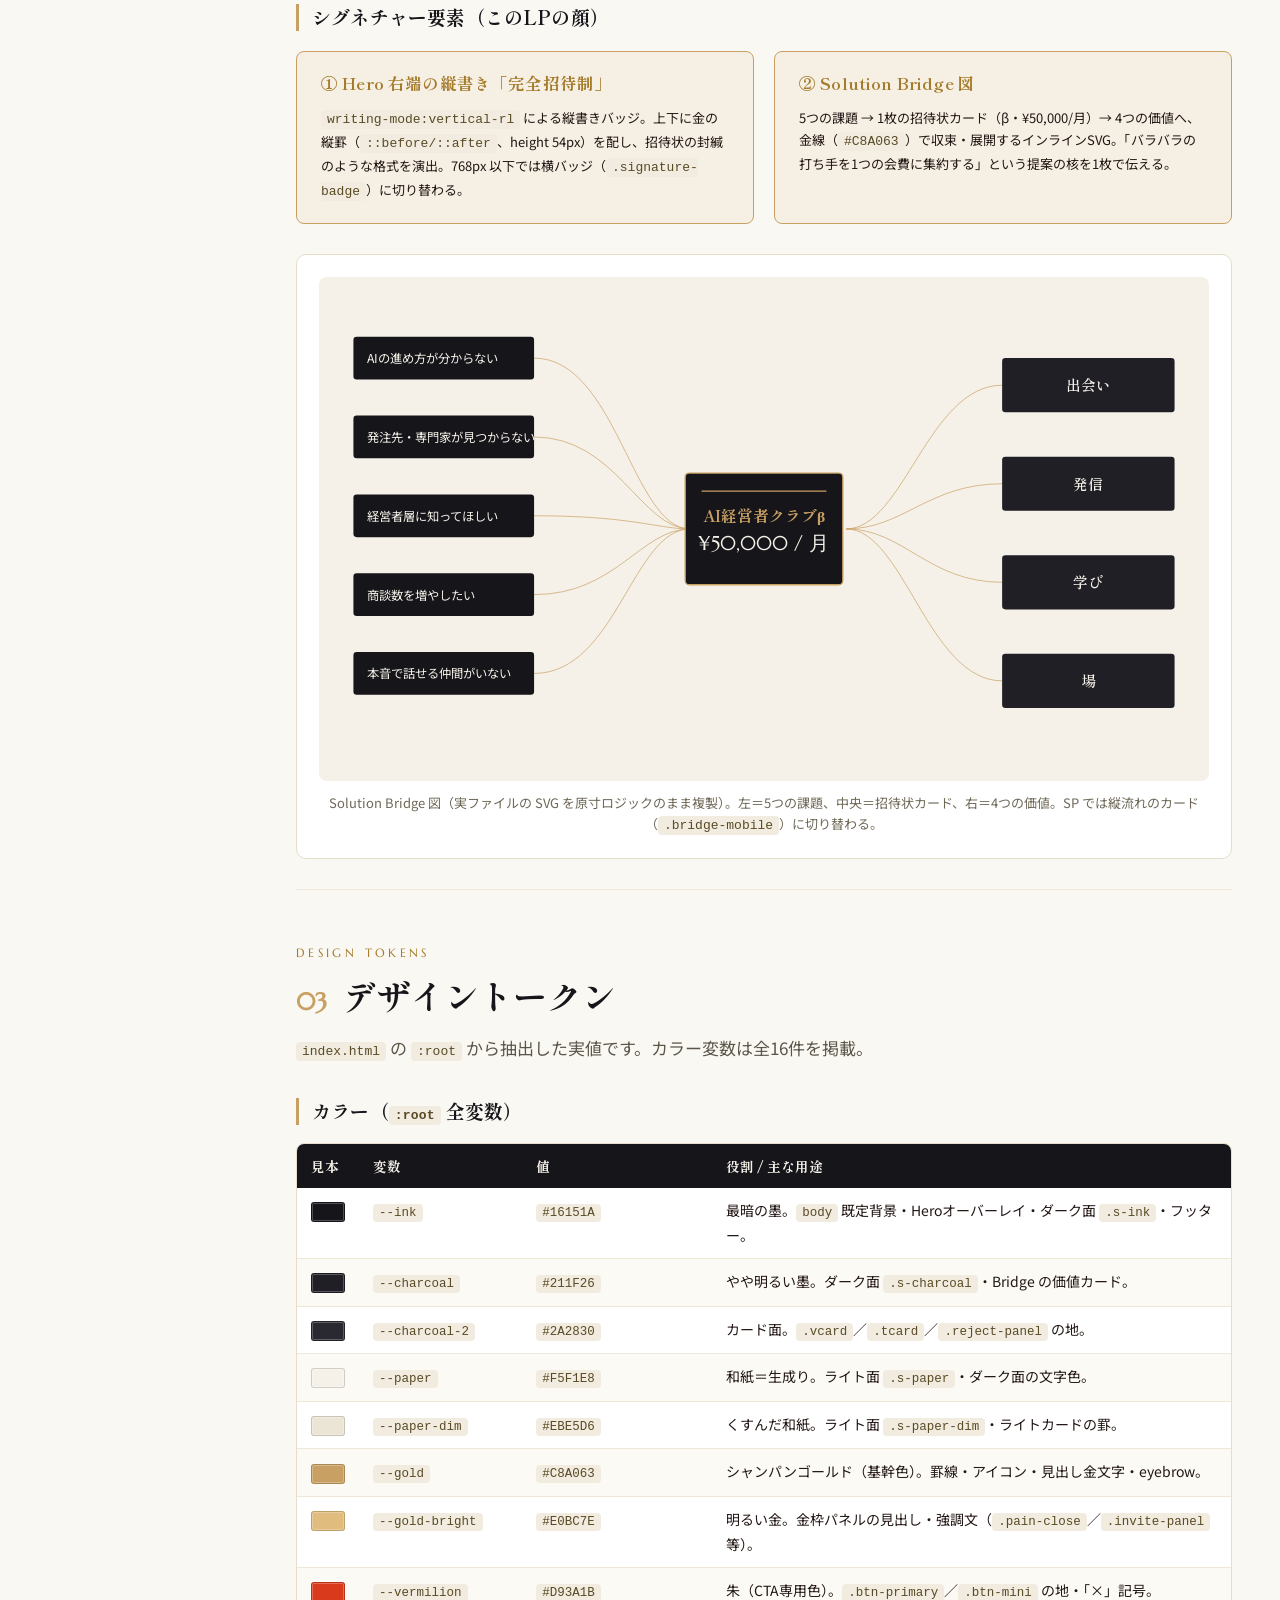
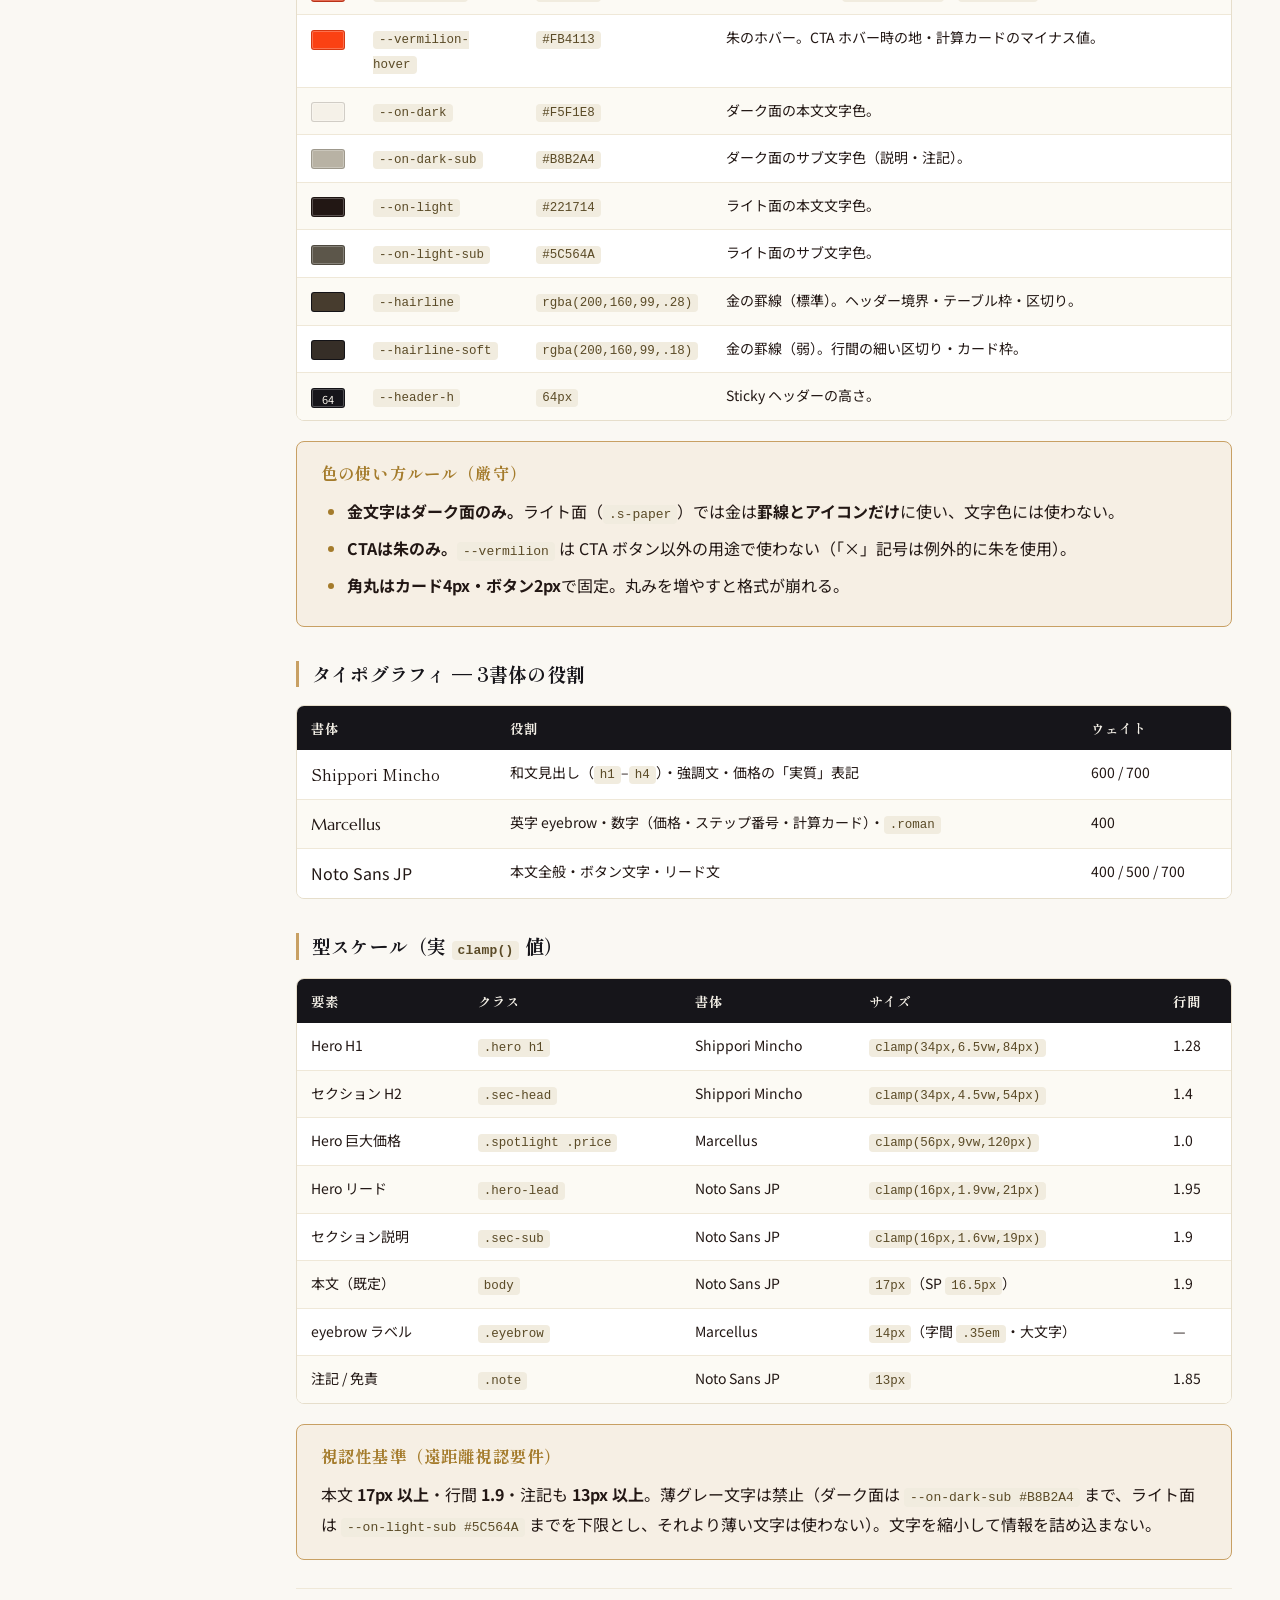
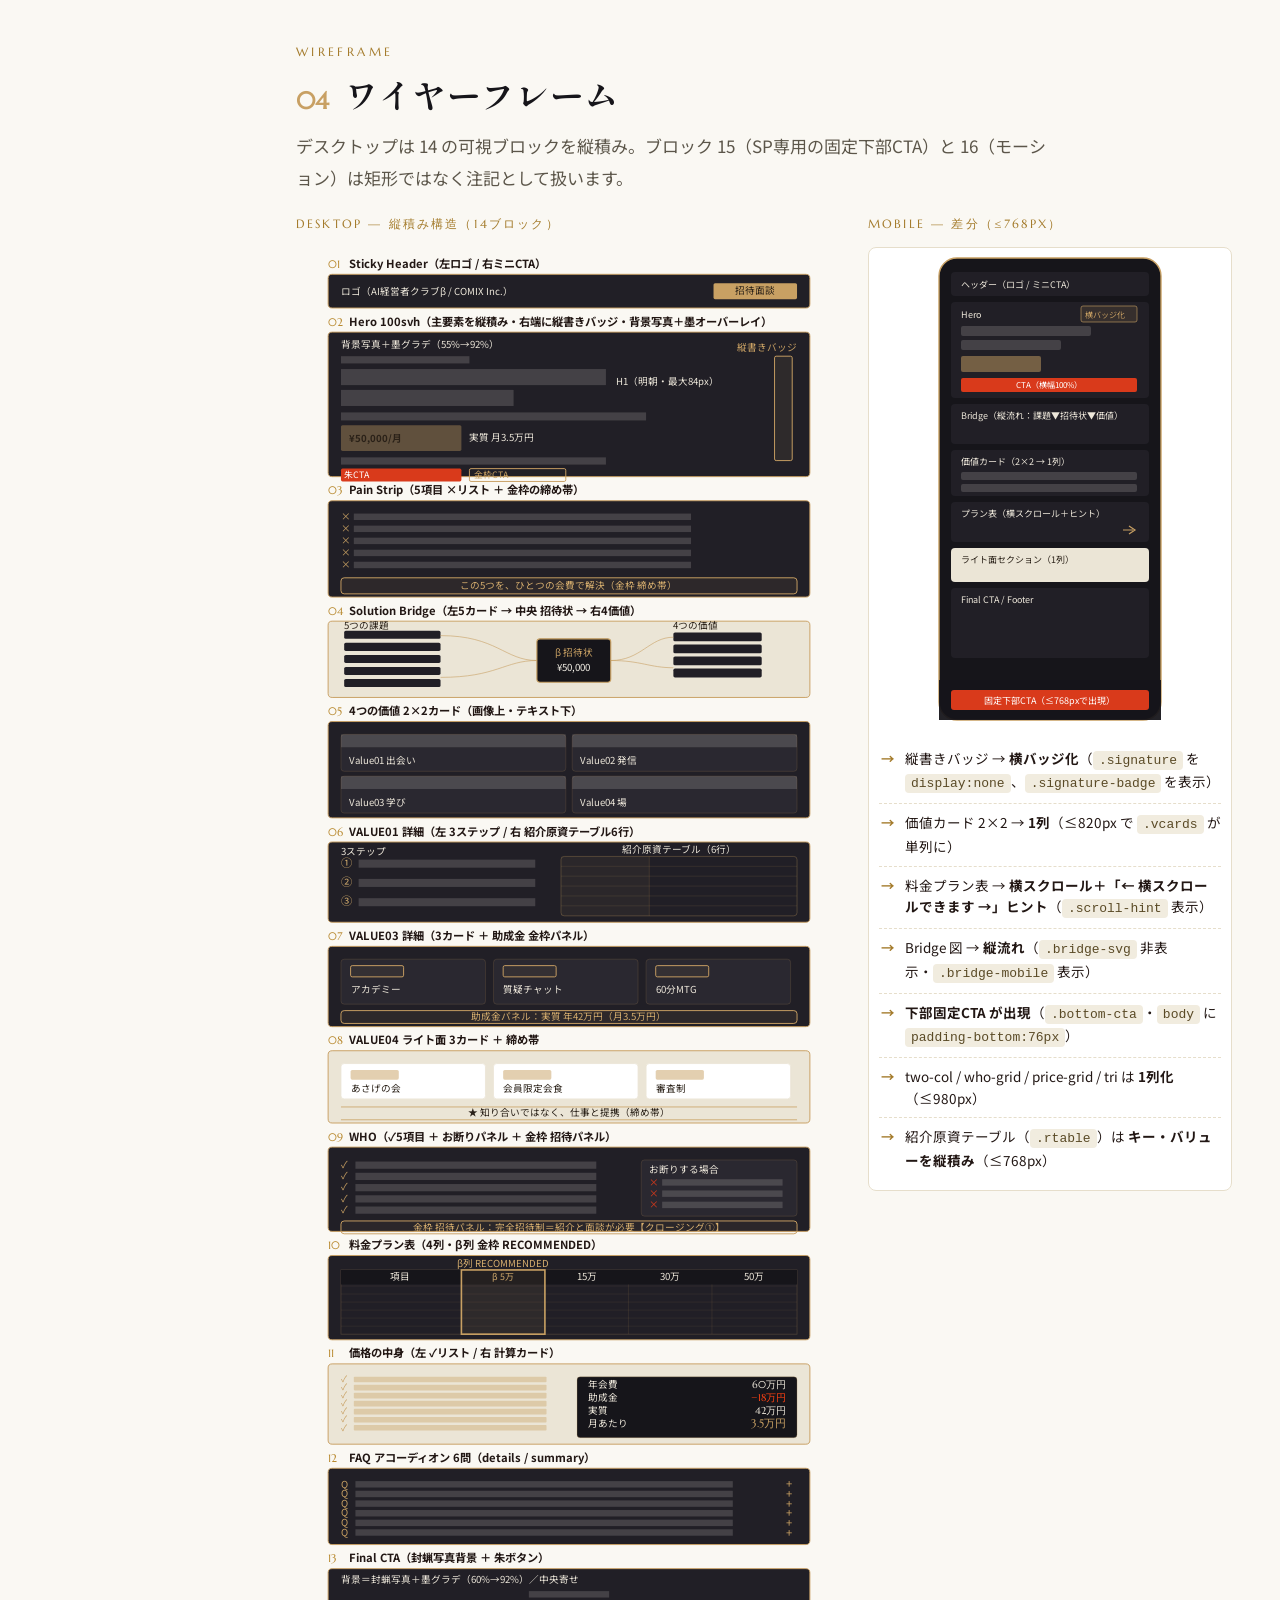
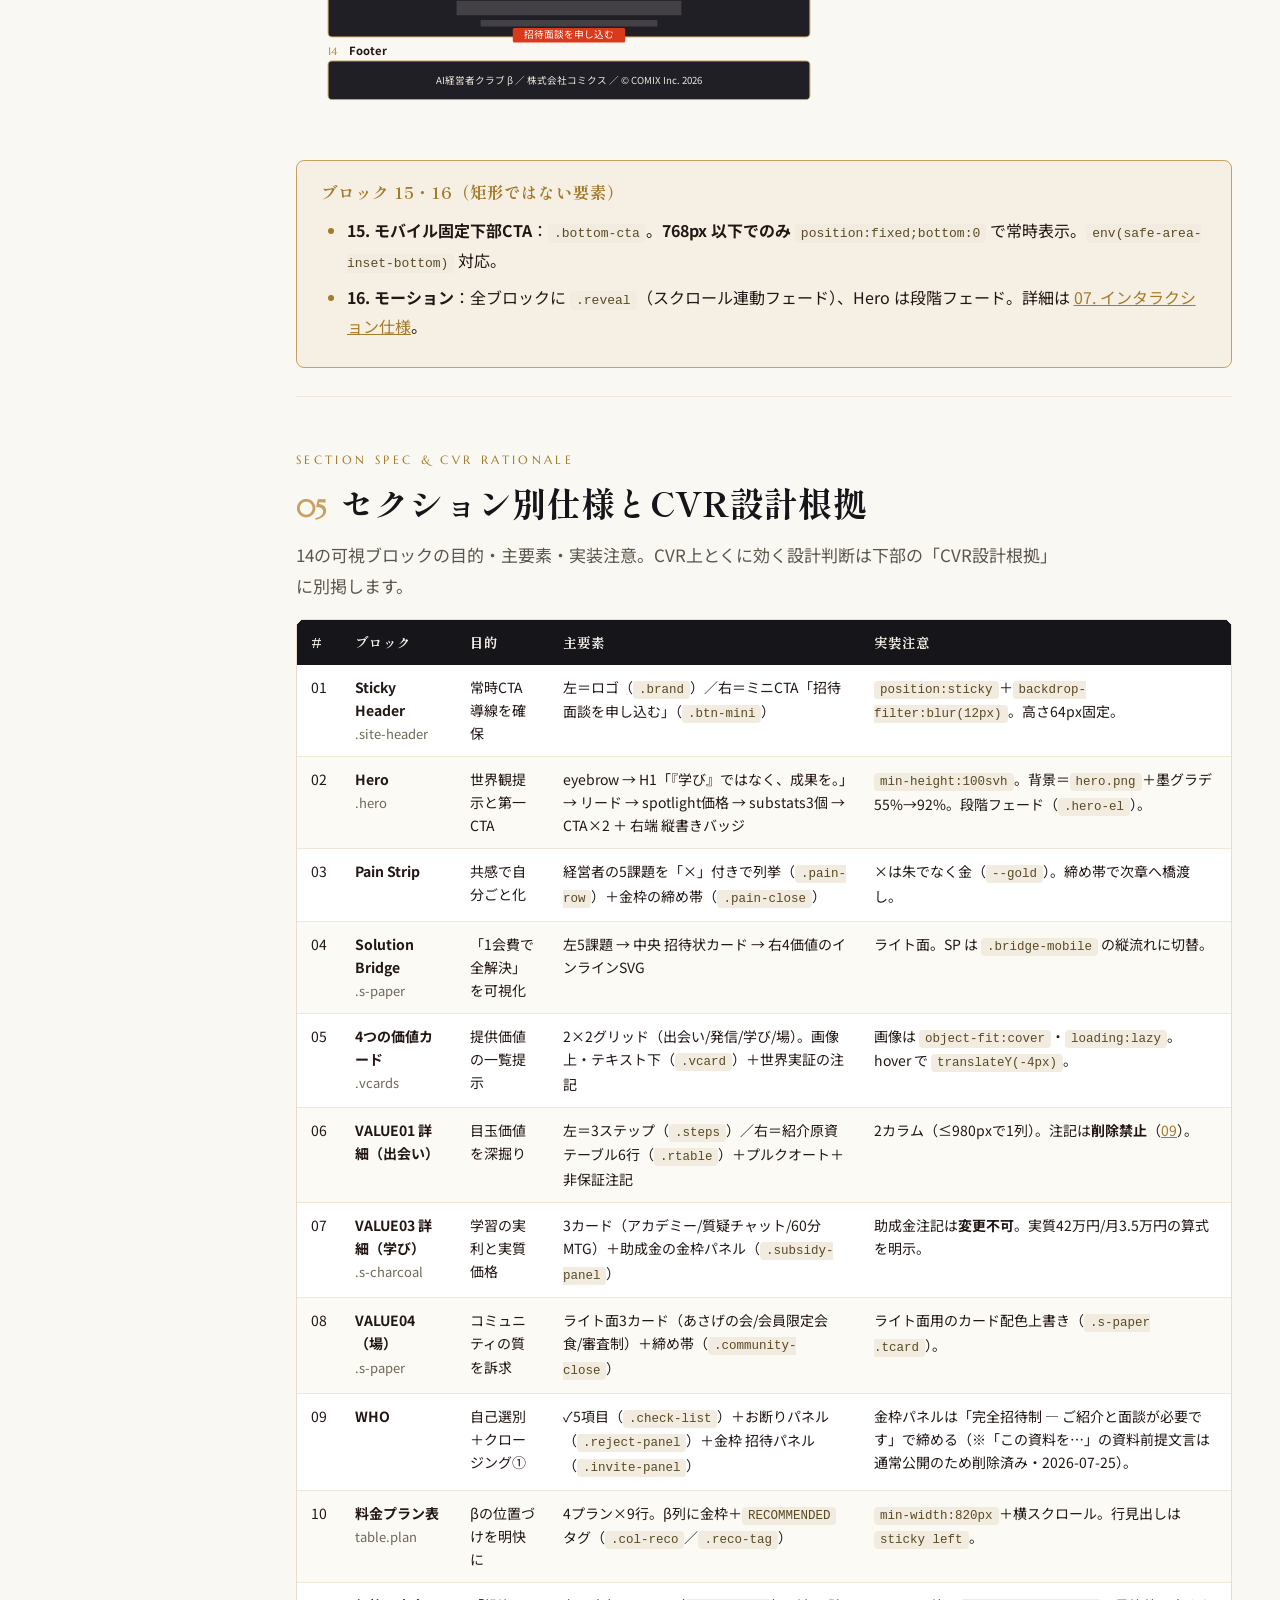
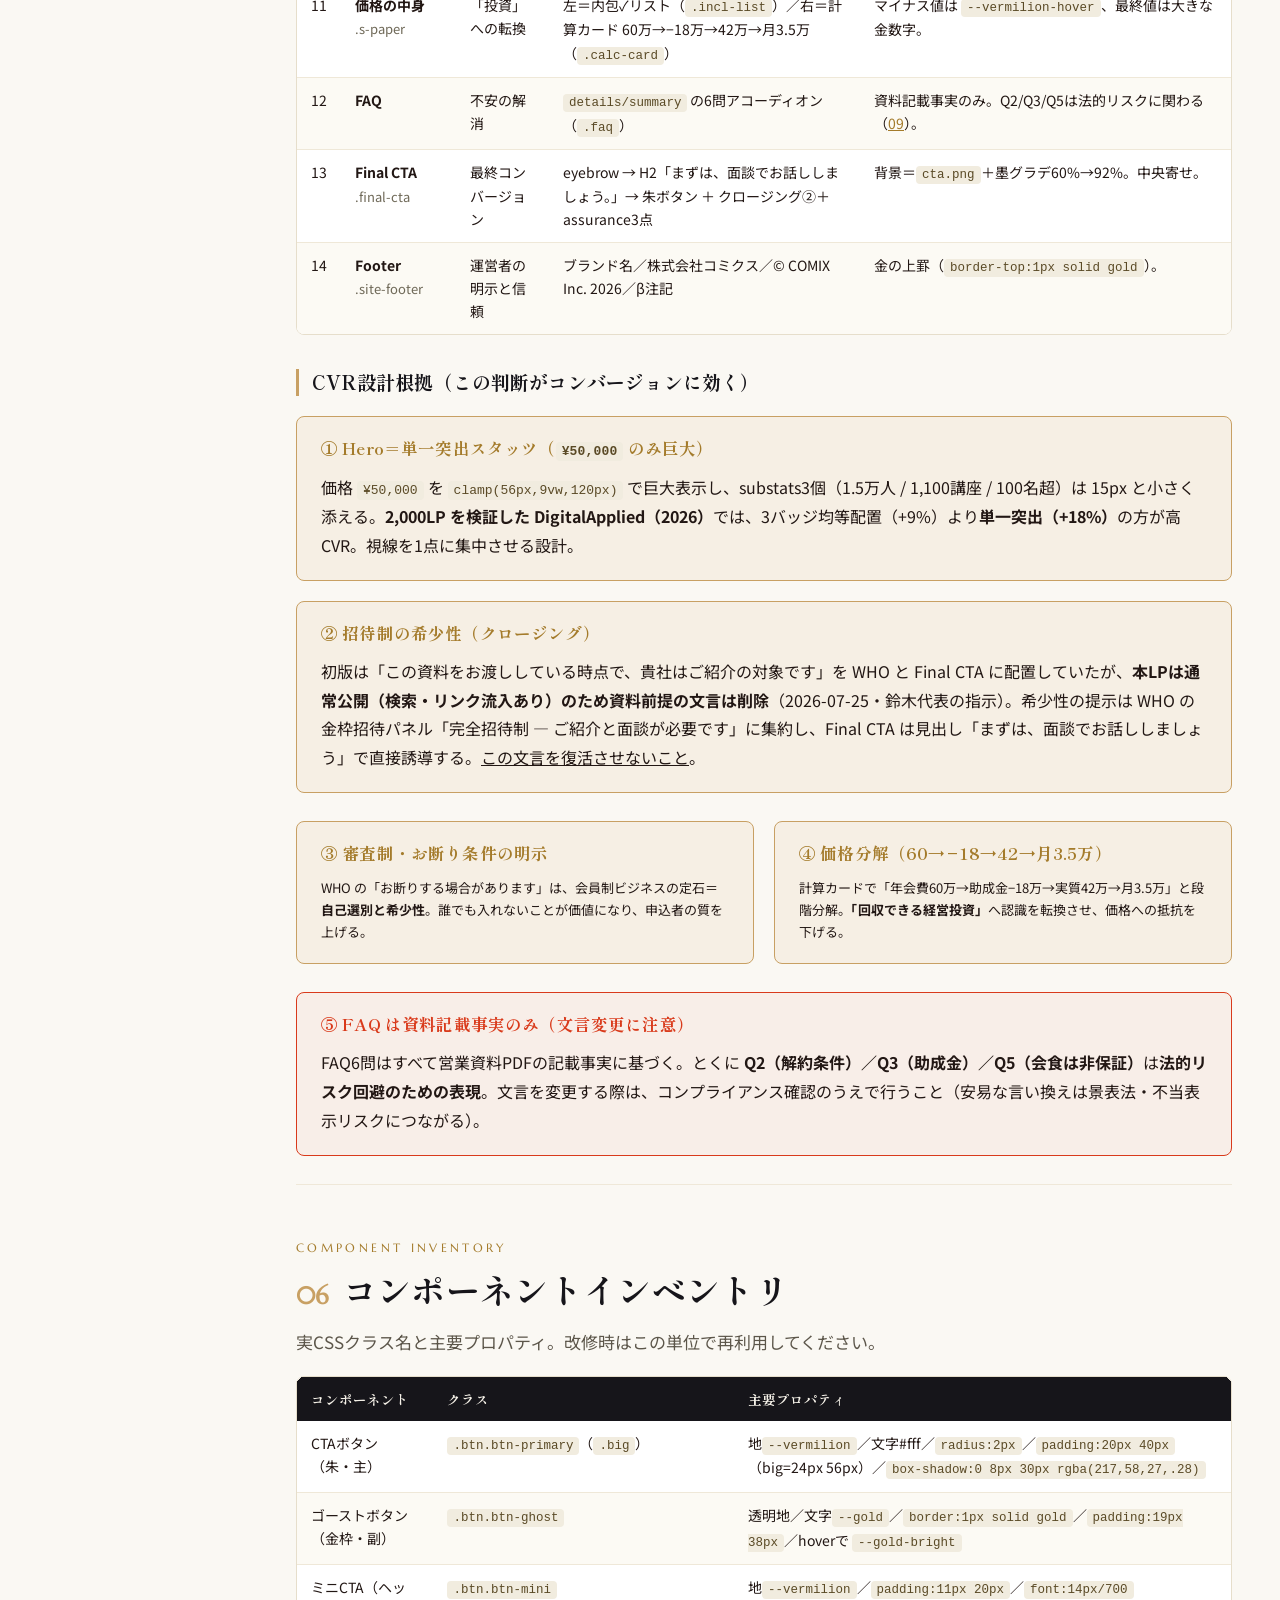
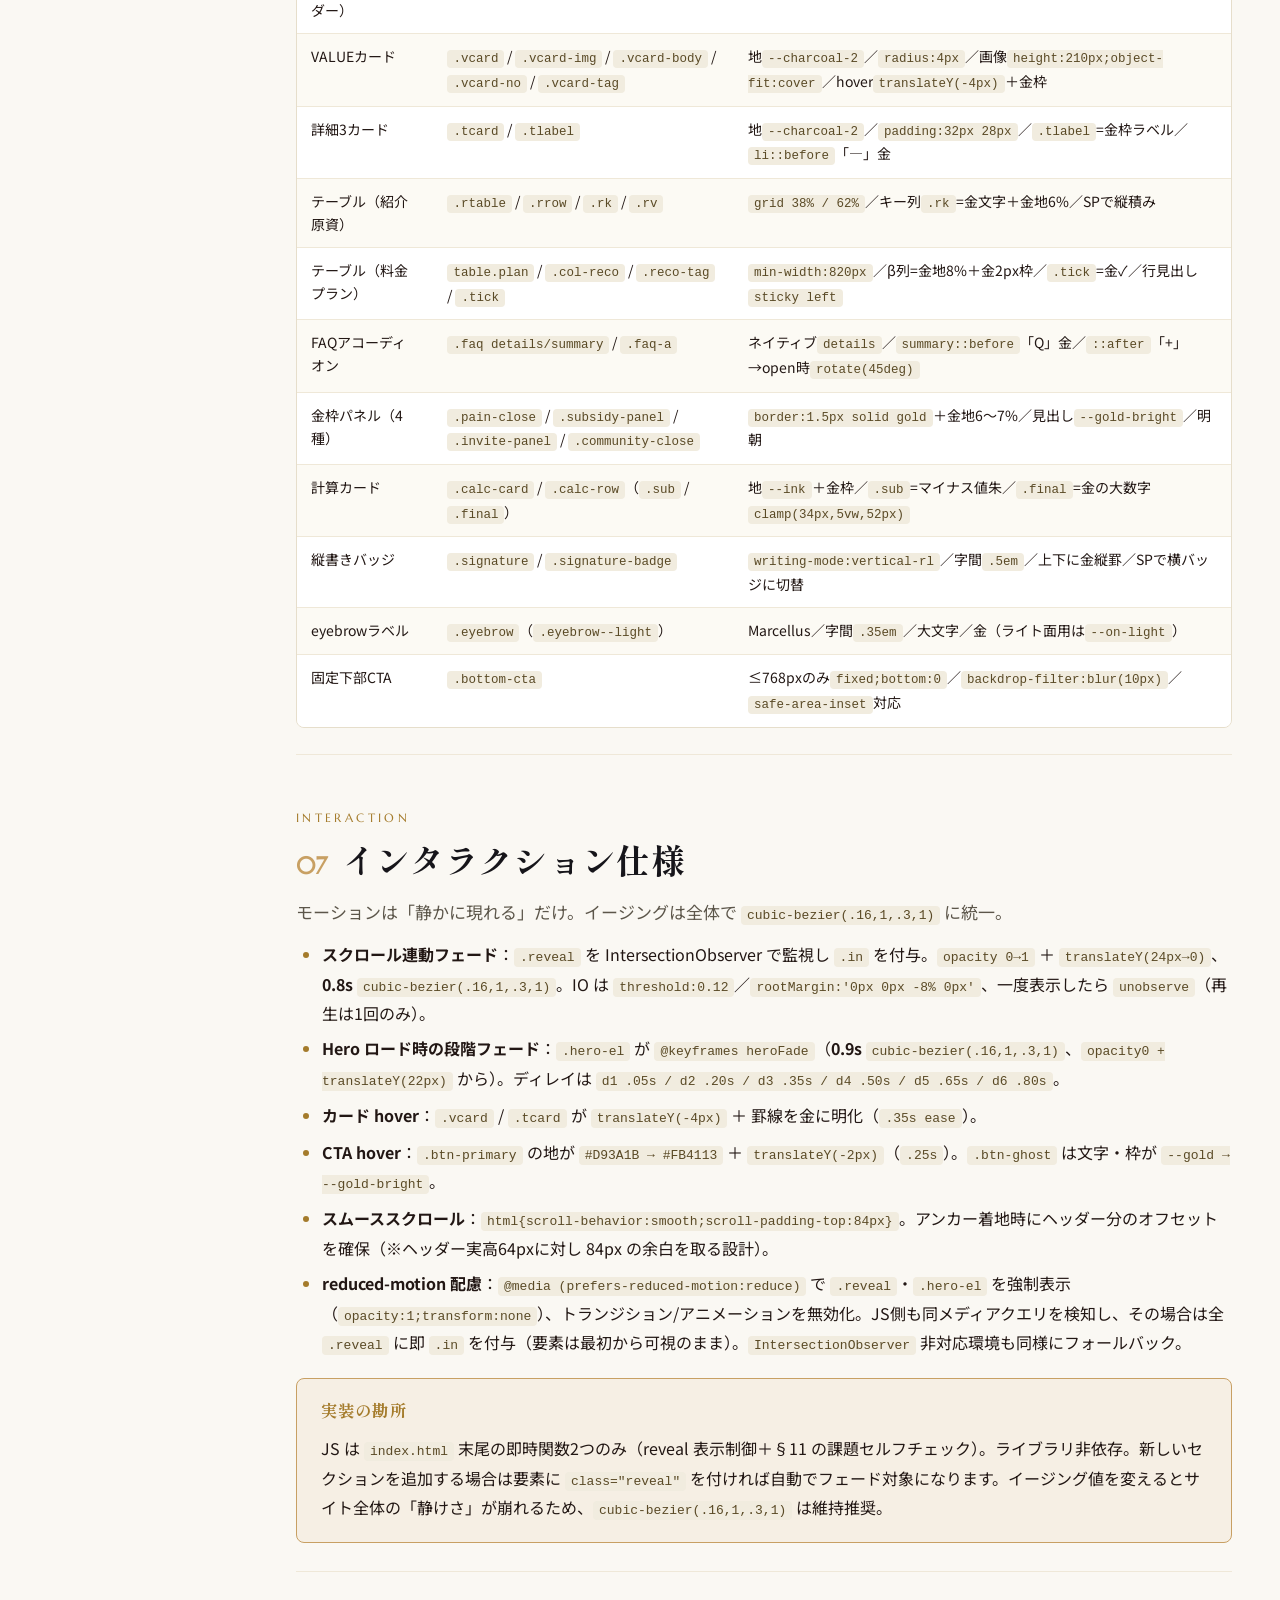
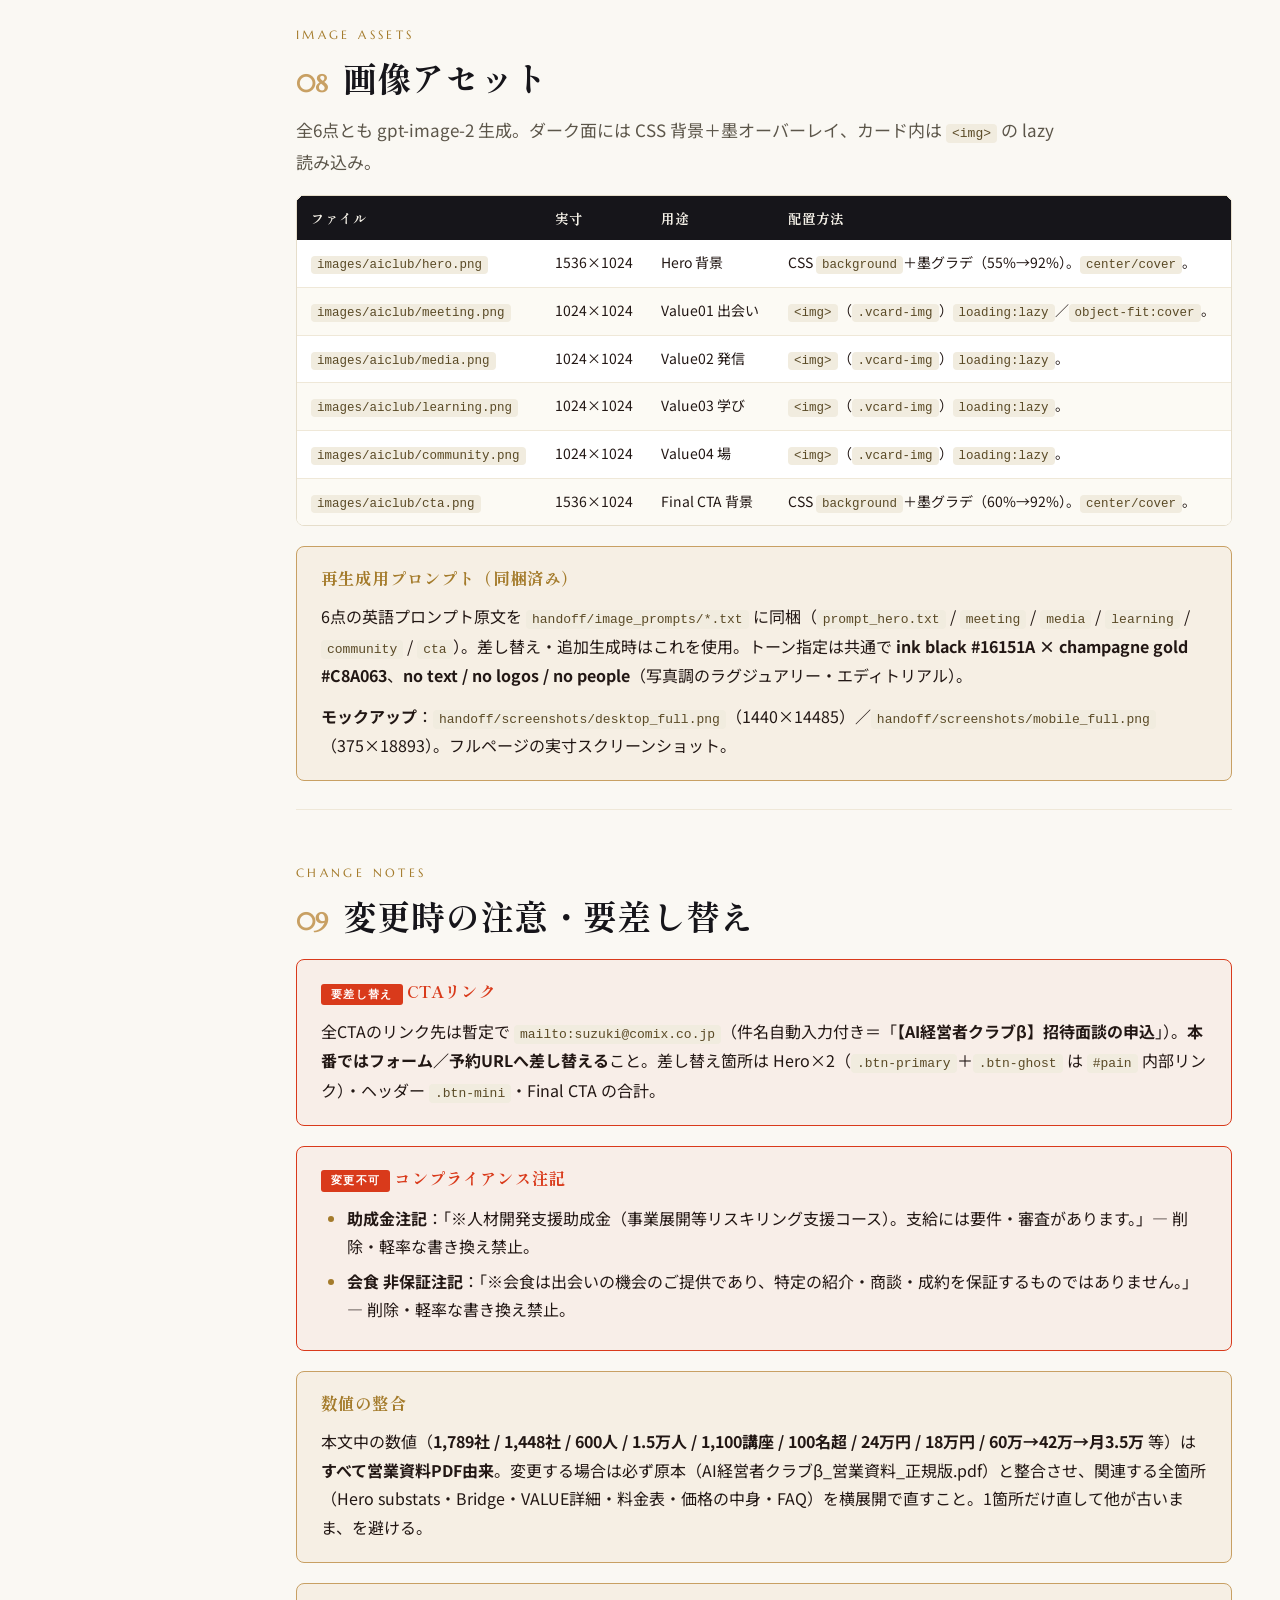
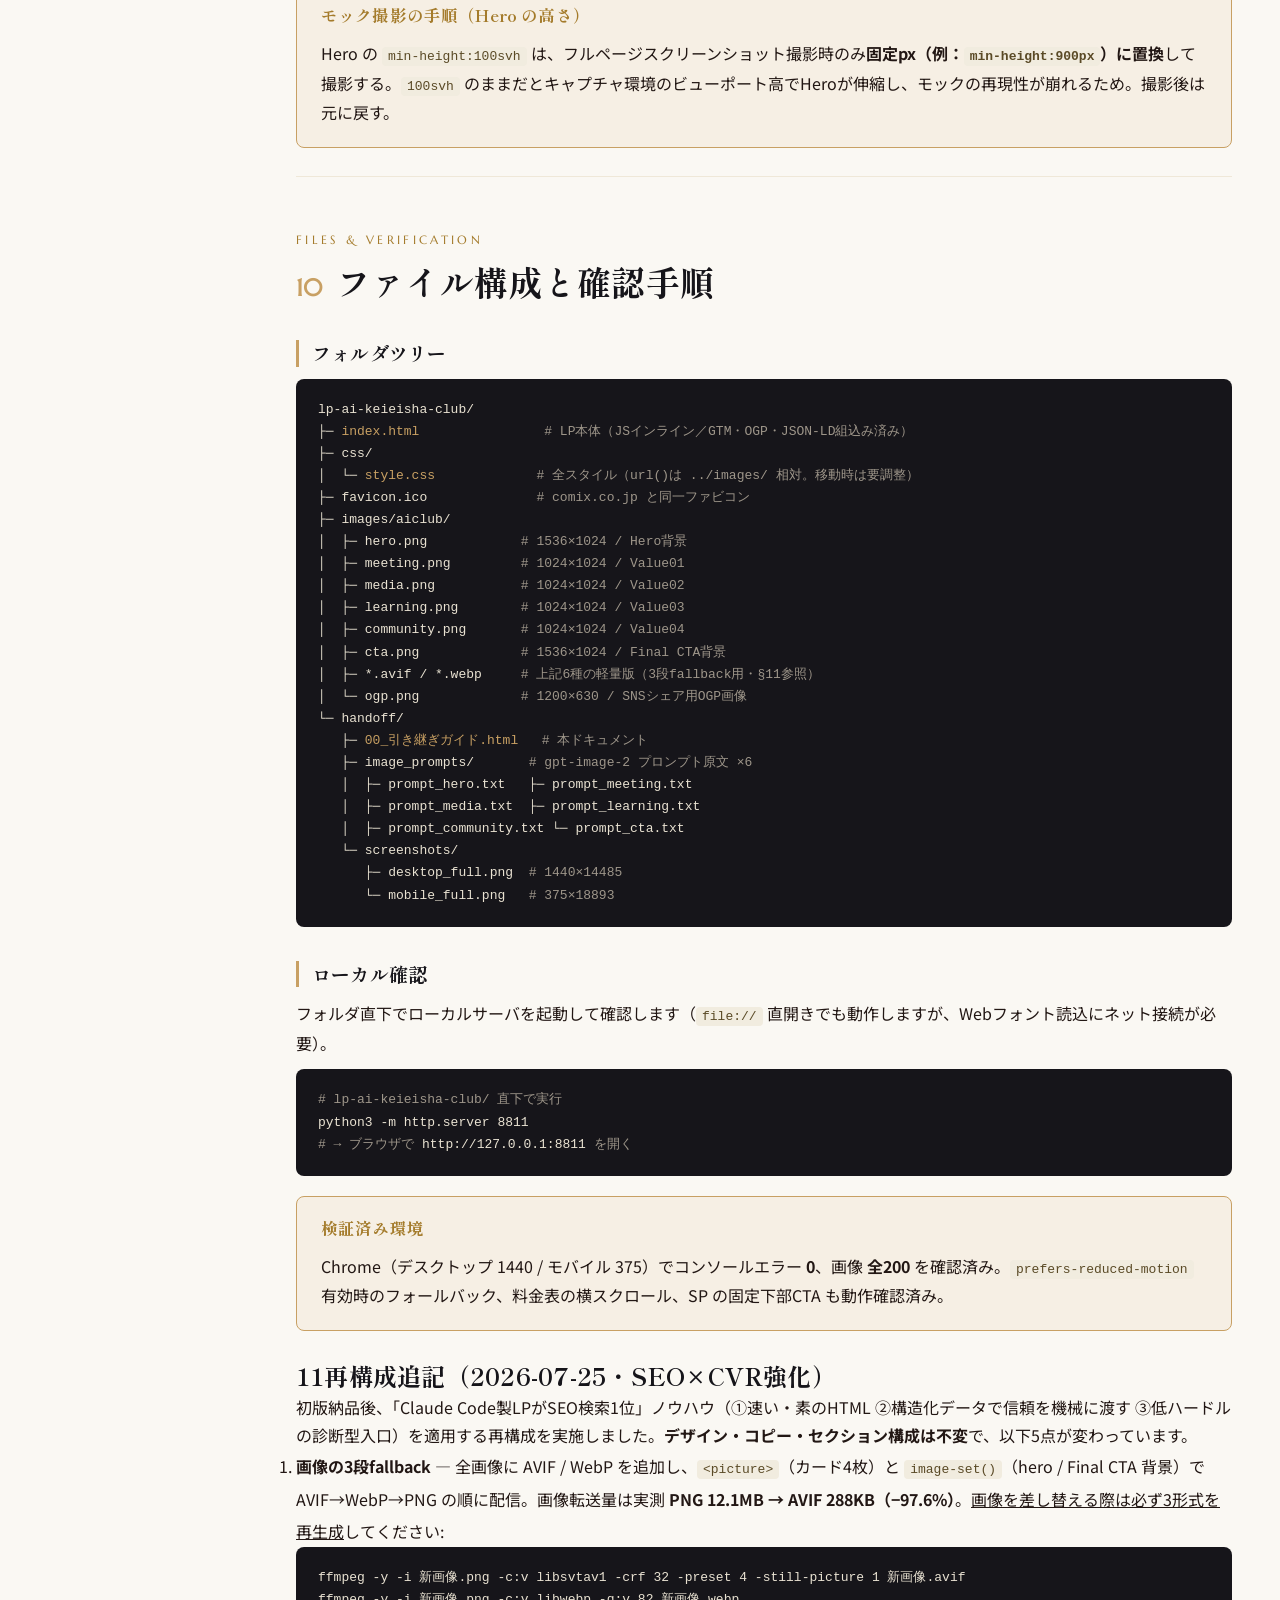
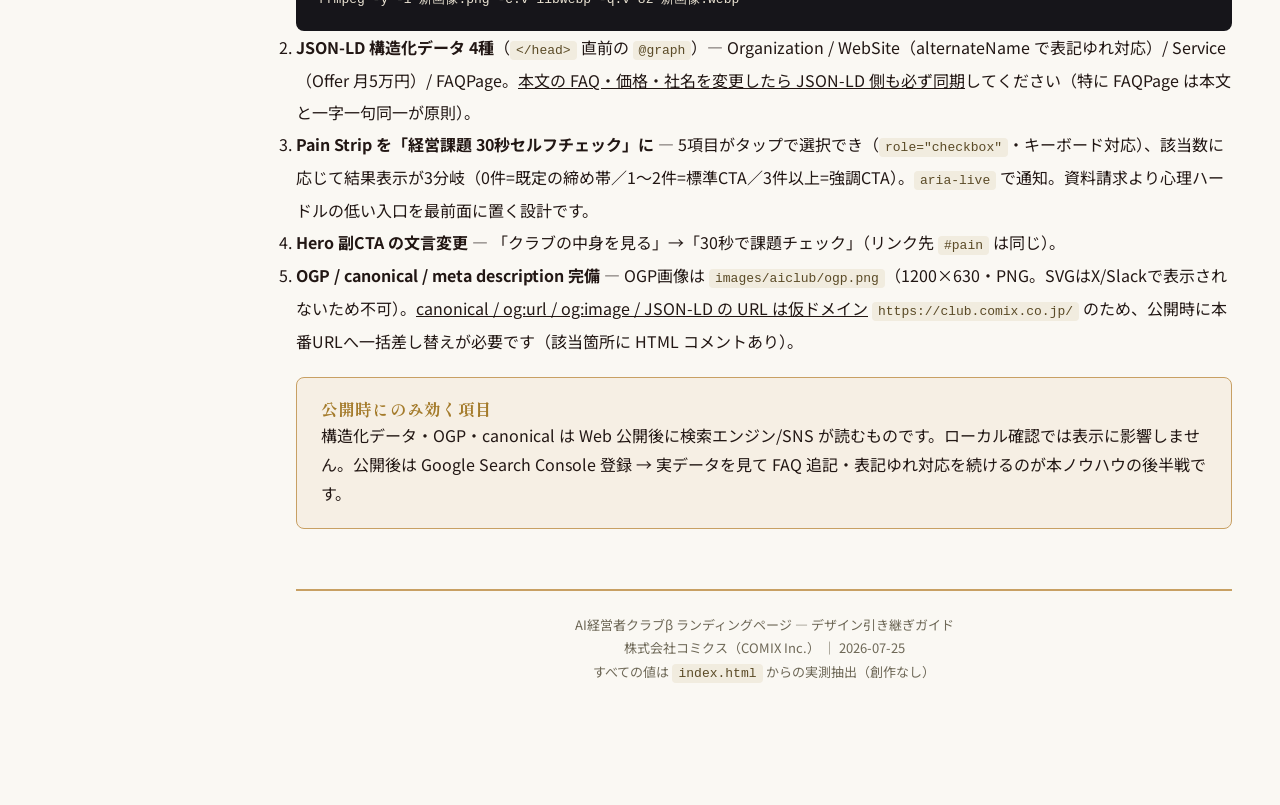
<file: handoff/00_design_handoff_guide.html>
<!DOCTYPE html>
<html lang="ja">
<head>
<meta name="robots" content="noindex,nofollow">
<meta charset="UTF-8">
<meta name="viewport" content="width=device-width, initial-scale=1.0">
<title>デザイン引き継ぎガイド ｜ AI経営者クラブβ LP — 株式会社コミクス</title>
<meta name="description" content="完全招待制の経営者コミュニティ「AI経営者クラブβ」ランディングページのデザイン引き継ぎガイド。CSS変数・タイポグラフィ・ワイヤーフレーム・コンポーネント・インタラクション・画像アセット・変更時の注意を、実ファイル index.html から抽出して記載。">
<link rel="preconnect" href="https://fonts.googleapis.com">
<link rel="preconnect" href="https://fonts.gstatic.com" crossorigin>
<link href="https://fonts.googleapis.com/css2?family=Marcellus&family=Noto+Sans+JP:wght@400;500;700&family=Shippori+Mincho:wght@600;700&display=swap" rel="stylesheet">
<style>
:root{
  --bg:#FAF8F3;
  --ink:#221714;
  --sub:#5C564A;
  --muted:#6E6857;
  --gold:#C8A063;
  --gold-d:#A47B2B;      /* テキスト用の濃い金（ライト面でAA確保） */
  --gold-soft:rgba(200,160,99,.10);
  --sumi:#16151A;
  --vermilion:#D93A1B;
  --line:#E6DECB;
  --line-soft:#EFE8D8;
  --card:#FFFFFF;
  --code-bg:#F1ECDF;
  --toc-w:248px;
}
*{box-sizing:border-box;margin:0;padding:0;}
html{scroll-behavior:smooth;scroll-padding-top:24px;-webkit-text-size-adjust:100%;}
body{
  font-family:"Noto Sans JP",sans-serif;
  font-size:16px;line-height:1.8;
  color:var(--ink);background:var(--bg);
  -webkit-font-smoothing:antialiased;text-rendering:optimizeLegibility;
  overflow-x:hidden;
  -webkit-print-color-adjust:exact;print-color-adjust:exact;
}
h1,h2,h3,h4{font-family:"Shippori Mincho",serif;font-weight:700;line-height:1.4;letter-spacing:.01em;color:var(--sumi);}
a{color:var(--gold-d);}
sup{font-size:.62em;}

/* ===== layout ===== */
.shell{max-width:1000px;margin:0 auto;padding:0 32px 120px;}
@media (min-width:1240px){
  body{padding-left:var(--toc-w);}
  .toc{position:fixed;top:0;left:0;width:var(--toc-w);height:100vh;overflow-y:auto;
    border-right:1px solid var(--line);background:#F6F1E6;padding:30px 22px 40px;}
}

/* ===== TOC ===== */
.toc{margin-bottom:8px;}
.toc .toc-brand{font-family:"Marcellus",serif;letter-spacing:.24em;font-size:11px;color:var(--gold-d);text-transform:uppercase;margin-bottom:6px;}
.toc .toc-ttl{font-family:"Shippori Mincho",serif;font-weight:700;font-size:17px;color:var(--sumi);line-height:1.5;margin-bottom:20px;padding-bottom:16px;border-bottom:1px solid var(--line);}
.toc ol{list-style:none;counter-reset:toc;}
.toc li{counter-increment:toc;margin:2px 0;}
.toc a{display:flex;gap:10px;align-items:baseline;text-decoration:none;color:var(--ink);font-size:13.5px;line-height:1.5;padding:7px 8px;border-radius:4px;transition:background .2s;}
.toc a:hover{background:var(--gold-soft);}
.toc a::before{content:counter(toc,decimal-leading-zero);font-family:"Marcellus",serif;color:var(--gold-d);font-size:12px;min-width:20px;}
@media (max-width:1239px){
  .toc{border:1px solid var(--line);border-radius:8px;background:#F6F1E6;padding:22px 22px 18px;margin:28px 0 8px;}
  .toc ol{columns:2;column-gap:18px;}
}
@media (max-width:560px){ .toc ol{columns:1;} }

/* ===== cover ===== */
.cover{padding:56px 0 40px;border-bottom:2px solid var(--gold);margin-bottom:8px;}
.cover .ey{font-family:"Marcellus",serif;letter-spacing:.34em;text-transform:uppercase;font-size:13px;color:var(--gold-d);}
.cover h1{font-size:clamp(30px,5vw,46px);line-height:1.32;margin:18px 0 14px;}
.cover .co-sub{font-size:17px;color:var(--sub);line-height:1.85;max-width:720px;}
.meta-chips{display:flex;flex-wrap:wrap;gap:10px;margin-top:26px;}
.chip{font-size:13px;background:#fff;border:1px solid var(--line);border-radius:999px;padding:7px 15px;color:var(--muted);}
.chip b{color:var(--ink);font-weight:700;}

/* ===== sections ===== */
section.doc{padding:52px 0 8px;border-top:1px solid var(--line-soft);}
section.doc:first-of-type{border-top:0;}
.sec-eyebrow{font-family:"Marcellus",serif;letter-spacing:.28em;text-transform:uppercase;font-size:12px;color:var(--gold-d);display:block;margin-bottom:8px;}
.doc h2{font-size:clamp(24px,3.4vw,34px);margin-bottom:10px;display:flex;align-items:baseline;gap:14px;}
.doc h2 .n{font-family:"Marcellus",serif;color:var(--gold);font-size:.72em;}
.doc h3{font-size:19px;margin:34px 0 12px;padding-left:13px;border-left:3px solid var(--gold);}
.doc h4{font-size:16px;margin:20px 0 8px;color:var(--ink);}
.doc p{margin:12px 0;}
.lead{font-size:17px;color:var(--sub);line-height:1.85;margin:6px 0 18px;max-width:760px;}
ul.disc,ol.dec{margin:12px 0 12px 4px;padding-left:22px;}
ul.disc li,ol.dec li{margin:7px 0;line-height:1.75;}
ul.disc li::marker{color:var(--gold-d);}
strong{font-weight:700;}
.em-gold{color:var(--gold-d);font-weight:700;}

/* ===== tables ===== */
.tbl-wrap{overflow-x:auto;-webkit-overflow-scrolling:touch;margin:18px 0;border:1px solid var(--line);border-radius:8px;}
table.tbl{border-collapse:collapse;width:100%;font-size:14px;background:#fff;}
table.tbl th,table.tbl td{padding:11px 14px;text-align:left;border-bottom:1px solid var(--line-soft);vertical-align:top;line-height:1.65;}
table.tbl thead th{background:var(--sumi);color:#F5F1E8;font-family:"Shippori Mincho",serif;font-weight:700;font-size:13.5px;border-bottom:0;position:sticky;top:0;}
table.tbl tbody tr:last-child td{border-bottom:0;}
table.tbl tbody tr:nth-child(even){background:#FCFAF4;}
table.tbl td code,table.tbl th code{font-size:12.5px;}
.tbl-narrow td:first-child{white-space:nowrap;}

/* code / tokens */
code{font-family:"SFMono-Regular",Consolas,"Liberation Mono",Menlo,monospace;background:var(--code-bg);color:#5a4a26;padding:2px 6px;border-radius:4px;font-size:13px;}
.swatch{display:inline-block;width:34px;height:20px;border-radius:3px;border:1px solid rgba(0,0,0,.15);vertical-align:middle;box-shadow:inset 0 0 0 1px rgba(255,255,255,.25);}

/* callouts */
.callout{border:1.5px solid var(--gold);background:var(--gold-soft);border-radius:8px;padding:20px 24px;margin:20px 0;}
.callout h4{margin-top:0;color:var(--gold-d);font-size:16.5px;}
.callout p:last-child,.callout ul:last-child{margin-bottom:0;}
.warn{border:1.5px solid var(--vermilion);background:rgba(217,58,27,.05);border-radius:8px;padding:20px 24px;margin:20px 0;}
.warn h4{margin-top:0;color:var(--vermilion);font-size:16.5px;}
.warn p:last-child,.warn ul:last-child{margin-bottom:0;}
.tag{display:inline-block;font-family:"Marcellus",serif;letter-spacing:.12em;font-size:11px;color:var(--sumi);background:var(--gold);padding:3px 10px;border-radius:3px;text-transform:uppercase;vertical-align:middle;}
.tag-v{background:var(--vermilion);color:#fff;}

/* figures */
figure{margin:22px 0;}
figure.frame{border:1px solid var(--line);border-radius:10px;background:#fff;padding:22px;}
figure figcaption{font-size:13px;color:var(--muted);margin-top:12px;text-align:center;line-height:1.6;}
.bridge-embed{background:#F5F1E8;border-radius:8px;padding:22px 18px;}
.bridge-embed svg{width:100%;height:auto;display:block;}

/* wireframe grid */
.wf-grid{display:grid;grid-template-columns:1.5fr 1fr;gap:26px;align-items:start;margin:20px 0;}
.wf-svg{width:100%;height:auto;display:block;}
.wf-col-ttl{font-family:"Marcellus",serif;letter-spacing:.18em;text-transform:uppercase;font-size:12px;color:var(--gold-d);margin-bottom:12px;}
.mob-card{border:1px solid var(--line);border-radius:8px;background:#fff;padding:6px;position:sticky;top:18px;}
.mob-diff{list-style:none;margin:16px 4px 4px;}
.mob-diff li{position:relative;padding:8px 0 8px 26px;border-bottom:1px dashed var(--line);font-size:13.5px;line-height:1.6;}
.mob-diff li:last-child{border-bottom:0;}
.mob-diff li::before{content:"→";position:absolute;left:2px;color:var(--gold-d);font-weight:700;}
@media (max-width:820px){ .wf-grid{grid-template-columns:1fr;} .mob-card{position:static;} }

/* mobile phone wireframe svg */
.phone-svg{width:100%;max-width:230px;height:auto;display:block;margin:0 auto;}

/* tree */
pre.tree{background:var(--sumi);color:#E9E2D2;border-radius:8px;padding:20px 22px;overflow-x:auto;font-family:"SFMono-Regular",Consolas,monospace;font-size:13px;line-height:1.7;}
pre.tree .c{color:var(--gold);}
pre.tree .m{color:#9E968A;}

/* misc */
.grid2{display:grid;grid-template-columns:1fr 1fr;gap:20px;}
@media (max-width:720px){ .grid2{grid-template-columns:1fr;} }
.mini{font-size:13px;color:var(--muted);line-height:1.7;}
hr.rule{border:0;border-top:1px solid var(--line);margin:36px 0;}
.kbd{font-family:"SFMono-Regular",Consolas,monospace;background:#fff;border:1px solid var(--line);border-bottom-width:2px;border-radius:5px;padding:2px 8px;font-size:12.5px;color:var(--ink);}
.footer-note{margin-top:60px;padding-top:22px;border-top:2px solid var(--gold);font-size:13px;color:var(--muted);text-align:center;line-height:1.8;}

/* ===== print (A4) ===== */
@media print{
  :root{--toc-w:0;}
  body{padding-left:0;background:#fff;font-size:11pt;}
  .toc{display:none!important;}
  .shell{max-width:none;padding:0 6mm 10mm;}
  a{color:var(--ink);text-decoration:none;}
  section.doc{padding-top:14pt;}
  .callout,.warn,.tbl-wrap,figure,.mob-card,pre.tree,.wf-grid{page-break-inside:avoid;}
  table.tbl thead th{position:static;}
  .cover{padding-top:0;}
  h2,h3{page-break-after:avoid;}
}
</style>
</head>
<body>

<!-- ========== TOC ========== -->
<nav class="toc" aria-label="目次">
  <div class="toc-brand">Design Handoff</div>
  <div class="toc-ttl">AI経営者クラブβ<br>LP 引き継ぎガイド</div>
  <ol>
    <li><a href="#s1">プロジェクト概要</a></li>
    <li><a href="#s2">デザインコンセプト「招待状」</a></li>
    <li><a href="#s3">デザイントークン</a></li>
    <li><a href="#s4">ワイヤーフレーム</a></li>
    <li><a href="#s5">セクション別仕様とCVR設計根拠</a></li>
    <li><a href="#s6">コンポーネントインベントリ</a></li>
    <li><a href="#s7">インタラクション仕様</a></li>
    <li><a href="#s8">画像アセット</a></li>
    <li><a href="#s9">変更時の注意・要差し替え</a></li>
    <li><a href="#s10">ファイル構成と確認手順</a></li>
    <li><a href="#s11">再構成追記（SEO×CVR強化）</a></li>
  </ol>
</nav>

<main class="shell">

<!-- ========== COVER ========== -->
<header class="cover">
  <span class="ey">Design Handoff Guide — By Invitation Only</span>
  <h1>「AI経営者クラブβ」ランディングページ<br>デザイン引き継ぎガイド</h1>
  <p class="co-sub">プロのデザイナーへ引き継ぐための単一ドキュメント。すべての数値・変数・構造は、完成済み <code>index.html</code> から実測抽出しています（値の創作なし）。この資料自体の世界観は、LP と同じ墨・金・和紙の3色で統一しています。</p>
  <div class="meta-chips">
    <span class="chip"><b>商材</b> AI経営者クラブβ（完全招待制）</span>
    <span class="chip"><b>運営</b> 株式会社コミクス</span>
    <span class="chip"><b>制作日</b> 2026-07-25</span>
    <span class="chip"><b>制作</b> Claude Code（HTML）＋ gpt-image-2（画像6点）</span>
  </div>
</header>

<!-- ========== 1. OVERVIEW ========== -->
<section class="doc" id="s1">
  <span class="sec-eyebrow">Project Overview</span>
  <h2><span class="n">01</span>プロジェクト概要</h2>
  <p class="lead">このページの仕事は、ただ一つ。<strong>招待面談の申込（CVR）</strong>です。すべての要素はそこへ向けて設計されています。</p>

  <div class="tbl-wrap">
    <table class="tbl tbl-narrow">
      <tbody>
        <tr><th>商材</th><td>「<strong>AI経営者クラブβ</strong>」— 完全招待制の経営者コミュニティ。<strong>月5万円（税別）</strong>／助成金活用で実質 月3.5万円。</td></tr>
        <tr><th>運営</th><td>株式会社コミクス（COMIX Inc.）</td></tr>
        <tr><th>ターゲット</th><td>中小企業経営者</td></tr>
        <tr><th>ページの目的（唯一）</th><td>招待面談の申込（コンバージョン）。情報提供ではなく行動喚起のためのページ。</td></tr>
        <tr><th>素材の出典</th><td>営業資料PDF「<strong>AI経営者クラブβ_営業資料_正規版.pdf</strong>」（全9ページ）の記載事実のみでコピーを構成。<strong>数値・注記の創作は一切していない。</strong></td></tr>
        <tr><th>制作日 / 制作</th><td>2026-07-25 ／ Claude Code（HTML）＋ gpt-image-2（画像6点）</td></tr>
        <tr><th>技術構成</th><td>HTML＋外部CSS（<code>css/style.css</code>）＋インラインJS。外部依存は Google Fonts のみ（Marcellus / Noto Sans JP / Shippori Mincho）。ビルド工程なし。GTM（GTM-5CRJNVT3）とファビコンは組込み済み。</td></tr>
      </tbody>
    </table>
  </div>
  <p class="mini">※本ドキュメント内のすべての固有数値（1,789社・1.5万人・1,100講座・100名超・24万円・18万円 等）は上記営業資料PDFに由来します。値を書き換える場合は必ず原本と整合させてください（詳細は <a href="#s9">09. 変更時の注意</a>）。</p>
</section>

<!-- ========== 2. CONCEPT ========== -->
<section class="doc" id="s2">
  <span class="sec-eyebrow">Design Concept</span>
  <h2><span class="n">02</span>デザインコンセプト「招待状」</h2>
  <p class="lead">完全招待制という商材特性から、このLPは「売り込むLP」ではなく<strong>「高級会員制クラブの招待状」</strong>として設計しています。</p>

  <ul class="disc">
    <li><strong>3色の世界観</strong>：墨黒（<code>#16151A</code>）× シャンパンゴールド（<code>#C8A063</code>）× 和紙＝生成り（<code>#F5F1E8</code>）。</li>
    <li><strong>2書体の格</strong>：和文は明朝（Shippori Mincho）、英字・数字はローマン碑文体（Marcellus）。本文のみゴシック（Noto Sans JP）。</li>
    <li><strong>引き算の美学</strong>：派手な装飾・AIっぽい青紫グラデ・過剰アニメーションを排し、<strong>静かな重厚感</strong>で品格を出す。装飾は金の罫線とアイコンに限定。</li>
  </ul>

  <h3>シグネチャー要素（このLPの顔）</h3>
  <div class="grid2">
    <div class="callout" style="margin:8px 0;">
      <h4>① Hero 右端の縦書き「完全招待制」</h4>
      <p class="mini" style="color:var(--ink)"><code>writing-mode:vertical-rl</code> による縦書きバッジ。上下に金の縦罫（<code>::before/::after</code>、height 54px）を配し、招待状の封緘のような格式を演出。768px 以下では横バッジ（<code>.signature-badge</code>）に切り替わる。</p>
    </div>
    <div class="callout" style="margin:8px 0;">
      <h4>② Solution Bridge 図</h4>
      <p class="mini" style="color:var(--ink)">5つの課題 → 1枚の招待状カード（β・¥50,000/月）→ 4つの価値へ、金線（<code>#C8A063</code>）で収束・展開するインラインSVG。「バラバラの打ち手を1つの会費に集約する」という提案の核を1枚で伝える。</p>
    </div>
  </div>

  <figure class="frame">
    <div class="bridge-embed">
      <!-- 実ファイル index.html（500行台）の Solution Bridge SVG を忠実に複製 -->
      <svg viewBox="0 0 1040 560" role="img" aria-label="5つの経営課題が、AI経営者クラブβという1枚の招待状に収束し、出会い・発信・学び・場の4つの価値へ展開する橋渡し図">
        <defs>
          <style>
            .bg-card{fill:#16151A;}
            .bg-txt{fill:#F5F1E8;font-family:'Noto Sans JP',sans-serif;font-size:15px;}
            .bg-line{stroke:#C8A063;stroke-width:1.2;fill:none;opacity:.7;}
            .bg-val{fill:#211F26;}
            .bg-valtxt{fill:#F5F1E8;font-family:'Shippori Mincho',serif;font-weight:600;font-size:18px;}
            .bg-center-line{stroke:#C8A063;stroke-width:1.5;fill:none;}
          </style>
        </defs>
        <path class="bg-line" d="M240,72 C340,72 360,280 430,280"/>
        <path class="bg-line" d="M240,168 C340,168 370,280 430,280"/>
        <path class="bg-line" d="M240,264 C360,264 390,280 430,280"/>
        <path class="bg-line" d="M240,360 C340,360 370,280 430,280"/>
        <path class="bg-line" d="M240,456 C340,456 360,280 430,280"/>
        <path class="bg-line" d="M620,280 C690,280 720,105 810,105"/>
        <path class="bg-line" d="M620,280 C690,280 720,225 810,225"/>
        <path class="bg-line" d="M620,280 C690,280 720,345 810,345"/>
        <path class="bg-line" d="M620,280 C690,280 720,465 810,465"/>
        <g>
          <rect class="bg-card" x="20" y="46" width="220" height="52" rx="4"/><text class="bg-txt" x="36" y="78">AIの進め方が分からない</text>
          <rect class="bg-card" x="20" y="142" width="220" height="52" rx="4"/><text class="bg-txt" x="36" y="174">発注先・専門家が見つからない</text>
          <rect class="bg-card" x="20" y="238" width="220" height="52" rx="4"/><text class="bg-txt" x="36" y="270">経営者層に知ってほしい</text>
          <rect class="bg-card" x="20" y="334" width="220" height="52" rx="4"/><text class="bg-txt" x="36" y="366">商談数を増やしたい</text>
          <rect class="bg-card" x="20" y="430" width="220" height="52" rx="4"/><text class="bg-txt" x="36" y="462">本音で話せる仲間がいない</text>
        </g>
        <rect x="424" y="212" width="192" height="136" rx="5" fill="#16151A" stroke="#C8A063" stroke-width="1.6"/>
        <line class="bg-center-line" x1="444" y1="234" x2="596" y2="234"/>
        <text x="520" y="272" text-anchor="middle" fill="#C8A063" font-family="'Shippori Mincho',serif" font-weight="700" font-size="19">AI経営者クラブβ</text>
        <text x="520" y="306" text-anchor="middle" fill="#F5F1E8" font-family="'Marcellus',serif" font-size="24">¥50,000 / 月</text>
        <g>
          <rect class="bg-val" x="810" y="72" width="210" height="66" rx="4"/><text class="bg-valtxt" x="915" y="112" text-anchor="middle">出会い</text>
          <rect class="bg-val" x="810" y="192" width="210" height="66" rx="4"/><text class="bg-valtxt" x="915" y="232" text-anchor="middle">発信</text>
          <rect class="bg-val" x="810" y="312" width="210" height="66" rx="4"/><text class="bg-valtxt" x="915" y="352" text-anchor="middle">学び</text>
          <rect class="bg-val" x="810" y="432" width="210" height="66" rx="4"/><text class="bg-valtxt" x="915" y="472" text-anchor="middle">場</text>
        </g>
      </svg>
    </div>
    <figcaption>Solution Bridge 図（実ファイルの SVG を原寸ロジックのまま複製）。左＝5つの課題、中央＝招待状カード、右＝4つの価値。SP では縦流れのカード（<code>.bridge-mobile</code>）に切り替わる。</figcaption>
  </figure>
</section>

<!-- ========== 3. TOKENS ========== -->
<section class="doc" id="s3">
  <span class="sec-eyebrow">Design Tokens</span>
  <h2><span class="n">03</span>デザイントークン</h2>
  <p class="lead"><code>index.html</code> の <code>:root</code> から抽出した実値です。カラー変数は全16件を掲載。</p>

  <h3>カラー（<code>:root</code> 全変数）</h3>
  <div class="tbl-wrap">
    <table class="tbl">
      <thead><tr><th>見本</th><th>変数</th><th>値</th><th>役割 / 主な用途</th></tr></thead>
      <tbody>
        <tr><td><span class="swatch" style="background:#16151A"></span></td><td><code>--ink</code></td><td><code>#16151A</code></td><td>最暗の墨。<code>body</code> 既定背景・Heroオーバーレイ・ダーク面 <code>.s-ink</code>・フッター。</td></tr>
        <tr><td><span class="swatch" style="background:#211F26"></span></td><td><code>--charcoal</code></td><td><code>#211F26</code></td><td>やや明るい墨。ダーク面 <code>.s-charcoal</code>・Bridge の価値カード。</td></tr>
        <tr><td><span class="swatch" style="background:#2A2830"></span></td><td><code>--charcoal-2</code></td><td><code>#2A2830</code></td><td>カード面。<code>.vcard</code>／<code>.tcard</code>／<code>.reject-panel</code> の地。</td></tr>
        <tr><td><span class="swatch" style="background:#F5F1E8"></span></td><td><code>--paper</code></td><td><code>#F5F1E8</code></td><td>和紙＝生成り。ライト面 <code>.s-paper</code>・ダーク面の文字色。</td></tr>
        <tr><td><span class="swatch" style="background:#EBE5D6"></span></td><td><code>--paper-dim</code></td><td><code>#EBE5D6</code></td><td>くすんだ和紙。ライト面 <code>.s-paper-dim</code>・ライトカードの罫。</td></tr>
        <tr><td><span class="swatch" style="background:#C8A063"></span></td><td><code>--gold</code></td><td><code>#C8A063</code></td><td>シャンパンゴールド（基幹色）。罫線・アイコン・見出し金文字・eyebrow。</td></tr>
        <tr><td><span class="swatch" style="background:#E0BC7E"></span></td><td><code>--gold-bright</code></td><td><code>#E0BC7E</code></td><td>明るい金。金枠パネルの見出し・強調文（<code>.pain-close</code>／<code>.invite-panel</code> 等）。</td></tr>
        <tr><td><span class="swatch" style="background:#D93A1B"></span></td><td><code>--vermilion</code></td><td><code>#D93A1B</code></td><td>朱（CTA専用色）。<code>.btn-primary</code>／<code>.btn-mini</code> の地・「×」記号。</td></tr>
        <tr><td><span class="swatch" style="background:#FB4113"></span></td><td><code>--vermilion-hover</code></td><td><code>#FB4113</code></td><td>朱のホバー。CTA ホバー時の地・計算カードのマイナス値。</td></tr>
        <tr><td><span class="swatch" style="background:#F5F1E8"></span></td><td><code>--on-dark</code></td><td><code>#F5F1E8</code></td><td>ダーク面の本文文字色。</td></tr>
        <tr><td><span class="swatch" style="background:#B8B2A4"></span></td><td><code>--on-dark-sub</code></td><td><code>#B8B2A4</code></td><td>ダーク面のサブ文字色（説明・注記）。</td></tr>
        <tr><td><span class="swatch" style="background:#221714"></span></td><td><code>--on-light</code></td><td><code>#221714</code></td><td>ライト面の本文文字色。</td></tr>
        <tr><td><span class="swatch" style="background:#5C564A"></span></td><td><code>--on-light-sub</code></td><td><code>#5C564A</code></td><td>ライト面のサブ文字色。</td></tr>
        <tr><td><span class="swatch" style="background:#16151A;box-shadow:inset 0 0 0 40px rgba(200,160,99,.28)"></span></td><td><code>--hairline</code></td><td><code>rgba(200,160,99,.28)</code></td><td>金の罫線（標準）。ヘッダー境界・テーブル枠・区切り。</td></tr>
        <tr><td><span class="swatch" style="background:#16151A;box-shadow:inset 0 0 0 40px rgba(200,160,99,.18)"></span></td><td><code>--hairline-soft</code></td><td><code>rgba(200,160,99,.18)</code></td><td>金の罫線（弱）。行間の細い区切り・カード枠。</td></tr>
        <tr><td><span class="swatch" style="background:#16151A;color:#F5F1E8;font-size:11px;text-align:center;line-height:20px;width:34px">64</span></td><td><code>--header-h</code></td><td><code>64px</code></td><td>Sticky ヘッダーの高さ。</td></tr>
      </tbody>
    </table>
  </div>

  <div class="callout">
    <h4>色の使い方ルール（厳守）</h4>
    <ul class="disc" style="margin-bottom:0">
      <li><strong>金文字はダーク面のみ。</strong>ライト面（<code>.s-paper</code>）では金は<strong>罫線とアイコンだけ</strong>に使い、文字色には使わない。</li>
      <li><strong>CTAは朱のみ。</strong><code>--vermilion</code> は CTA ボタン以外の用途で使わない（「×」記号は例外的に朱を使用）。</li>
      <li><strong>角丸はカード4px・ボタン2px</strong>で固定。丸みを増やすと格式が崩れる。</li>
    </ul>
  </div>

  <h3>タイポグラフィ — 3書体の役割</h3>
  <div class="tbl-wrap">
    <table class="tbl">
      <thead><tr><th>書体</th><th>役割</th><th>ウェイト</th></tr></thead>
      <tbody>
        <tr><td style="font-family:'Shippori Mincho',serif;font-size:16px">Shippori Mincho</td><td>和文見出し（<code>h1</code>–<code>h4</code>）・強調文・価格の「実質」表記</td><td>600 / 700</td></tr>
        <tr><td style="font-family:'Marcellus',serif;font-size:16px">Marcellus</td><td>英字 eyebrow・数字（価格・ステップ番号・計算カード）・<code>.roman</code></td><td>400</td></tr>
        <tr><td style="font-family:'Noto Sans JP',sans-serif;font-size:16px">Noto Sans JP</td><td>本文全般・ボタン文字・リード文</td><td>400 / 500 / 700</td></tr>
      </tbody>
    </table>
  </div>

  <h3>型スケール（実 <code>clamp()</code> 値）</h3>
  <div class="tbl-wrap">
    <table class="tbl">
      <thead><tr><th>要素</th><th>クラス</th><th>書体</th><th>サイズ</th><th>行間</th></tr></thead>
      <tbody>
        <tr><td>Hero H1</td><td><code>.hero h1</code></td><td>Shippori Mincho</td><td><code>clamp(34px,6.5vw,84px)</code></td><td>1.28</td></tr>
        <tr><td>セクション H2</td><td><code>.sec-head</code></td><td>Shippori Mincho</td><td><code>clamp(34px,4.5vw,54px)</code></td><td>1.4</td></tr>
        <tr><td>Hero 巨大価格</td><td><code>.spotlight .price</code></td><td>Marcellus</td><td><code>clamp(56px,9vw,120px)</code></td><td>1.0</td></tr>
        <tr><td>Hero リード</td><td><code>.hero-lead</code></td><td>Noto Sans JP</td><td><code>clamp(16px,1.9vw,21px)</code></td><td>1.95</td></tr>
        <tr><td>セクション説明</td><td><code>.sec-sub</code></td><td>Noto Sans JP</td><td><code>clamp(16px,1.6vw,19px)</code></td><td>1.9</td></tr>
        <tr><td>本文（既定）</td><td><code>body</code></td><td>Noto Sans JP</td><td><code>17px</code>（SP <code>16.5px</code>）</td><td>1.9</td></tr>
        <tr><td>eyebrow ラベル</td><td><code>.eyebrow</code></td><td>Marcellus</td><td><code>14px</code>（字間 <code>.35em</code>・大文字）</td><td>—</td></tr>
        <tr><td>注記 / 免責</td><td><code>.note</code></td><td>Noto Sans JP</td><td><code>13px</code></td><td>1.85</td></tr>
      </tbody>
    </table>
  </div>

  <div class="callout">
    <h4>視認性基準（遠距離視認要件）</h4>
    <p style="margin-bottom:0">本文 <strong>17px 以上</strong>・行間 <strong>1.9</strong>・注記も <strong>13px 以上</strong>。薄グレー文字は禁止（ダーク面は <code>--on-dark-sub #B8B2A4</code> まで、ライト面は <code>--on-light-sub #5C564A</code> までを下限とし、それより薄い文字は使わない）。文字を縮小して情報を詰め込まない。</p>
  </div>
</section>

<!-- ========== 4. WIREFRAME ========== -->
<section class="doc" id="s4">
  <span class="sec-eyebrow">Wireframe</span>
  <h2><span class="n">04</span>ワイヤーフレーム</h2>
  <p class="lead">デスクトップは 14 の可視ブロックを縦積み。ブロック 15（SP専用の固定下部CTA）と 16（モーション）は矩形ではなく注記として扱います。</p>

  <div class="wf-grid">
    <div>
      <div class="wf-col-ttl">Desktop — 縦積み構造（14ブロック）</div>
      <!-- ===== desktop wireframe (auto-generated, coordinates verified) ===== -->
      <svg class="wf-svg" viewBox="0 0 680 1860" role="img" aria-label="デスクトップ版ワイヤーフレーム：14ブロックを縦積みした構造図">
<style>.wf-d{fill:#211F26;}.wf-l{fill:#EBE5D6;}.wf-b{stroke:#C8A063;stroke-width:1.2;}.wf-ph{fill:#C8A063;opacity:.30;}.wf-ph2{fill:#F5F1E8;opacity:.16;}.wf-phl{fill:#C8A063;opacity:.38;}.wf-lab{font-family:"Noto Sans JP",sans-serif;font-size:14px;font-weight:700;fill:#221714;}.wf-num{font-family:"Marcellus",serif;font-size:14px;fill:#B8892F;}.wf-td{font-family:"Noto Sans JP",sans-serif;font-size:12px;fill:#EDE7DA;}.wf-tl{font-family:"Noto Sans JP",sans-serif;font-size:12px;fill:#2A2118;}.wf-g{fill:#C8A063;}.wf-gd{fill:#D6AE6E;}.wf-v{fill:#D93A1B;}.wf-line{stroke:#C8A063;stroke-width:1;fill:none;opacity:.75;}</style>
<text class="wf-num" x="40" y="26">01</text><text class="wf-lab" x="66" y="26">Sticky Header（左ロゴ / 右ミニCTA）</text>
<rect class="wf-d wf-b" x="40" y="34" width="600" height="42" rx="5"/>
<text class="wf-num" x="40" y="98">02</text><text class="wf-lab" x="66" y="98">Hero 100svh（主要素を縦積み・右端に縦書きバッジ・背景写真＋墨オーバーレイ）</text>
<rect class="wf-d wf-b" x="40" y="106" width="600" height="180" rx="5"/>
<text class="wf-num" x="40" y="308">03</text><text class="wf-lab" x="66" y="308">Pain Strip（5項目 ×リスト ＋ 金枠の締め帯）</text>
<rect class="wf-d wf-b" x="40" y="316" width="600" height="120" rx="5"/>
<text class="wf-num" x="40" y="458">04</text><text class="wf-lab" x="66" y="458">Solution Bridge（左5カード → 中央 招待状 → 右4価値）</text>
<rect class="wf-l wf-b" x="40" y="466" width="600" height="95" rx="5"/>
<text class="wf-num" x="40" y="583">05</text><text class="wf-lab" x="66" y="583">4つの価値 2×2カード（画像上・テキスト下）</text>
<rect class="wf-d wf-b" x="40" y="591" width="600" height="120" rx="5"/>
<text class="wf-num" x="40" y="733">06</text><text class="wf-lab" x="66" y="733">VALUE01 詳細（左 3ステップ / 右 紹介原資テーブル6行）</text>
<rect class="wf-d wf-b" x="40" y="741" width="600" height="100" rx="5"/>
<text class="wf-num" x="40" y="863">07</text><text class="wf-lab" x="66" y="863">VALUE03 詳細（3カード ＋ 助成金 金枠パネル）</text>
<rect class="wf-d wf-b" x="40" y="871" width="600" height="100" rx="5"/>
<text class="wf-num" x="40" y="993">08</text><text class="wf-lab" x="66" y="993">VALUE04 ライト面 3カード ＋ 締め帯</text>
<rect class="wf-l wf-b" x="40" y="1001" width="600" height="90" rx="5"/>
<text class="wf-num" x="40" y="1113">09</text><text class="wf-lab" x="66" y="1113">WHO（✓5項目 ＋ お断りパネル ＋ 金枠 招待パネル）</text>
<rect class="wf-d wf-b" x="40" y="1121" width="600" height="105" rx="5"/>
<text class="wf-num" x="40" y="1248">10</text><text class="wf-lab" x="66" y="1248">料金プラン表（4列・β列 金枠 RECOMMENDED）</text>
<rect class="wf-d wf-b" x="40" y="1256" width="600" height="105" rx="5"/>
<text class="wf-num" x="40" y="1383">11</text><text class="wf-lab" x="66" y="1383">価格の中身（左 ✓リスト / 右 計算カード）</text>
<rect class="wf-l wf-b" x="40" y="1391" width="600" height="100" rx="5"/>
<text class="wf-num" x="40" y="1513">12</text><text class="wf-lab" x="66" y="1513">FAQ アコーディオン 6問（details / summary）</text>
<rect class="wf-d wf-b" x="40" y="1521" width="600" height="95" rx="5"/>
<text class="wf-num" x="40" y="1638">13</text><text class="wf-lab" x="66" y="1638">Final CTA（封蝋写真背景 ＋ 朱ボタン）</text>
<rect class="wf-d wf-b" x="40" y="1646" width="600" height="85" rx="5"/>
<text class="wf-num" x="40" y="1753">14</text><text class="wf-lab" x="66" y="1753">Footer</text>
<rect class="wf-d wf-b" x="40" y="1761" width="600" height="48" rx="5"/>
<text class="wf-td" x="56" y="60">ロゴ（AI経営者クラブβ / COMIX Inc.）</text>
<rect class="wf-g" x="520" y="45" width="104" height="20" rx="2"/><text class="wf-tl" x="572" y="59" text-anchor="middle" font-size="12">招待面談</text>
<text class="wf-td" x="56" y="126">背景写真＋墨グラデ（55%→92%）</text>
<rect class="wf-ph2" x="56" y="136" width="160" height="9"/>
<rect class="wf-ph2" x="56" y="152" width="330" height="20"/><rect class="wf-ph2" x="56" y="178" width="215" height="20"/><text class="wf-td" x="398" y="172">H1（明朝・最大84px）</text>
<rect class="wf-ph2" x="56" y="206" width="380" height="10"/>
<rect class="wf-phl" x="56" y="222" width="150" height="32" rx="2"/><text class="wf-tl" x="66" y="243" font-size="13" font-weight="700">¥50,000/月</text><text class="wf-td" x="216" y="242">実質 月3.5万円</text>
<rect class="wf-ph2" x="56" y="262" width="330" height="9"/>
<rect class="wf-v" x="56" y="276" width="150" height="16" rx="2"/><rect class="wf-b" fill="none" x="216" y="276" width="120" height="16" rx="2"/><text x="60" y="288" font-size="11" fill="#fff">朱CTA</text><text class="wf-g" x="222" y="288" font-size="11">金枠CTA</text>
<rect class="wf-b" x="596" y="136" width="22" height="130" rx="2" fill="#C8A063" fill-opacity="0.08"/><text class="wf-g" x="624" y="130" font-size="12" text-anchor="end">縦書きバッジ</text>
<text class="wf-g" x="56" y="340" font-size="12">×</text><rect class="wf-ph2" x="72" y="332" width="420" height="8"/>
<text class="wf-g" x="56" y="355" font-size="12">×</text><rect class="wf-ph2" x="72" y="347" width="420" height="8"/>
<text class="wf-g" x="56" y="370" font-size="12">×</text><rect class="wf-ph2" x="72" y="362" width="420" height="8"/>
<text class="wf-g" x="56" y="385" font-size="12">×</text><rect class="wf-ph2" x="72" y="377" width="420" height="8"/>
<text class="wf-g" x="56" y="400" font-size="12">×</text><rect class="wf-ph2" x="72" y="392" width="420" height="8"/>
<rect class="wf-b" x="56" y="412" width="568" height="20" rx="4" fill="#C8A063" fill-opacity="0.07"/><text class="wf-gd" x="340" y="426" text-anchor="middle" font-size="12">この5つを、ひとつの会費で解決（金枠 締め帯）</text>
<rect x="60" y="478" width="120" height="10" rx="2" fill="#211F26"/>
<rect x="60" y="493" width="120" height="10" rx="2" fill="#211F26"/>
<rect x="60" y="508" width="120" height="10" rx="2" fill="#211F26"/>
<rect x="60" y="523" width="120" height="10" rx="2" fill="#211F26"/>
<rect x="60" y="538" width="120" height="10" rx="2" fill="#211F26"/>
<text class="wf-tl" x="60" y="476" font-size="12">5つの課題</text>
<rect x="300" y="488" width="92" height="54" rx="4" fill="#16151A" stroke="#C8A063" stroke-width="1.4"/><text class="wf-g" x="346" y="510" text-anchor="middle" font-size="12">β 招待状</text><text x="346" y="528" text-anchor="middle" font-size="12" fill="#F5F1E8">¥50,000</text>
<rect x="470" y="480" width="110" height="11" rx="2" fill="#211F26"/>
<rect x="470" y="495" width="110" height="11" rx="2" fill="#211F26"/>
<rect x="470" y="510" width="110" height="11" rx="2" fill="#211F26"/>
<rect x="470" y="525" width="110" height="11" rx="2" fill="#211F26"/>
<text class="wf-tl" x="470" y="476" font-size="12">4つの価値</text>
<path class="wf-line" d="M180,484 C250,484 260,515 300,515"/><path class="wf-line" d="M180,536 C250,536 260,515 300,515"/>
<path class="wf-line" d="M392,515 C430,515 440,486 470,486"/><path class="wf-line" d="M392,515 C430,515 440,524 470,524"/>
<rect x="56" y="607" width="280" height="46" rx="4" fill="#2A2830" stroke="#C8A063" stroke-opacity="0.2"/><rect class="wf-ph2" x="56" y="607" width="280" height="16"/><text class="wf-td" x="66" y="644">Value01 出会い</text>
<rect x="344" y="607" width="280" height="46" rx="4" fill="#2A2830" stroke="#C8A063" stroke-opacity="0.2"/><rect class="wf-ph2" x="344" y="607" width="280" height="16"/><text class="wf-td" x="354" y="644">Value02 発信</text>
<rect x="56" y="659" width="280" height="46" rx="4" fill="#2A2830" stroke="#C8A063" stroke-opacity="0.2"/><rect class="wf-ph2" x="56" y="659" width="280" height="16"/><text class="wf-td" x="66" y="696">Value03 学び</text>
<rect x="344" y="659" width="280" height="46" rx="4" fill="#2A2830" stroke="#C8A063" stroke-opacity="0.2"/><rect class="wf-ph2" x="344" y="659" width="280" height="16"/><text class="wf-td" x="354" y="696">Value04 場</text>
<text class="wf-gd" x="56" y="772" font-size="14">①</text><rect class="wf-ph2" x="78" y="763" width="220" height="10"/>
<text class="wf-gd" x="56" y="796" font-size="14">②</text><rect class="wf-ph2" x="78" y="787" width="220" height="10"/>
<text class="wf-gd" x="56" y="820" font-size="14">③</text><rect class="wf-ph2" x="78" y="811" width="220" height="10"/>
<text class="wf-td" x="56" y="757">3ステップ</text>
<rect x="330" y="759" width="294" height="74" rx="4" fill="none" stroke="#C8A063" stroke-opacity="0.35"/><line x1="440" y1="759" x2="440" y2="833" stroke="#C8A063" stroke-opacity="0.2"/>
<line x1="330" y1="771.3" x2="624" y2="771.3" stroke="#C8A063" stroke-opacity="0.15"/>
<line x1="330" y1="783.6" x2="624" y2="783.6" stroke="#C8A063" stroke-opacity="0.15"/>
<line x1="330" y1="795.9" x2="624" y2="795.9" stroke="#C8A063" stroke-opacity="0.15"/>
<line x1="330" y1="808.2" x2="624" y2="808.2" stroke="#C8A063" stroke-opacity="0.15"/>
<line x1="330" y1="820.5" x2="624" y2="820.5" stroke="#C8A063" stroke-opacity="0.15"/>
<rect x="330" y="759" width="110" height="74" fill="#C8A063" fill-opacity="0.06"/><text class="wf-td" x="477" y="755" text-anchor="middle">紹介原資テーブル（6行）</text>
<rect x="56" y="887" width="180" height="56" rx="4" fill="#2A2830" stroke="#C8A063" stroke-opacity="0.2"/><rect class="wf-b" fill="#C8A063" fill-opacity="0.06" x="68" y="895" width="66" height="14" rx="2"/><text class="wf-td" x="68" y="929">アカデミー</text>
<rect x="246" y="887" width="180" height="56" rx="4" fill="#2A2830" stroke="#C8A063" stroke-opacity="0.2"/><rect class="wf-b" fill="#C8A063" fill-opacity="0.06" x="258" y="895" width="66" height="14" rx="2"/><text class="wf-td" x="258" y="929">質疑チャット</text>
<rect x="436" y="887" width="180" height="56" rx="4" fill="#2A2830" stroke="#C8A063" stroke-opacity="0.2"/><rect class="wf-b" fill="#C8A063" fill-opacity="0.06" x="448" y="895" width="66" height="14" rx="2"/><text class="wf-td" x="448" y="929">60分MTG</text>
<rect class="wf-b" x="56" y="951" width="568" height="16" rx="4" fill="#C8A063" fill-opacity="0.07"/><text class="wf-gd" x="340" y="963" text-anchor="middle" font-size="12">助成金パネル：実質 年42万円（月3.5万円）</text>
<rect x="56" y="1017" width="180" height="44" rx="4" fill="#ffffff" stroke="#EBE5D6"/><rect x="68" y="1025" width="60" height="12" rx="2" fill="#C8A063" fill-opacity="0.5"/><text class="wf-tl" x="68" y="1053">あさげの会</text>
<rect x="246" y="1017" width="180" height="44" rx="4" fill="#ffffff" stroke="#EBE5D6"/><rect x="258" y="1025" width="60" height="12" rx="2" fill="#C8A063" fill-opacity="0.5"/><text class="wf-tl" x="258" y="1053">会員限定会食</text>
<rect x="436" y="1017" width="180" height="44" rx="4" fill="#ffffff" stroke="#EBE5D6"/><rect x="448" y="1025" width="60" height="12" rx="2" fill="#C8A063" fill-opacity="0.5"/><text class="wf-tl" x="448" y="1053">審査制</text>
<line x1="56" y1="1071" x2="624" y2="1071" stroke="#C8A063"/><line x1="56" y1="1087" x2="624" y2="1087" stroke="#C8A063"/><text class="wf-tl" x="340" y="1082" text-anchor="middle" font-size="12">★ 知り合いではなく、仕事と提携（締め帯）</text>
<text class="wf-g" x="56" y="1147" font-size="12">✓</text><rect class="wf-ph2" x="74" y="1139" width="300" height="9"/>
<text class="wf-g" x="56" y="1161" font-size="12">✓</text><rect class="wf-ph2" x="74" y="1153" width="300" height="9"/>
<text class="wf-g" x="56" y="1175" font-size="12">✓</text><rect class="wf-ph2" x="74" y="1167" width="300" height="9"/>
<text class="wf-g" x="56" y="1189" font-size="12">✓</text><rect class="wf-ph2" x="74" y="1181" width="300" height="9"/>
<text class="wf-g" x="56" y="1203" font-size="12">✓</text><rect class="wf-ph2" x="74" y="1195" width="300" height="9"/>
<rect x="430" y="1137" width="194" height="70" rx="4" fill="#2A2830" stroke="#C8A063" stroke-opacity="0.2"/><text class="wf-td" x="440" y="1153">お断りする場合</text>
<text class="wf-v" x="440" y="1169" font-size="12">×</text><rect class="wf-ph2" x="456" y="1161" width="150" height="8"/>
<text class="wf-v" x="440" y="1183" font-size="12">×</text><rect class="wf-ph2" x="456" y="1175" width="150" height="8"/>
<text class="wf-v" x="440" y="1197" font-size="12">×</text><rect class="wf-ph2" x="456" y="1189" width="150" height="8"/>
<rect class="wf-b" x="56" y="1213" width="568" height="16" rx="4" fill="#C8A063" fill-opacity="0.06"/><text class="wf-gd" x="340" y="1225" text-anchor="middle" font-size="12">金枠 招待パネル：完全招待制＝紹介と面談が必要【クロージング①】</text>
<rect x="56" y="1274" width="568" height="80" fill="none" stroke="#C8A063" stroke-opacity="0.25"/>
<line x1="206" y1="1274" x2="206" y2="1354" stroke="#C8A063" stroke-opacity="0.15"/>
<line x1="310" y1="1274" x2="310" y2="1354" stroke="#C8A063" stroke-opacity="0.15"/>
<line x1="414" y1="1274" x2="414" y2="1354" stroke="#C8A063" stroke-opacity="0.15"/>
<line x1="518" y1="1274" x2="518" y2="1354" stroke="#C8A063" stroke-opacity="0.15"/>
<line x1="56" y1="1284" x2="624" y2="1284" stroke="#C8A063" stroke-opacity="0.1"/>
<line x1="56" y1="1294" x2="624" y2="1294" stroke="#C8A063" stroke-opacity="0.1"/>
<line x1="56" y1="1304" x2="624" y2="1304" stroke="#C8A063" stroke-opacity="0.1"/>
<line x1="56" y1="1314" x2="624" y2="1314" stroke="#C8A063" stroke-opacity="0.1"/>
<line x1="56" y1="1324" x2="624" y2="1324" stroke="#C8A063" stroke-opacity="0.1"/>
<line x1="56" y1="1334" x2="624" y2="1334" stroke="#C8A063" stroke-opacity="0.1"/>
<line x1="56" y1="1344" x2="624" y2="1344" stroke="#C8A063" stroke-opacity="0.1"/>
<rect x="56" y="1274" width="568" height="18" fill="#16151A"/>
<rect x="206" y="1274" width="104" height="80" fill="#C8A063" fill-opacity="0.08" stroke="#C8A063" stroke-width="2"/><text class="wf-gd" x="258" y="1270" text-anchor="middle" font-size="12">β列 RECOMMENDED</text>
<text class="wf-td" x="130" y="1287" text-anchor="middle" font-size="11">項目</text><text class="wf-gd" x="258" y="1287" text-anchor="middle" font-size="11">β 5万</text><text class="wf-td" x="362" y="1287" text-anchor="middle" font-size="11">15万</text><text class="wf-td" x="466" y="1287" text-anchor="middle" font-size="11">30万</text><text class="wf-td" x="571" y="1287" text-anchor="middle" font-size="11">50万</text>
<text class="wf-g" x="56" y="1414" font-size="11">✓</text><rect x="72" y="1407" width="240" height="7" rx="1" fill="#C8A063" fill-opacity="0.4"/>
<text class="wf-g" x="56" y="1424" font-size="11">✓</text><rect x="72" y="1417" width="240" height="7" rx="1" fill="#C8A063" fill-opacity="0.4"/>
<text class="wf-g" x="56" y="1434" font-size="11">✓</text><rect x="72" y="1427" width="240" height="7" rx="1" fill="#C8A063" fill-opacity="0.4"/>
<text class="wf-g" x="56" y="1444" font-size="11">✓</text><rect x="72" y="1437" width="240" height="7" rx="1" fill="#C8A063" fill-opacity="0.4"/>
<text class="wf-g" x="56" y="1454" font-size="11">✓</text><rect x="72" y="1447" width="240" height="7" rx="1" fill="#C8A063" fill-opacity="0.4"/>
<text class="wf-g" x="56" y="1464" font-size="11">✓</text><rect x="72" y="1457" width="240" height="7" rx="1" fill="#C8A063" fill-opacity="0.4"/>
<text class="wf-g" x="56" y="1474" font-size="11">✓</text><rect x="72" y="1467" width="240" height="7" rx="1" fill="#C8A063" fill-opacity="0.4"/>
<rect x="350" y="1407" width="274" height="76" rx="4" fill="#16151A" stroke="#C8A063" stroke-opacity="0.3"/>
<text class="wf-td" x="364" y="1421">年会費</text><text x="610" y="1421" text-anchor="end" font-size="12" fill="#EDE7DA" font-family="Marcellus,serif">60万円</text>
<text class="wf-td" x="364" y="1437">助成金</text><text x="610" y="1437" text-anchor="end" font-size="12" fill="#FB4113" font-family="Marcellus,serif">−18万円</text>
<text class="wf-td" x="364" y="1453">実質</text><text x="610" y="1453" text-anchor="end" font-size="12" fill="#EDE7DA" font-family="Marcellus,serif">42万円</text>
<text class="wf-td" x="364" y="1469">月あたり</text><text x="610" y="1469" text-anchor="end" font-size="14" fill="#C8A063" font-family="Marcellus,serif">3.5万円</text>
<text class="wf-g" x="56" y="1545" font-size="12">Q</text><rect class="wf-ph2" x="74" y="1537" width="470" height="8"/><text class="wf-g" x="610" y="1546" font-size="14">+</text>
<text class="wf-g" x="56" y="1557" font-size="12">Q</text><rect class="wf-ph2" x="74" y="1549" width="470" height="8"/><text class="wf-g" x="610" y="1558" font-size="14">+</text>
<text class="wf-g" x="56" y="1569" font-size="12">Q</text><rect class="wf-ph2" x="74" y="1561" width="470" height="8"/><text class="wf-g" x="610" y="1570" font-size="14">+</text>
<text class="wf-g" x="56" y="1581" font-size="12">Q</text><rect class="wf-ph2" x="74" y="1573" width="470" height="8"/><text class="wf-g" x="610" y="1582" font-size="14">+</text>
<text class="wf-g" x="56" y="1593" font-size="12">Q</text><rect class="wf-ph2" x="74" y="1585" width="470" height="8"/><text class="wf-g" x="610" y="1594" font-size="14">+</text>
<text class="wf-g" x="56" y="1605" font-size="12">Q</text><rect class="wf-ph2" x="74" y="1597" width="470" height="8"/><text class="wf-g" x="610" y="1606" font-size="14">+</text>
<text class="wf-td" x="56" y="1664">背景＝封蝋写真＋墨グラデ（60%→92%）／中央寄せ</text>
<rect class="wf-ph2" x="290" y="1674" width="100" height="8"/><rect class="wf-ph2" x="200" y="1686" width="280" height="18"/><rect class="wf-ph2" x="230" y="1710" width="220" height="8"/>
<rect class="wf-v" x="270" y="1720" width="140" height="18" rx="2"/><text x="340" y="1733" text-anchor="middle" font-size="12" fill="#fff">招待面談を申し込む</text>
<text class="wf-td" x="340" y="1790" text-anchor="middle">AI経営者クラブ β ／ 株式会社コミクス ／ © COMIX Inc. 2026</text>
</svg>
    </div>

    <div>
      <div class="wf-col-ttl">Mobile — 差分（≤768px）</div>
      <div class="mob-card">
        <svg class="phone-svg" viewBox="0 0 230 470" role="img" aria-label="モバイル版ワイヤーフレーム：主要な差分を示す簡易図">
          <rect x="4" y="4" width="222" height="462" rx="18" fill="#16151A" stroke="#C8A063" stroke-width="1.4"/>
          <rect x="16" y="18" width="198" height="24" rx="4" fill="#211F26"/><text x="26" y="34" font-family="'Noto Sans JP',sans-serif" font-size="9" fill="#EDE7DA">ヘッダー（ロゴ / ミニCTA）</text>
          <rect x="16" y="48" width="198" height="96" rx="4" fill="#211F26"/><text x="26" y="64" font-family="'Noto Sans JP',sans-serif" font-size="9" fill="#EDE7DA">Hero</text>
          <rect x="26" y="72" width="130" height="10" rx="2" fill="#F5F1E8" fill-opacity="0.16"/><rect x="26" y="86" width="100" height="10" rx="2" fill="#F5F1E8" fill-opacity="0.16"/>
          <rect x="26" y="102" width="80" height="16" rx="2" fill="#C8A063" fill-opacity="0.5"/>
          <rect x="146" y="52" width="56" height="16" rx="2" fill="#C8A063" fill-opacity="0.12" stroke="#C8A063" stroke-opacity="0.6"/><text x="150" y="64" font-family="'Noto Sans JP',sans-serif" font-size="8" fill="#C8A063">横バッジ化</text>
          <rect x="26" y="124" width="176" height="14" rx="2" fill="#D93A1B"/><text x="114" y="134" text-anchor="middle" font-family="'Noto Sans JP',sans-serif" font-size="8" fill="#fff">CTA（横幅100%）</text>
          <rect x="16" y="150" width="198" height="40" rx="4" fill="#211F26"/><text x="26" y="165" font-family="'Noto Sans JP',sans-serif" font-size="9" fill="#EDE7DA">Bridge（縦流れ：課題▼招待状▼価値）</text>
          <rect x="16" y="196" width="198" height="46" rx="4" fill="#211F26"/><text x="26" y="211" font-family="'Noto Sans JP',sans-serif" font-size="9" fill="#EDE7DA">価値カード（2×2 → 1列）</text>
          <rect x="26" y="218" width="176" height="8" rx="2" fill="#F5F1E8" fill-opacity="0.16"/><rect x="26" y="230" width="176" height="8" rx="2" fill="#F5F1E8" fill-opacity="0.16"/>
          <rect x="16" y="248" width="198" height="40" rx="4" fill="#211F26"/><text x="26" y="263" font-family="'Noto Sans JP',sans-serif" font-size="9" fill="#EDE7DA">プラン表（横スクロール＋ヒント）</text>
          <path d="M188,276 l10,0 M194,272 l6,4 -6,4" stroke="#C8A063" fill="none" stroke-width="1.2"/>
          <rect x="16" y="294" width="198" height="34" rx="4" fill="#EBE5D6"/><text x="26" y="309" font-family="'Noto Sans JP',sans-serif" font-size="9" fill="#2A2118">ライト面セクション（1列）</text>
          <rect x="16" y="334" width="198" height="70" rx="4" fill="#211F26"/><text x="26" y="349" font-family="'Noto Sans JP',sans-serif" font-size="9" fill="#EDE7DA">Final CTA / Footer</text>
          <rect x="4" y="426" width="222" height="40" rx="0" fill="#16151A" fill-opacity="0.94"/><rect x="16" y="436" width="198" height="20" rx="3" fill="#D93A1B"/><text x="114" y="450" text-anchor="middle" font-family="'Noto Sans JP',sans-serif" font-size="9" fill="#fff">固定下部CTA（≤768pxで出現）</text>
        </svg>
        <ul class="mob-diff">
          <li>縦書きバッジ → <strong>横バッジ化</strong>（<code>.signature</code> を <code>display:none</code>、<code>.signature-badge</code> を表示）</li>
          <li>価値カード 2×2 → <strong>1列</strong>（≤820px で <code>.vcards</code> が単列に）</li>
          <li>料金プラン表 → <strong>横スクロール＋「← 横スクロールできます →」ヒント</strong>（<code>.scroll-hint</code> 表示）</li>
          <li>Bridge 図 → <strong>縦流れ</strong>（<code>.bridge-svg</code> 非表示・<code>.bridge-mobile</code> 表示）</li>
          <li><strong>下部固定CTA が出現</strong>（<code>.bottom-cta</code>・<code>body</code> に <code>padding-bottom:76px</code>）</li>
          <li>two-col / who-grid / price-grid / tri は <strong>1列化</strong>（≤980px）</li>
          <li>紹介原資テーブル（<code>.rtable</code>）は <strong>キー・バリューを縦積み</strong>（≤768px）</li>
        </ul>
      </div>
    </div>
  </div>

  <div class="callout">
    <h4>ブロック 15・16（矩形ではない要素）</h4>
    <ul class="disc" style="margin-bottom:0">
      <li><strong>15. モバイル固定下部CTA</strong>：<code>.bottom-cta</code>。<strong>768px 以下でのみ</strong> <code>position:fixed;bottom:0</code> で常時表示。<code>env(safe-area-inset-bottom)</code> 対応。</li>
      <li><strong>16. モーション</strong>：全ブロックに <code>.reveal</code>（スクロール連動フェード）、Hero は段階フェード。詳細は <a href="#s7">07. インタラクション仕様</a>。</li>
    </ul>
  </div>
</section>

<!-- ========== 5. SECTION SPEC ========== -->
<section class="doc" id="s5">
  <span class="sec-eyebrow">Section Spec &amp; CVR Rationale</span>
  <h2><span class="n">05</span>セクション別仕様とCVR設計根拠</h2>
  <p class="lead">14の可視ブロックの目的・主要素・実装注意。CVR上とくに効く設計判断は下部の「CVR設計根拠」に別掲します。</p>

  <div class="tbl-wrap">
    <table class="tbl">
      <thead><tr><th style="min-width:30px">#</th><th>ブロック</th><th>目的</th><th>主要素</th><th>実装注意</th></tr></thead>
      <tbody>
        <tr><td>01</td><td><strong>Sticky Header</strong><br><span class="mini">.site-header</span></td><td>常時CTA導線を確保</td><td>左＝ロゴ（<code>.brand</code>）／右＝ミニCTA「招待面談を申し込む」（<code>.btn-mini</code>）</td><td><code>position:sticky</code>＋<code>backdrop-filter:blur(12px)</code>。高さ64px固定。</td></tr>
        <tr><td>02</td><td><strong>Hero</strong><br><span class="mini">.hero</span></td><td>世界観提示と第一CTA</td><td>eyebrow → H1「『学び』ではなく、成果を。」→ リード → spotlight価格 → substats3個 → CTA×2 ＋ 右端 縦書きバッジ</td><td><code>min-height:100svh</code>。背景＝<code>hero.png</code>＋墨グラデ55%→92%。段階フェード（<code>.hero-el</code>）。</td></tr>
        <tr><td>03</td><td><strong>Pain Strip</strong></td><td>共感で自分ごと化</td><td>経営者の5課題を「×」付きで列挙（<code>.pain-row</code>）＋金枠の締め帯（<code>.pain-close</code>）</td><td>×は朱でなく金（<code>--gold</code>）。締め帯で次章へ橋渡し。</td></tr>
        <tr><td>04</td><td><strong>Solution Bridge</strong><br><span class="mini">.s-paper</span></td><td>「1会費で全解決」を可視化</td><td>左5課題 → 中央 招待状カード → 右4価値のインラインSVG</td><td>ライト面。SP は <code>.bridge-mobile</code> の縦流れに切替。</td></tr>
        <tr><td>05</td><td><strong>4つの価値カード</strong><br><span class="mini">.vcards</span></td><td>提供価値の一覧提示</td><td>2×2グリッド（出会い/発信/学び/場）。画像上・テキスト下（<code>.vcard</code>）＋世界実証の注記</td><td>画像は <code>object-fit:cover</code>・<code>loading:lazy</code>。hover で <code>translateY(-4px)</code>。</td></tr>
        <tr><td>06</td><td><strong>VALUE01 詳細（出会い）</strong></td><td>目玉価値を深掘り</td><td>左＝3ステップ（<code>.steps</code>）／右＝紹介原資テーブル6行（<code>.rtable</code>）＋プルクオート＋非保証注記</td><td>2カラム（≤980pxで1列）。注記は<strong>削除禁止</strong>（<a href="#s9">09</a>）。</td></tr>
        <tr><td>07</td><td><strong>VALUE03 詳細（学び）</strong><br><span class="mini">.s-charcoal</span></td><td>学習の実利と実質価格</td><td>3カード（アカデミー/質疑チャット/60分MTG）＋助成金の金枠パネル（<code>.subsidy-panel</code>）</td><td>助成金注記は<strong>変更不可</strong>。実質42万円/月3.5万円の算式を明示。</td></tr>
        <tr><td>08</td><td><strong>VALUE04（場）</strong><br><span class="mini">.s-paper</span></td><td>コミュニティの質を訴求</td><td>ライト面3カード（あさげの会/会員限定会食/審査制）＋締め帯（<code>.community-close</code>）</td><td>ライト面用のカード配色上書き（<code>.s-paper .tcard</code>）。</td></tr>
        <tr><td>09</td><td><strong>WHO</strong></td><td>自己選別＋クロージング①</td><td>✓5項目（<code>.check-list</code>）＋お断りパネル（<code>.reject-panel</code>）＋金枠 招待パネル（<code>.invite-panel</code>）</td><td>金枠パネルは「完全招待制 — ご紹介と面談が必要です」で締める（※「この資料を…」の資料前提文言は通常公開のため削除済み・2026-07-25）。</td></tr>
        <tr><td>10</td><td><strong>料金プラン表</strong><br><span class="mini">table.plan</span></td><td>βの位置づけを明快に</td><td>4プラン×9行。β列に金枠＋<code>RECOMMENDED</code>タグ（<code>.col-reco</code>／<code>.reco-tag</code>）</td><td><code>min-width:820px</code>＋横スクロール。行見出しは <code>sticky left</code>。</td></tr>
        <tr><td>11</td><td><strong>価格の中身</strong><br><span class="mini">.s-paper</span></td><td>「投資」への転換</td><td>左＝内包✓リスト（<code>.incl-list</code>）／右＝計算カード 60万→−18万→42万→月3.5万（<code>.calc-card</code>）</td><td>マイナス値は <code>--vermilion-hover</code>、最終値は大きな金数字。</td></tr>
        <tr><td>12</td><td><strong>FAQ</strong></td><td>不安の解消</td><td><code>details/summary</code> の6問アコーディオン（<code>.faq</code>）</td><td>資料記載事実のみ。Q2/Q3/Q5は法的リスクに関わる（<a href="#s9">09</a>）。</td></tr>
        <tr><td>13</td><td><strong>Final CTA</strong><br><span class="mini">.final-cta</span></td><td>最終コンバージョン</td><td>eyebrow → H2「まずは、面談でお話ししましょう。」→ 朱ボタン ＋ クロージング②＋assurance3点</td><td>背景＝<code>cta.png</code>＋墨グラデ60%→92%。中央寄せ。</td></tr>
        <tr><td>14</td><td><strong>Footer</strong><br><span class="mini">.site-footer</span></td><td>運営者の明示と信頼</td><td>ブランド名／株式会社コミクス／© COMIX Inc. 2026／β注記</td><td>金の上罫（<code>border-top:1px solid gold</code>）。</td></tr>
      </tbody>
    </table>
  </div>

  <h3>CVR設計根拠（この判断がコンバージョンに効く）</h3>

  <div class="callout">
    <h4>① Hero＝単一突出スタッツ（<code>¥50,000</code> のみ巨大）</h4>
    <p style="margin-bottom:0">価格 <code>¥50,000</code> を <code>clamp(56px,9vw,120px)</code> で巨大表示し、substats3個（1.5万人 / 1,100講座 / 100名超）は 15px と小さく添える。<strong>2,000LP を検証した DigitalApplied（2026）</strong>では、3バッジ均等配置（+9%）より<strong>単一突出（+18%）</strong>の方が高CVR。視線を1点に集中させる設計。</p>
  </div>

  <div class="callout">
    <h4>② 招待制の希少性（クロージング）</h4>
    <p style="margin-bottom:0">初版は「この資料をお渡ししている時点で、貴社はご紹介の対象です」を WHO と Final CTA に配置していたが、<strong>本LPは通常公開（検索・リンク流入あり）のため資料前提の文言は削除</strong>（2026-07-25・鈴木代表の指示）。希少性の提示は WHO の金枠招待パネル「完全招待制 — ご紹介と面談が必要です」に集約し、Final CTA は見出し「まずは、面談でお話ししましょう」で直接誘導する。<u>この文言を復活させないこと</u>。</p>
  </div>

  <div class="grid2">
    <div class="callout" style="margin:8px 0">
      <h4>③ 審査制・お断り条件の明示</h4>
      <p class="mini" style="color:var(--ink);margin-bottom:0">WHO の「お断りする場合があります」は、会員制ビジネスの定石＝<strong>自己選別と希少性</strong>。誰でも入れないことが価値になり、申込者の質を上げる。</p>
    </div>
    <div class="callout" style="margin:8px 0">
      <h4>④ 価格分解（60→−18→42→月3.5万）</h4>
      <p class="mini" style="color:var(--ink);margin-bottom:0">計算カードで「年会費60万→助成金−18万→実質42万→月3.5万」と段階分解。<strong>「回収できる経営投資」</strong>へ認識を転換させ、価格への抵抗を下げる。</p>
    </div>
  </div>

  <div class="warn">
    <h4>⑤ FAQ は資料記載事実のみ（文言変更に注意）</h4>
    <p style="margin-bottom:0">FAQ6問はすべて営業資料PDFの記載事実に基づく。とくに <strong>Q2（解約条件）／Q3（助成金）／Q5（会食は非保証）</strong>は<strong>法的リスク回避のための表現</strong>。文言を変更する際は、コンプライアンス確認のうえで行うこと（安易な言い換えは景表法・不当表示リスクにつながる）。</p>
  </div>
</section>

<!-- ========== 6. COMPONENTS ========== -->
<section class="doc" id="s6">
  <span class="sec-eyebrow">Component Inventory</span>
  <h2><span class="n">06</span>コンポーネントインベントリ</h2>
  <p class="lead">実CSSクラス名と主要プロパティ。改修時はこの単位で再利用してください。</p>

  <div class="tbl-wrap">
    <table class="tbl">
      <thead><tr><th>コンポーネント</th><th>クラス</th><th>主要プロパティ</th></tr></thead>
      <tbody>
        <tr><td>CTAボタン（朱・主）</td><td><code>.btn.btn-primary</code>（<code>.big</code>）</td><td>地<code>--vermilion</code>／文字#fff／<code>radius:2px</code>／<code>padding:20px 40px</code>（big=24px 56px）／<code>box-shadow:0 8px 30px rgba(217,58,27,.28)</code></td></tr>
        <tr><td>ゴーストボタン（金枠・副）</td><td><code>.btn.btn-ghost</code></td><td>透明地／文字<code>--gold</code>／<code>border:1px solid gold</code>／<code>padding:19px 38px</code>／hoverで <code>--gold-bright</code></td></tr>
        <tr><td>ミニCTA（ヘッダー）</td><td><code>.btn.btn-mini</code></td><td>地<code>--vermilion</code>／<code>padding:11px 20px</code>／<code>font:14px/700</code></td></tr>
        <tr><td>VALUEカード</td><td><code>.vcard</code> / <code>.vcard-img</code> / <code>.vcard-body</code> / <code>.vcard-no</code> / <code>.vcard-tag</code></td><td>地<code>--charcoal-2</code>／<code>radius:4px</code>／画像<code>height:210px;object-fit:cover</code>／hover<code>translateY(-4px)</code>＋金枠</td></tr>
        <tr><td>詳細3カード</td><td><code>.tcard</code> / <code>.tlabel</code></td><td>地<code>--charcoal-2</code>／<code>padding:32px 28px</code>／<code>.tlabel</code>=金枠ラベル／<code>li::before</code>「—」金</td></tr>
        <tr><td>テーブル（紹介原資）</td><td><code>.rtable</code> / <code>.rrow</code> / <code>.rk</code> / <code>.rv</code></td><td><code>grid 38% / 62%</code>／キー列<code>.rk</code>=金文字＋金地6%／SPで縦積み</td></tr>
        <tr><td>テーブル（料金プラン）</td><td><code>table.plan</code> / <code>.col-reco</code> / <code>.reco-tag</code> / <code>.tick</code></td><td><code>min-width:820px</code>／β列=金地8%＋金2px枠／<code>.tick</code>=金✓／行見出し<code>sticky left</code></td></tr>
        <tr><td>FAQアコーディオン</td><td><code>.faq details/summary</code> / <code>.faq-a</code></td><td>ネイティブ<code>details</code>／<code>summary::before</code>「Q」金／<code>::after</code>「+」→open時<code>rotate(45deg)</code></td></tr>
        <tr><td>金枠パネル（4種）</td><td><code>.pain-close</code> / <code>.subsidy-panel</code> / <code>.invite-panel</code> / <code>.community-close</code></td><td><code>border:1.5px solid gold</code>＋金地6〜7%／見出し<code>--gold-bright</code>／明朝</td></tr>
        <tr><td>計算カード</td><td><code>.calc-card</code> / <code>.calc-row</code>（<code>.sub</code> / <code>.final</code>）</td><td>地<code>--ink</code>＋金枠／<code>.sub</code>=マイナス値朱／<code>.final</code>=金の大数字<code>clamp(34px,5vw,52px)</code></td></tr>
        <tr><td>縦書きバッジ</td><td><code>.signature</code> / <code>.signature-badge</code></td><td><code>writing-mode:vertical-rl</code>／字間<code>.5em</code>／上下に金縦罫／SPで横バッジに切替</td></tr>
        <tr><td>eyebrowラベル</td><td><code>.eyebrow</code>（<code>.eyebrow--light</code>）</td><td>Marcellus／字間<code>.35em</code>／大文字／金（ライト面用は<code>--on-light</code>）</td></tr>
        <tr><td>固定下部CTA</td><td><code>.bottom-cta</code></td><td>≤768pxのみ<code>fixed;bottom:0</code>／<code>backdrop-filter:blur(10px)</code>／<code>safe-area-inset</code>対応</td></tr>
      </tbody>
    </table>
  </div>
</section>

<!-- ========== 7. INTERACTION ========== -->
<section class="doc" id="s7">
  <span class="sec-eyebrow">Interaction</span>
  <h2><span class="n">07</span>インタラクション仕様</h2>
  <p class="lead">モーションは「静かに現れる」だけ。イージングは全体で <code>cubic-bezier(.16,1,.3,1)</code> に統一。</p>

  <ul class="disc">
    <li><strong>スクロール連動フェード</strong>：<code>.reveal</code> を IntersectionObserver で監視し <code>.in</code> を付与。<code>opacity 0→1</code> ＋ <code>translateY(24px→0)</code>、<strong>0.8s</strong> <code>cubic-bezier(.16,1,.3,1)</code>。IO は <code>threshold:0.12</code>／<code>rootMargin:'0px 0px -8% 0px'</code>、一度表示したら <code>unobserve</code>（再生は1回のみ）。</li>
    <li><strong>Hero ロード時の段階フェード</strong>：<code>.hero-el</code> が <code>@keyframes heroFade</code>（<strong>0.9s</strong> <code>cubic-bezier(.16,1,.3,1)</code>、<code>opacity0 + translateY(22px)</code> から）。ディレイは <code>d1 .05s / d2 .20s / d3 .35s / d4 .50s / d5 .65s / d6 .80s</code>。</li>
    <li><strong>カード hover</strong>：<code>.vcard</code> / <code>.tcard</code> が <code>translateY(-4px)</code> ＋ 罫線を金に明化（<code>.35s ease</code>）。</li>
    <li><strong>CTA hover</strong>：<code>.btn-primary</code> の地が <code>#D93A1B → #FB4113</code> ＋ <code>translateY(-2px)</code>（<code>.25s</code>）。<code>.btn-ghost</code> は文字・枠が <code>--gold → --gold-bright</code>。</li>
    <li><strong>スムーススクロール</strong>：<code>html{scroll-behavior:smooth;scroll-padding-top:84px}</code>。アンカー着地時にヘッダー分のオフセットを確保（※ヘッダー実高64pxに対し 84px の余白を取る設計）。</li>
    <li><strong>reduced-motion 配慮</strong>：<code>@media (prefers-reduced-motion:reduce)</code> で <code>.reveal</code>・<code>.hero-el</code> を強制表示（<code>opacity:1;transform:none</code>）、トランジション/アニメーションを無効化。JS側も同メディアクエリを検知し、その場合は全 <code>.reveal</code> に即 <code>.in</code> を付与（要素は最初から可視のまま）。<code>IntersectionObserver</code> 非対応環境も同様にフォールバック。</li>
  </ul>

  <div class="callout">
    <h4>実装の勘所</h4>
    <p style="margin-bottom:0">JS は <code>index.html</code> 末尾の即時関数2つのみ（reveal 表示制御＋§11 の課題セルフチェック）。ライブラリ非依存。新しいセクションを追加する場合は要素に <code>class="reveal"</code> を付ければ自動でフェード対象になります。イージング値を変えるとサイト全体の「静けさ」が崩れるため、<code>cubic-bezier(.16,1,.3,1)</code> は維持推奨。</p>
  </div>
</section>

<!-- ========== 8. ASSETS ========== -->
<section class="doc" id="s8">
  <span class="sec-eyebrow">Image Assets</span>
  <h2><span class="n">08</span>画像アセット</h2>
  <p class="lead">全6点とも gpt-image-2 生成。ダーク面には CSS 背景＋墨オーバーレイ、カード内は <code>&lt;img&gt;</code> の lazy 読み込み。</p>

  <div class="tbl-wrap">
    <table class="tbl">
      <thead><tr><th>ファイル</th><th>実寸</th><th>用途</th><th>配置方法</th></tr></thead>
      <tbody>
        <tr><td><code>images/aiclub/hero.png</code></td><td>1536×1024</td><td>Hero 背景</td><td>CSS <code>background</code>＋墨グラデ（55%→92%）。<code>center/cover</code>。</td></tr>
        <tr><td><code>images/aiclub/meeting.png</code></td><td>1024×1024</td><td>Value01 出会い</td><td><code>&lt;img&gt;</code>（<code>.vcard-img</code>）<code>loading:lazy</code>／<code>object-fit:cover</code>。</td></tr>
        <tr><td><code>images/aiclub/media.png</code></td><td>1024×1024</td><td>Value02 発信</td><td><code>&lt;img&gt;</code>（<code>.vcard-img</code>）<code>loading:lazy</code>。</td></tr>
        <tr><td><code>images/aiclub/learning.png</code></td><td>1024×1024</td><td>Value03 学び</td><td><code>&lt;img&gt;</code>（<code>.vcard-img</code>）<code>loading:lazy</code>。</td></tr>
        <tr><td><code>images/aiclub/community.png</code></td><td>1024×1024</td><td>Value04 場</td><td><code>&lt;img&gt;</code>（<code>.vcard-img</code>）<code>loading:lazy</code>。</td></tr>
        <tr><td><code>images/aiclub/cta.png</code></td><td>1536×1024</td><td>Final CTA 背景</td><td>CSS <code>background</code>＋墨グラデ（60%→92%）。<code>center/cover</code>。</td></tr>
      </tbody>
    </table>
  </div>

  <div class="callout">
    <h4>再生成用プロンプト（同梱済み）</h4>
    <p>6点の英語プロンプト原文を <code>handoff/image_prompts/*.txt</code> に同梱（<code>prompt_hero.txt</code> / <code>meeting</code> / <code>media</code> / <code>learning</code> / <code>community</code> / <code>cta</code>）。差し替え・追加生成時はこれを使用。トーン指定は共通で <strong>ink black #16151A × champagne gold #C8A063</strong>、<strong>no text / no logos / no people</strong>（写真調のラグジュアリー・エディトリアル）。</p>
    <p style="margin-bottom:0"><strong>モックアップ</strong>：<code>handoff/screenshots/desktop_full.png</code>（1440×14485）／<code>handoff/screenshots/mobile_full.png</code>（375×18893）。フルページの実寸スクリーンショット。</p>
  </div>
</section>

<!-- ========== 9. CHANGES ========== -->
<section class="doc" id="s9">
  <span class="sec-eyebrow">Change Notes</span>
  <h2><span class="n">09</span>変更時の注意・要差し替え</h2>

  <div class="warn">
    <h4><span class="tag tag-v">要差し替え</span> CTAリンク</h4>
    <p style="margin-bottom:0">全CTAのリンク先は暫定で <code>mailto:suzuki@comix.co.jp</code>（件名自動入力付き＝「<strong>【AI経営者クラブβ】招待面談の申込</strong>」）。<strong>本番ではフォーム／予約URLへ差し替える</strong>こと。差し替え箇所は Hero×2（<code>.btn-primary</code>＋<code>.btn-ghost</code> は <code>#pain</code> 内部リンク）・ヘッダー <code>.btn-mini</code>・Final CTA の合計。</p>
  </div>

  <div class="warn">
    <h4><span class="tag tag-v">変更不可</span> コンプライアンス注記</h4>
    <ul class="disc" style="margin-bottom:0">
      <li><strong>助成金注記</strong>：「※人材開発支援助成金（事業展開等リスキリング支援コース）。支給には要件・審査があります。」— 削除・軽率な書き換え禁止。</li>
      <li><strong>会食 非保証注記</strong>：「※会食は出会いの機会のご提供であり、特定の紹介・商談・成約を保証するものではありません。」— 削除・軽率な書き換え禁止。</li>
    </ul>
  </div>

  <div class="callout">
    <h4>数値の整合</h4>
    <p style="margin-bottom:0">本文中の数値（<strong>1,789社 / 1,448社 / 600人 / 1.5万人 / 1,100講座 / 100名超 / 24万円 / 18万円 / 60万→42万→月3.5万</strong> 等）は<strong>すべて営業資料PDF由来</strong>。変更する場合は必ず原本（AI経営者クラブβ_営業資料_正規版.pdf）と整合させ、関連する全箇所（Hero substats・Bridge・VALUE詳細・料金表・価格の中身・FAQ）を横展開で直すこと。1箇所だけ直して他が古いまま、を避ける。</p>
  </div>

  <div class="callout">
    <h4>モック撮影の手順（Hero の高さ）</h4>
    <p style="margin-bottom:0">Hero の <code>min-height:100svh</code> は、フルページスクリーンショット撮影時のみ<strong>固定px（例：<code>min-height:900px</code>）に置換</strong>して撮影する。<code>100svh</code> のままだとキャプチャ環境のビューポート高でHeroが伸縮し、モックの再現性が崩れるため。撮影後は元に戻す。</p>
  </div>
</section>

<!-- ========== 10. FILES ========== -->
<section class="doc" id="s10">
  <span class="sec-eyebrow">Files &amp; Verification</span>
  <h2><span class="n">10</span>ファイル構成と確認手順</h2>

  <h3>フォルダツリー</h3>
  <pre class="tree">lp-ai-keieisha-club/
├─ <span class="c">index.html</span>                <span class="m"># LP本体（JSインライン／GTM・OGP・JSON-LD組込み済み）</span>
├─ css/
│  └─ <span class="c">style.css</span>             <span class="m"># 全スタイル（url()は ../images/ 相対。移動時は要調整）</span>
├─ favicon.ico              <span class="m"># comix.co.jp と同一ファビコン</span>
├─ images/aiclub/
│  ├─ hero.png            <span class="m"># 1536×1024 / Hero背景</span>
│  ├─ meeting.png         <span class="m"># 1024×1024 / Value01</span>
│  ├─ media.png           <span class="m"># 1024×1024 / Value02</span>
│  ├─ learning.png        <span class="m"># 1024×1024 / Value03</span>
│  ├─ community.png       <span class="m"># 1024×1024 / Value04</span>
│  ├─ cta.png             <span class="m"># 1536×1024 / Final CTA背景</span>
│  ├─ *.avif / *.webp     <span class="m"># 上記6種の軽量版（3段fallback用・§11参照）</span>
│  └─ ogp.png             <span class="m"># 1200×630 / SNSシェア用OGP画像</span>
└─ handoff/
   ├─ <span class="c">00_引き継ぎガイド.html</span>   <span class="m"># 本ドキュメント</span>
   ├─ image_prompts/       <span class="m"># gpt-image-2 プロンプト原文 ×6</span>
   │  ├─ prompt_hero.txt   ├─ prompt_meeting.txt
   │  ├─ prompt_media.txt  ├─ prompt_learning.txt
   │  ├─ prompt_community.txt └─ prompt_cta.txt
   └─ screenshots/
      ├─ desktop_full.png  <span class="m"># 1440×14485</span>
      └─ mobile_full.png   <span class="m"># 375×18893</span></pre>

  <h3>ローカル確認</h3>
  <p>フォルダ直下でローカルサーバを起動して確認します（<code>file://</code> 直開きでも動作しますが、Webフォント読込にネット接続が必要）。</p>
  <pre class="tree"><span class="m"># lp-ai-keieisha-club/ 直下で実行</span>
python3 -m http.server 8811
<span class="m"># → ブラウザで</span> http://127.0.0.1:8811 <span class="m">を開く</span></pre>

  <div class="callout">
    <h4>検証済み環境</h4>
    <p style="margin-bottom:0">Chrome（デスクトップ 1440 / モバイル 375）でコンソールエラー <strong>0</strong>、画像 <strong>全200</strong> を確認済み。<code>prefers-reduced-motion</code> 有効時のフォールバック、料金表の横スクロール、SP の固定下部CTA も動作確認済み。</p>
  </div>
</section>

<section id="s11">
  <h2><span class="n">11</span>再構成追記（2026-07-25・SEO×CVR強化）</h2>
  <p>初版納品後、「Claude Code製LPがSEO検索1位」ノウハウ（①速い・素のHTML ②構造化データで信頼を機械に渡す ③低ハードルの診断型入口）を適用する再構成を実施しました。<strong>デザイン・コピー・セクション構成は不変</strong>で、以下5点が変わっています。</p>
  <ol style="line-height:2">
    <li><strong>画像の3段fallback</strong> — 全画像に AVIF / WebP を追加し、<code>&lt;picture&gt;</code>（カード4枚）と <code>image-set()</code>（hero / Final CTA 背景）で AVIF→WebP→PNG の順に配信。画像転送量は実測 <strong>PNG 12.1MB → AVIF 288KB（−97.6%）</strong>。<u>画像を差し替える際は必ず3形式を再生成</u>してください:
    <pre class="tree">ffmpeg -y -i 新画像.png -c:v libsvtav1 -crf 32 -preset 4 -still-picture 1 新画像.avif
ffmpeg -y -i 新画像.png -c:v libwebp -q:v 82 新画像.webp</pre></li>
    <li><strong>JSON-LD 構造化データ 4種</strong>（<code>&lt;/head&gt;</code> 直前の <code>@graph</code>）— Organization / WebSite（alternateName で表記ゆれ対応）/ Service（Offer 月5万円）/ FAQPage。<u>本文の FAQ・価格・社名を変更したら JSON-LD 側も必ず同期</u>してください（特に FAQPage は本文と一字一句同一が原則）。</li>
    <li><strong>Pain Strip を「経営課題 30秒セルフチェック」に</strong> — 5項目がタップで選択でき（<code>role="checkbox"</code>・キーボード対応）、該当数に応じて結果表示が3分岐（0件=既定の締め帯／1〜2件=標準CTA／3件以上=強調CTA）。<code>aria-live</code> で通知。資料請求より心理ハードルの低い入口を最前面に置く設計です。</li>
    <li><strong>Hero 副CTA の文言変更</strong> — 「クラブの中身を見る」→「30秒で課題チェック」（リンク先 <code>#pain</code> は同じ）。</li>
    <li><strong>OGP / canonical / meta description 完備</strong> — OGP画像は <code>images/aiclub/ogp.png</code>（1200×630・PNG。SVGはX/Slackで表示されないため不可）。<u>canonical / og:url / og:image / JSON-LD の URL は仮ドメイン</u> <code>https://club.comix.co.jp/</code> のため、公開時に本番URLへ一括差し替えが必要です（該当箇所に HTML コメントあり）。</li>
  </ol>
  <div class="callout">
    <h4>公開時にのみ効く項目</h4>
    <p style="margin-bottom:0">構造化データ・OGP・canonical は Web 公開後に検索エンジン/SNS が読むものです。ローカル確認では表示に影響しません。公開後は Google Search Console 登録 → 実データを見て FAQ 追記・表記ゆれ対応を続けるのが本ノウハウの後半戦です。</p>
  </div>
</section>

<p class="footer-note">
  AI経営者クラブβ ランディングページ — デザイン引き継ぎガイド<br>
  株式会社コミクス（COMIX Inc.） ｜ 2026-07-25<br>
  すべての値は <code>index.html</code> からの実測抽出（創作なし）
</p>

</main>
</body>
</html>
</file>
<file: css/style.css>
:root{
  color-scheme:dark;
  --ink:#16151A;
  --charcoal:#211F26;
  --charcoal-2:#2A2830;
  --paper:#F5F1E8;
  --paper-dim:#EBE5D6;
  --gold:#C8A063;
  --gold-bright:#E0BC7E;
  --vermilion:#D93A1B;
  --vermilion-hover:#FB4113;
  --on-dark:#F5F1E8;
  --on-dark-sub:#B8B2A4;
  --on-light:#221714;
  --on-light-sub:#5C564A;
  --hairline:rgba(200,160,99,.28);
  --hairline-soft:rgba(200,160,99,.18);
  --header-h:64px;
}
*{box-sizing:border-box;margin:0;padding:0;}
html{scroll-behavior:smooth;scroll-padding-top:84px;-webkit-text-size-adjust:100%;}
body{
  font-family:"Noto Sans JP",sans-serif;
  font-size:17px;
  line-height:1.9;
  color:var(--on-dark);
  background:var(--ink);
  -webkit-font-smoothing:antialiased;
  text-rendering:optimizeLegibility;
  overflow-x:hidden;
}
img{max-width:100%;display:block;}
a{color:inherit;text-decoration:none;}
br.sp{display:none;}
h1,h2,h3,h4{font-family:"Noto Sans JP",sans-serif;font-weight:700;line-height:1.4;letter-spacing:.01em;font-feature-settings:"palt";}
.qt{font-weight:100;}.qt b{font-weight:700;}.h1-sub{font-size:.72em;}
a:focus-visible,button:focus-visible,summary:focus-visible{outline:2px solid var(--gold);outline-offset:3px;border-radius:2px;}

.wrap{max-width:1200px;margin:0 auto;padding:0 24px;}
.narrow{max-width:840px;margin:0 auto;padding:0 24px;}
section{padding:clamp(72px,10vw,120px) 0;position:relative;}

/* surfaces */
.s-ink{background:var(--ink);color:var(--on-dark);}
.s-charcoal{background:var(--charcoal);color:var(--on-dark);}
.s-paper{background:var(--paper);color:var(--on-light);}
.s-paper-dim{background:var(--paper-dim);color:var(--on-light);}

/* typography helpers */
.eyebrow{
  font-family:"Spectral",serif;
  letter-spacing:.35em;
  text-transform:uppercase;
  font-size:14px;
  color:rgba(255,255,255,.55);
  display:inline-block;
  margin-bottom:10px;
}
.eyebrow--light{color:var(--on-light);}
.sec-head{font-size:clamp(34px,4.5vw,54px);margin-bottom:20px;text-wrap:balance;}
.sec-head span{display:inline-block;}
.sp-only{display:none;}
/* 本文・コールアウトは文節単位で改行（非対応ブラウザは従来通り） */
.hero-lead,.spotlight-note,.sec-sub,.lead-txt,.note,.plan-below,.after-cards-note,.pullquote,.subsidy-panel p,.community-close,.invite-panel,.price-close,.pain-close,.fc-lead,.fc-help,.f-beta,.vcard p,.tcard li{word-break:auto-phrase;}
.hero-lead,.spotlight-note,.sec-sub,.lead-txt,.note,.plan-below,.after-cards-note,.pullquote,.subsidy-panel p,.f-beta{text-wrap:pretty;}
.community-close,.invite-panel,.price-close,.pain-close{text-wrap:balance;}
.nb{display:inline-block;white-space:nowrap;}
.sec-sub{font-size:clamp(16px,1.6vw,19px);color:var(--on-dark-sub);max-width:760px;line-height:1.9;}
.s-paper .sec-sub,.s-paper-dim .sec-sub{color:var(--on-light-sub);}
.roman{font-family:"Spectral",serif;}
.gold-txt{color:var(--gold);}
.note{font-size:13px;line-height:1.85;color:var(--on-dark-sub);}
.s-paper .note,.s-paper-dim .note{color:var(--on-light-sub);}

.hr-gold{border:0;border-top:1px solid var(--hairline);margin:0;}

/* CTA buttons */
.btn{
  display:inline-flex;align-items:center;justify-content:center;gap:.5em;
  font-family:"Noto Sans JP",sans-serif;font-weight:700;
  cursor:pointer;border:0;transition:background .25s ease,transform .25s ease,border-color .25s ease,color .25s ease;
  text-align:center;
}
.btn-primary{
  background:var(--vermilion);color:#fff;border-radius:2px;
  padding:20px 40px;font-size:18px;letter-spacing:.04em;
  box-shadow:0 8px 30px rgba(217,58,27,.28);
}
.btn-primary:hover{background:var(--vermilion-hover);transform:translateY(-2px);}
.btn-primary.big{padding:24px 56px;font-size:clamp(18px,2vw,22px);}
.btn-ghost{
  background:transparent;color:#fff;border:1px solid #fff;border-radius:2px;
  padding:19px 38px;font-size:17px;letter-spacing:.04em;
}
.btn-ghost:hover{color:rgba(255,255,255,.8);border-color:rgba(255,255,255,.8);background:rgba(255,255,255,.06);}
.btn-mini{
  background:var(--vermilion);color:#fff;border-radius:2px;
  padding:11px 20px;font-size:14px;font-weight:700;letter-spacing:.03em;
  white-space:nowrap;
}
.btn-mini:hover{background:var(--vermilion-hover);}

/* ============ HEADER ============ */
.site-header{
  position:sticky;top:0;z-index:200;
  background:rgba(22,21,26,.9);
  backdrop-filter:blur(12px);-webkit-backdrop-filter:blur(12px);
  border-bottom:1px solid var(--hairline);
}
.header-inner{max-width:1120px;margin:0 auto;padding:0 24px;height:var(--header-h);display:flex;align-items:center;justify-content:space-between;gap:16px;}
.brand{display:flex;flex-direction:row;align-items:center;gap:10px;line-height:1.2;}
.brand-logo{height:32px;width:auto;display:block;flex-shrink:0;filter:brightness(0) invert(1) sepia(1) saturate(.55) brightness(1.0);}
.brand-text{display:flex;flex-direction:column;}
.brand .b-main{display:block;white-space:nowrap;}
.brand .b-sub{display:block;}
.brand .b-main{font-family:"Shippori Mincho",serif;font-weight:700;font-size:19px;color:var(--on-dark);letter-spacing:.04em;}
.brand .b-sub{font-family:"Spectral",serif;font-size:11px;letter-spacing:.22em;color:var(--gold);text-transform:uppercase;}

/* ============ HERO ============ */
.hero{
  display:flex;
  flex-direction:column;
  position:relative;
  padding:0;
}
.hero-img-wrap{
  width:100%;
  height:58svh;
  min-height:320px;
  max-height:640px;
  overflow:hidden;
  flex-shrink:0;
}
.hero-img-photo{
  width:100%;
  height:100%;
  object-fit:cover;
  object-position:center top;
  display:block;
}
.hero-text-wrap{
  background:var(--ink);
  flex:1;
  display:flex;
  align-items:flex-start;
  padding:clamp(24px,3vh,40px) 0 clamp(36px,5vh,60px);
}
.hero-inner{max-width:1200px;margin:0 auto;padding:0 24px;width:100%;}
.hero-main{max-width:900px;}
.hero h1{font-size:clamp(34px,6.5vw,76px);color:var(--on-dark);line-height:1.28;margin-top:32px;margin-bottom:24px;letter-spacing:.02em;}
.hero-lead{font-size:clamp(14px,1.5vw,17px);color:var(--on-dark);line-height:1.95;margin-bottom:32px;white-space:nowrap;}
.hero-bottom{
  display:grid;
  grid-template-areas:"price price" "stats cta";
  grid-template-columns:1fr auto;
  align-items:center;
  gap:12px 24px;
  margin-bottom:18px;
}
.hero-price-group{grid-area:price;}
.hero-bottom .hero-cta{grid-area:cta;justify-self:end;display:flex;flex-direction:row;flex-wrap:nowrap;gap:12px;align-items:center;white-space:nowrap;transform:translate(40px,-80px);}
.hero-bottom .substats{grid-area:stats;margin:0;align-self:center;white-space:nowrap;flex-wrap:nowrap;}
.hero-price-group{display:flex;align-items:center;gap:16px;flex-wrap:nowrap;flex-shrink:0;}
.hero-bottom .spotlight .price{font-size:clamp(44px,5.5vw,76px);}
.hero-bottom .spotlight .unit{font-size:clamp(15px,1.7vw,21px);margin-left:2px;}
.hero-bottom .hero-cta{flex-shrink:0;gap:12px;}
.hero-bottom .btn-primary.big{padding:16px 28px;font-size:clamp(14px,1.4vw,16px);}
.hero-bottom .btn-ghost{padding:15px 24px;font-size:15px;}
.signature-badge-inline{
  font-family:"Noto Sans JP",sans-serif;font-weight:700;
  font-size:14px;letter-spacing:.25em;color:var(--gold);
  border:1px solid var(--gold);padding:6px 16px;white-space:nowrap;
  display:inline-block;
}
.spotlight{display:flex;align-items:baseline;gap:4px;}
.spotlight .price-yen{font-weight:300;font-size:.65em;vertical-align:.05em;}
.spotlight .price-comma{font-size:.6em;vertical-align:.1em;font-family:Arial,sans-serif;}
.spotlight .price{
  font-family:"Noto Sans JP",sans-serif;font-weight:600;
  font-size:clamp(56px,9vw,120px);
  color:rgba(255,255,255,.68);line-height:1;letter-spacing:-.04em;
  display:inline-block;
}
.spotlight .unit{font-family:"Noto Sans JP",sans-serif;font-weight:600;font-size:clamp(18px,2.4vw,26px);color:rgba(255,255,255,.68);margin-left:10px;letter-spacing:.05em;white-space:nowrap;font-feature-settings:"palt";}
.spotlight .real{display:block;margin-top:14px;font-family:"Shippori Mincho",serif;font-weight:600;font-size:clamp(17px,2vw,22px);color:#fff;}
.spotlight-note{font-size:13px;color:var(--on-dark-sub);max-width:640px;margin-top:8px;line-height:1.8;}
.substats{display:flex;flex-wrap:wrap;align-items:center;gap:0;margin:24px 0 0;font-size:15px;color:var(--on-dark-sub);}
.substats span{display:inline-flex;align-items:center;}
.substats span+span::before{content:" / ";color:var(--on-dark-sub);white-space:pre;}
.hero-cta{display:flex;flex-wrap:wrap;gap:16px;}
/* vertical signature (legacy — hidden in new layout) */
.signature{display:none;}
.signature-badge{display:none;}

/* hero stagger */
.hero-el{opacity:0;animation:heroFade .9s cubic-bezier(.16,1,.3,1) forwards;}
.hero-el.d1{animation-delay:.05s;}
.hero-el.d2{animation-delay:.20s;}
.hero-el.d3{animation-delay:.35s;}
.hero-el.d4{animation-delay:.50s;}
.hero-el.d5{animation-delay:.65s;}
.hero-el.d6{animation-delay:.80s;}
@keyframes heroFade{from{opacity:0;transform:translateY(22px);}to{opacity:1;transform:none;}}

/* reveal */
.reveal{opacity:0;transform:translateY(24px);transition:opacity .8s cubic-bezier(.16,1,.3,1),transform .8s cubic-bezier(.16,1,.3,1);}
.reveal.in{opacity:1;transform:none;}

/* ============ PAIN STRIP ============ */
.pain-list{margin-top:48px;display:flex;flex-direction:column;gap:2px;}
.pain-row{display:grid;grid-template-columns:auto auto 1fr;gap:22px;align-items:baseline;padding:26px 16px;border-bottom:1px solid var(--hairline-soft);}
.pain-row:first-child{border-top:1px solid var(--hairline-soft);}
.pain-no{font-family:"Spectral",serif;font-size:22px;color:var(--on-dark-sub);min-width:32px;}
.pain-x{color:var(--gold);font-size:22px;line-height:1.4;}
.pain-txt strong{display:block;font-family:"Shippori Mincho",serif;font-weight:600;font-size:clamp(18px,2.2vw,24px);color:var(--on-dark);margin-bottom:6px;line-height:1.5;}
.pain-txt span{color:var(--on-dark-sub);font-size:16px;}
.pain-close{
  margin-top:44px;text-align:center;
  border:1px solid var(--gold);border-radius:4px;
  background:rgba(200,160,99,.07);
  padding:30px 28px;
  font-family:"Noto Sans JP",sans-serif;font-weight:700;
  font-size:clamp(19px,2.6vw,28px);color:var(--gold-bright);line-height:1.6;
}
/* diagnostic self-check (interactive pain strip) */
.pain-guide{margin-top:14px;font-size:17px;color:var(--gold);letter-spacing:.02em;}
.pain-row{cursor:pointer;border-radius:4px;transition:box-shadow .25s ease,background .25s ease;}
.pain-row.selected{box-shadow:inset 0 0 0 1.5px var(--gold);background:rgba(200,160,99,.06);}
.pain-row:focus-visible{outline:2px solid var(--gold);outline-offset:2px;}
.pain-x::before{content:"×";}
.pain-row.selected .pain-x{color:var(--gold-bright);}
.pain-row.selected .pain-x::before{content:"✓";}
.pain-result-cta{display:block;margin-top:22px;}

/* ============ SOLUTION BRIDGE ============ */
.bridge-wrap{margin-top:52px;}
.bridge-svg{width:100%;height:auto;display:block;}
.bridge-mobile{display:none;}
.bm-group{margin-bottom:14px;display:flex;flex-direction:column;gap:8px;}
.bm-label{font-family:"Spectral",serif;letter-spacing:.2em;text-transform:uppercase;font-size:12px;color:var(--on-light-sub);margin-bottom:10px;}
.bm-card{background:var(--ink);color:var(--paper);border-radius:4px;padding:12px 16px;font-size:15px;line-height:1.5;}
.bm-center{background:var(--ink);border:1.5px solid var(--gold);color:var(--paper);text-align:center;border-radius:4px;padding:18px;margin:16px 0;}
.bm-center b{font-family:"Shippori Mincho",serif;color:var(--gold);font-size:19px;display:block;}
.bm-arrow{text-align:center;color:var(--gold);font-size:22px;margin:2px 0;}
.bm-values{display:grid;grid-template-columns:repeat(2,1fr);gap:8px;}
.bm-val{background:var(--charcoal);color:var(--paper);text-align:center;border-radius:4px;padding:14px 8px;font-family:"Shippori Mincho",serif;font-weight:600;font-size:16px;}

/* ============ VALUE CARDS (2x2) ============ */
.vcards{margin-top:56px;display:grid;grid-template-columns:repeat(2,1fr);gap:28px;}
.vcard{background:var(--charcoal-2);border:1px solid var(--hairline-soft);border-radius:4px;overflow:hidden;transition:transform .35s ease,border-color .35s ease;display:flex;flex-direction:column;}
.vcard:hover{transform:translateY(-4px);border-color:var(--gold);}
.vcard picture{display:block;width:100%;height:210px;overflow:hidden;}
.vcard-img{width:100%;height:210px;object-fit:cover;filter:saturate(.92);}
.vcard-body{padding:28px 28px 32px;}
.vcard-no{font-family:"Spectral",serif;font-size:14px;letter-spacing:.22em;color:var(--gold);text-transform:uppercase;}
.vcard h3{font-size:26px;color:var(--on-dark);margin:6px 0 14px;}
.vcard p{color:var(--on-dark-sub);font-size:16px;line-height:1.85;text-wrap:pretty;}
.vcard-tag{font-family:"Shippori Mincho",serif;font-weight:700;color:var(--gold-bright);}
.after-cards-note{margin-top:40px;padding:28px 30px;border-left:2px solid var(--gold);background:rgba(200,160,99,.05);font-size:17px;line-height:1.9;color:var(--on-dark);}
.proof-note{margin-top:22px;font-size:13px;color:var(--on-dark-sub);line-height:1.85;}

/* ============ VALUE 01 DETAIL ============ */
.two-col{display:grid;grid-template-columns:1fr 1fr;gap:56px;align-items:start;margin-top:52px;}
.lead-txt{font-size:clamp(17px,1.9vw,20px);line-height:1.95;color:var(--on-dark);margin-top:20px;max-width:820px;}
.s-paper .lead-txt,.s-paper-dim .lead-txt{color:var(--on-light);}
.steps{display:flex;flex-direction:column;gap:22px;}
.step{display:grid;grid-template-columns:auto 1fr;gap:20px;align-items:start;padding-bottom:22px;border-bottom:1px solid var(--hairline-soft);}
.step:last-child{border-bottom:0;}
.step-no{font-family:"Spectral",serif;font-size:30px;color:var(--gold);line-height:1;}
.step p{font-size:17px;line-height:1.8;color:var(--on-dark);}
.rtable{border:1px solid var(--hairline);border-radius:4px;overflow:hidden;}
.rtable .rrow{display:grid;grid-template-columns:30% 70%;border-bottom:1px solid var(--hairline-soft);}
.rtable .rrow:last-child{border-bottom:0;}
.rtable .rk{padding:16px 20px;font-family:"Shippori Mincho",serif;font-weight:600;color:var(--gold);background:rgba(200,160,99,.06);font-size:16px;border-right:1px solid var(--hairline-soft);}
.rtable .rv{padding:16px 20px;color:var(--on-dark);font-size:15.5px;line-height:1.7;}
.pullquote{margin-top:40px;font-family:"Noto Sans JP",sans-serif;font-weight:600;font-size:clamp(19px,2.4vw,26px);line-height:1.7;color:var(--on-dark);border-left:3px solid var(--gold);padding-left:26px;}

/* ============ LEARNING (§7) ============ */
.tri{margin-top:52px;display:grid;grid-template-columns:repeat(3,1fr);gap:24px;}
.duo{margin-top:52px;display:grid;grid-template-columns:repeat(2,1fr);gap:24px;}
.tcard{background:var(--charcoal-2);border:1px solid var(--hairline-soft);border-radius:4px;padding:32px 28px;transition:transform .35s ease,border-color .35s ease;display:flex;flex-direction:column;}
.tcard:hover{transform:translateY(-4px);border-color:var(--gold);}
.tcard .tlabel{display:inline-block;align-self:flex-start;font-family:"Spectral",serif;letter-spacing:.14em;text-transform:uppercase;font-size:12px;color:var(--gold);border:1px solid var(--hairline);border-radius:2px;padding:5px 12px;margin-bottom:18px;}
.tcard h3{font-size:22px;color:var(--on-dark);margin-bottom:16px;line-height:1.45;}
.tcard ul{list-style:none;display:flex;flex-direction:column;gap:12px;}
.tcard li{position:relative;padding-left:22px;font-size:15.5px;line-height:1.7;color:var(--on-dark-sub);}
.tcard li::before{content:"—";position:absolute;left:0;color:var(--gold);}
.subsidy-panel{
  margin-top:40px;border:1.5px solid var(--gold);border-radius:4px;
  background:rgba(200,160,99,.07);padding:34px 36px;
}
.subsidy-panel h3{font-size:clamp(20px,2.5vw,28px);color:var(--gold-bright);margin-bottom:14px;line-height:1.5;}
.subsidy-panel p{font-size:16.5px;line-height:1.9;color:var(--on-dark);}

/* ============ COMMUNITY (§8, LIGHT) ============ */
.s-paper .tcard{background:#fff;border:1px solid var(--paper-dim);}
.s-paper .tcard:hover{border-color:var(--gold);}
.s-paper .tcard .tlabel{color:var(--on-light);border-color:var(--gold);}
.s-paper .tcard h3{color:var(--on-light);}
.s-paper .tcard li{color:var(--on-light-sub);}
.s-paper .tcard li::before{color:var(--gold);}
.community-close{
  margin-top:40px;text-align:center;
  font-family:"Shippori Mincho",serif;font-weight:600;
  font-size:clamp(18px,2.3vw,24px);line-height:1.7;color:var(--on-light);
  border-top:1px solid var(--gold);border-bottom:1px solid var(--gold);
  padding:28px 20px;
}

/* ============ WHO (§9) ============ */
.who-grid{margin-top:52px;display:grid;grid-template-columns:1.15fr .85fr;gap:44px;align-items:start;}
.check-list{list-style:none;display:flex;flex-direction:column;gap:0;}
.check-list li{display:grid;grid-template-columns:auto 1fr;gap:18px;align-items:start;padding:22px 4px;border-bottom:1px solid var(--hairline-soft);font-size:clamp(17px,2vw,20px);line-height:1.6;color:var(--on-dark);}
.check-list li:first-child{border-top:1px solid var(--hairline-soft);}
.check-mark{color:var(--gold);font-size:22px;line-height:1.4;}
.reject-panel{background:var(--charcoal-2);border:1px solid var(--hairline-soft);border-radius:4px;padding:30px 30px 34px;}
.reject-panel h4{font-size:19px;color:var(--on-dark);margin-bottom:18px;}
.reject-panel ul{list-style:none;display:flex;flex-direction:column;gap:12px;}
.reject-panel li{position:relative;padding-left:22px;color:var(--on-dark-sub);font-size:15.5px;line-height:1.75;}
.reject-panel li::before{content:"×";position:absolute;left:0;color:var(--vermilion);font-weight:700;}
.invite-panel{
  margin-top:48px;text-align:center;
  border:1.5px solid var(--gold);border-radius:4px;
  padding:40px 34px;background:rgba(200,160,99,.06);
  font-family:"Noto Sans JP",sans-serif;font-weight:600;
  font-size:clamp(18px,2.4vw,25px);line-height:1.7;color:var(--gold-bright);
  max-width:900px;margin-left:auto;margin-right:auto;
}

/* ============ PLAN TABLE (§10) ============ */
.plan-scroll{margin-top:44px;position:relative;}
.scroll-hint{display:none;text-align:center;font-size:13px;color:var(--gold);letter-spacing:.15em;margin-bottom:12px;}
.plan-tablewrap{overflow-x:auto;-webkit-overflow-scrolling:touch;border:1px solid var(--hairline-soft);border-radius:4px;}
table.plan{border-collapse:collapse;width:100%;min-width:820px;}
table.plan th,table.plan td{padding:15px 16px;text-align:center;border-bottom:1px solid var(--hairline-soft);border-right:1px solid var(--hairline-soft);font-size:14.5px;line-height:1.55;vertical-align:middle;}
table.plan th:last-child,table.plan td:last-child{border-right:0;}
table.plan thead th{background:var(--ink);color:var(--on-dark);font-family:"Shippori Mincho",serif;font-weight:700;font-size:15px;padding:20px 16px;}
table.plan thead th .price-s{display:block;font-family:"Spectral",serif;font-size:18px;color:var(--gold);margin-top:6px;letter-spacing:.02em;}
table.plan tbody th{text-align:left;background:#252329;color:var(--on-dark);font-weight:500;font-size:14.5px;white-space:nowrap;position:sticky;left:0;z-index:1;}
table.plan tbody td{color:var(--on-dark-sub);}
/* recommended column */
.col-reco{background:rgba(200,160,99,.08)!important;}
table.plan thead th.col-reco{border-top:2px solid var(--gold);border-left:2px solid var(--gold);border-right:2px solid var(--gold);position:relative;}
table.plan tbody td.col-reco{border-left:2px solid var(--gold);border-right:2px solid var(--gold);color:var(--on-dark);}
table.plan tbody tr:last-child td.col-reco{border-bottom:2px solid var(--gold);}
.reco-tag{display:block;width:fit-content;font-family:"Spectral",serif;letter-spacing:.18em;font-size:11px;color:var(--ink);background:var(--gold);padding:3px 12px;border-radius:2px;margin:0 auto 8px;text-transform:uppercase;}
.plan-below{margin-top:30px;font-size:17px;line-height:1.9;color:var(--on-dark);}
.tick{color:var(--gold);font-weight:700;}

/* ============ PRICE BREAKDOWN (§11, LIGHT) ============ */
.price-grid{margin-top:52px;display:grid;grid-template-columns:1fr 1fr;gap:48px;align-items:stretch;}
.incl-list{list-style:none;display:flex;flex-direction:column;gap:0;}
.incl-list li{display:grid;grid-template-columns:auto 1fr;gap:16px;align-items:start;padding:16px 2px;border-bottom:1px solid var(--paper-dim);font-size:16.5px;line-height:1.6;color:var(--on-light);}
.incl-list li:first-child{border-top:1px solid var(--paper-dim);}
.incl-mark{color:var(--gold);font-size:19px;line-height:1.4;}
.calc-card{background:var(--ink);border:1px solid var(--hairline);border-radius:4px;padding:38px 34px;display:flex;flex-direction:column;justify-content:center;gap:8px;}
.calc-row{display:flex;justify-content:space-between;align-items:baseline;gap:16px;padding:12px 0;border-bottom:1px solid var(--hairline-soft);}
.calc-row:last-child{border-bottom:0;}
.calc-row .lab{font-size:15.5px;color:var(--on-dark-sub);}
.calc-row .num{font-family:"Spectral",serif;font-size:26px;color:var(--on-dark);}
.calc-row.sub .num{color:var(--vermilion-hover);}
.calc-row.final{margin-top:8px;padding-top:20px;border-top:1px solid var(--gold);}
.calc-row.final .lab{font-family:"Shippori Mincho",serif;font-weight:700;color:var(--gold-bright);font-size:18px;}
.calc-row.final .num{font-family:"Spectral",serif;font-size:clamp(34px,5vw,52px);color:var(--gold);line-height:1;}
.price-close{
  margin-top:48px;text-align:center;max-width:920px;margin-left:auto;margin-right:auto;
  font-family:"Shippori Mincho",serif;font-weight:600;
  font-size:clamp(18px,2.3vw,25px);line-height:1.8;color:var(--on-light);
}

/* ============ FAQ (§12) ============ */
.faq{margin-top:48px;max-width:880px;margin-left:auto;margin-right:auto;}
.faq details{border-bottom:1px solid var(--hairline-soft);}
.faq details:first-child{border-top:1px solid var(--hairline-soft);}
.faq summary{
  list-style:none;cursor:pointer;padding:26px 44px 26px 40px;position:relative;
  font-family:"Shippori Mincho",serif;font-weight:600;font-size:clamp(17px,2vw,21px);
  color:var(--on-dark);line-height:1.6;
}
.faq summary::-webkit-details-marker{display:none;}
.faq summary::before{content:"Q";font-family:"Spectral",serif;color:var(--gold);position:absolute;left:0;top:26px;font-size:20px;}
.faq summary::after{content:"+";position:absolute;right:8px;top:24px;color:var(--gold);font-size:26px;font-weight:400;transition:transform .3s ease;font-family:"Spectral",serif;}
.faq details[open] summary::after{transform:rotate(45deg);}
.faq .faq-a{padding:0 8px 30px 40px;color:var(--on-dark-sub);font-size:16.5px;line-height:1.95;}

/* FAQ on light background */
.s-paper .faq details{border-bottom:1px solid var(--paper-dim);}
.s-paper .faq details:first-child{border-top:1px solid var(--paper-dim);}
.s-paper .faq summary{color:var(--on-light);}
.s-paper .faq summary::before{color:var(--on-light);}
.s-paper .faq summary::after{color:var(--on-light);}
.s-paper .faq .faq-a{color:var(--on-light-sub);}

/* ============ FINAL CTA (§13) ============ */
.final-cta{
  background:
    linear-gradient(rgba(22,21,26,.6),rgba(22,21,26,.92)),
    url('../images/aiclub/cta.png') center/cover no-repeat;
  background:
    linear-gradient(rgba(22,21,26,.6),rgba(22,21,26,.92)),
    image-set(
      url('../images/aiclub/cta.avif') type('image/avif'),
      url('../images/aiclub/cta.webp') type('image/webp'),
      url('../images/aiclub/cta.png') type('image/png')
    ) center/cover no-repeat;
  text-align:center;
}
.final-cta .eyebrow{color:var(--gold);}
.final-cta h2{font-size:clamp(38px,6vw,72px);color:#fff;line-height:1.3;margin-bottom:26px;text-shadow:0 2px 24px rgba(0,0,0,.45);}
.final-cta .fc-lead{font-size:clamp(17px,2vw,21px);color:var(--on-dark);max-width:680px;margin:0 auto 40px;line-height:1.9;}
.final-cta .fc-help{margin-top:22px;font-size:15px;color:var(--on-dark-sub);}
.assurance{margin-top:46px;display:flex;flex-wrap:wrap;justify-content:center;gap:14px 30px;}
.assurance span{position:relative;padding-left:24px;font-size:14.5px;color:var(--on-dark);}
.assurance span::before{content:"✓";position:absolute;left:0;color:var(--gold);font-weight:700;}

/* ============ FOOTER (§14) ============ */
.site-footer{background:var(--ink);border-top:1px solid var(--gold);padding:56px 0 90px;text-align:center;}
.site-footer .f-brand{display:flex;align-items:center;justify-content:center;gap:10px;font-family:"Shippori Mincho",serif;font-weight:700;font-size:22px;color:var(--on-dark);letter-spacing:.05em;margin-bottom:14px;}
.site-footer .f-co{font-size:15px;color:var(--on-dark-sub);margin-bottom:6px;}
.site-footer .f-co a{text-decoration:underline;text-underline-offset:3px;text-decoration-color:rgba(200,160,99,.45);transition:color .25s ease;}
.site-footer .f-co a:hover{color:var(--gold);}
.site-footer .f-copy{font-family:"Spectral",serif;font-size:13px;color:var(--on-dark-sub);letter-spacing:.1em;margin:14px 0 20px;}
.site-footer .f-beta{font-size:12.5px;color:var(--on-dark-sub);max-width:640px;margin:0 auto;line-height:1.8;}

/* ============ APPLY FORM ============ */
.apply-section{padding-top:calc(var(--header-h) + clamp(56px,8vw,96px));}
.apply-form{margin-top:44px;display:flex;flex-direction:column;gap:26px;}
.apply-form .field-row{display:grid;grid-template-columns:1fr 1fr;gap:26px;}
.apply-form .field{display:flex;flex-direction:column;gap:10px;}
.apply-form label{font-family:"Shippori Mincho",serif;font-weight:600;font-size:15.5px;color:var(--on-dark);display:flex;align-items:center;gap:10px;}
.apply-form .req,.apply-form .opt{font-family:"Noto Sans JP",sans-serif;font-weight:700;font-size:11px;letter-spacing:.05em;border-radius:2px;padding:3px 8px;}
.apply-form .req{color:var(--vermilion-hover);background:rgba(217,58,27,.1);}
.apply-form .opt{color:var(--on-dark-sub);background:rgba(200,160,99,.08);}
.apply-form input,.apply-form textarea{
  width:100%;background:var(--charcoal-2);border:1px solid var(--hairline);border-radius:3px;
  padding:14px 16px;font-family:"Noto Sans JP",sans-serif;font-size:16px;color:var(--on-dark);
  transition:border-color .2s ease,background .2s ease;
}
.apply-form input::placeholder,.apply-form textarea::placeholder{color:var(--on-dark-sub);opacity:.7;}
.apply-form input:focus,.apply-form textarea:focus{outline:none;border-color:var(--gold);background:var(--charcoal);}
.apply-form textarea{resize:vertical;line-height:1.7;}
input:-webkit-autofill,input:-webkit-autofill:hover,input:-webkit-autofill:focus{-webkit-box-shadow:0 0 0 1000px #2A2830 inset!important;-webkit-text-fill-color:#F0EDE8!important;transition:background-color 5000s ease-in-out 0s;}
.privacy-note{font-size:13px;color:var(--on-dark-sub);line-height:1.9;margin-top:24px;}
.privacy-note a{color:var(--gold);text-decoration:underline !important;text-underline-offset:3px;text-decoration-thickness:1px;}
.apply-form .apply-submit{margin-top:10px;align-self:flex-start;}
.apply-form .apply-note{font-size:13px;line-height:1.8;color:var(--on-dark-sub);margin-top:-8px;}
.apply-sent{
  margin-top:6px;border:1px solid var(--gold);border-radius:4px;background:rgba(200,160,99,.08);
  padding:18px 20px;font-size:15px;line-height:1.8;color:var(--gold-bright);
}
.apply-sent a{text-decoration:underline;text-underline-offset:3px;}
@media (max-width:640px){
  .apply-form .field-row{grid-template-columns:1fr;gap:26px;}
  .apply-form .apply-submit{align-self:stretch;}
}

/* ============ THANKS PAGE ============ */
.thanks-section{text-align:center;}
.thanks-section .sec-head{margin-left:auto;margin-right:auto;}
.thanks-section .sec-sub{margin-left:auto;margin-right:auto;}
.thanks-note{
  margin:40px auto 0;max-width:640px;
  border:1px solid var(--gold);border-radius:4px;background:rgba(200,160,99,.07);
  padding:24px 26px;font-size:15px;line-height:1.9;color:var(--on-dark-sub);
}
.thanks-note a{color:var(--gold-bright);text-decoration:underline;text-underline-offset:3px;}
.thanks-cta{margin-top:44px;}

/* ============ STICKY BOTTOM CTA (mobile) ============ */
.bottom-cta{display:none;}

/* ============ RESPONSIVE ============ */
@media (max-width:980px){
  .two-col{grid-template-columns:1fr;gap:40px;}
  .who-grid{grid-template-columns:1fr;gap:32px;}
  .price-grid{grid-template-columns:1fr;gap:32px;}
  .tri{grid-template-columns:1fr;}
  .duo{grid-template-columns:1fr;}
}
@media (max-width:820px){
  .vcards{grid-template-columns:1fr;}
}
@media (max-width:768px){
  .vcards .vcard:nth-child(2) .vcard-img{transform:scale(1.3);}
}
@media (min-width:769px){
  .hero-img-wrap{height:62svh;max-height:700px;}
}
@media (max-width:768px){
  br.pc{display:none;}
  br.sp{display:inline;}
  body{font-size:16.5px;}
  .header-inner{padding:0 16px;}
  .brand .b-main{font-size:16px;}
  .btn-mini{padding:9px 14px;font-size:13px;white-space:nowrap;}
  .sec-head{text-wrap:auto;}
  .hero-img-wrap{height:auto;min-height:unset;max-height:unset;aspect-ratio:2/1;}
  .hero-text-wrap{padding:28px 0 24px;}
  .hero h1{margin-top:0;margin-bottom:14px;}
  .hero-lead{margin-bottom:20px;white-space:normal;font-size:clamp(14px,3.8vw,17px);}
  .hero-bottom{
    grid-template-areas:"price" "stats" "cta";
    grid-template-columns:1fr;
    gap:14px;
    overflow:hidden;
  }
  .hero-bottom .hero-cta{justify-self:stretch;flex-direction:column;transform:none;align-items:center;min-width:0;}
  .hero-bottom .substats{white-space:normal;flex-wrap:wrap;min-width:0;}
  .hero-price-group{flex-wrap:wrap;gap:12px;min-width:0;}
  .hero-bottom .spotlight .price{font-size:clamp(40px,10vw,60px);}
  .hero-bottom .spotlight .unit{font-size:clamp(14px,3.5vw,18px);}
  .hero-bottom .btn-primary.big,.hero-bottom .btn-ghost{width:100%;padding:16px;font-size:16px;}
  .signature-badge-inline{font-size:13px;padding:5px 12px;letter-spacing:.2em;}
  .hero .eyebrow{font-size:11px;letter-spacing:.18em;}
  .bridge-svg{display:none;}
  .bridge-mobile{display:block;}
  .scroll-hint{display:block;}
  .rtable .rrow{grid-template-columns:1fr;}
  .rtable .rk{border-right:0;border-bottom:1px solid var(--hairline-soft);}
  .pain-row{grid-template-columns:auto 1fr;}
  .pain-no{display:none;}
  .bottom-cta{
    display:block;position:fixed;left:0;right:0;bottom:0;z-index:250;
    padding:12px 16px calc(12px + env(safe-area-inset-bottom));
    background:rgba(22,21,26,.94);backdrop-filter:blur(10px);-webkit-backdrop-filter:blur(10px);
    border-top:1px solid var(--hairline);
  }
  .bottom-cta .btn{width:100%;padding:16px;font-size:16px;}
  body{padding-bottom:76px;}
  .site-footer{padding-bottom:110px;}
}
@media (max-width:480px){
  .wrap,.narrow,.hero-inner,.header-inner{padding-left:18px;padding-right:18px;}
  .calc-row .num{font-size:22px;}
  .sp-only{display:inline;}
}
@media (max-width:480px){
  .sec-head{font-size:clamp(26px,6.5vw,34px);text-wrap:auto;}
}
@media (max-width:375px){
  .btn-mini{padding:7px 10px;font-size:12px;}
}
@media (max-width:768px){
  .plan-tablewrap{-webkit-overflow-scrolling:touch;}
  table.plan{min-width:unset;width:auto;}
  table.plan thead th:first-child,
  table.plan tbody th{width:110px;min-width:110px;max-width:110px;font-size:12px;white-space:normal;}
  table.plan thead th:not(:first-child),
  table.plan tbody td{width:calc(100vw - 110px - 32px);min-width:calc(100vw - 110px - 32px);}
}

@media (min-width:388px) and (max-width:392px){
  .hero-lead{line-height:1.6;}
}
@media (max-width:376px){
  .hero-lead{line-height:1.6;}
}

/* reduced motion */
@media (prefers-reduced-motion:reduce){
  html{scroll-behavior:auto;}
  .reveal{opacity:1!important;transform:none!important;transition:none!important;}
  .hero-el{opacity:1!important;transform:none!important;animation:none!important;}
  .btn,.vcard,.tcard,.pain-row{transition:none!important;}
}
</file>
